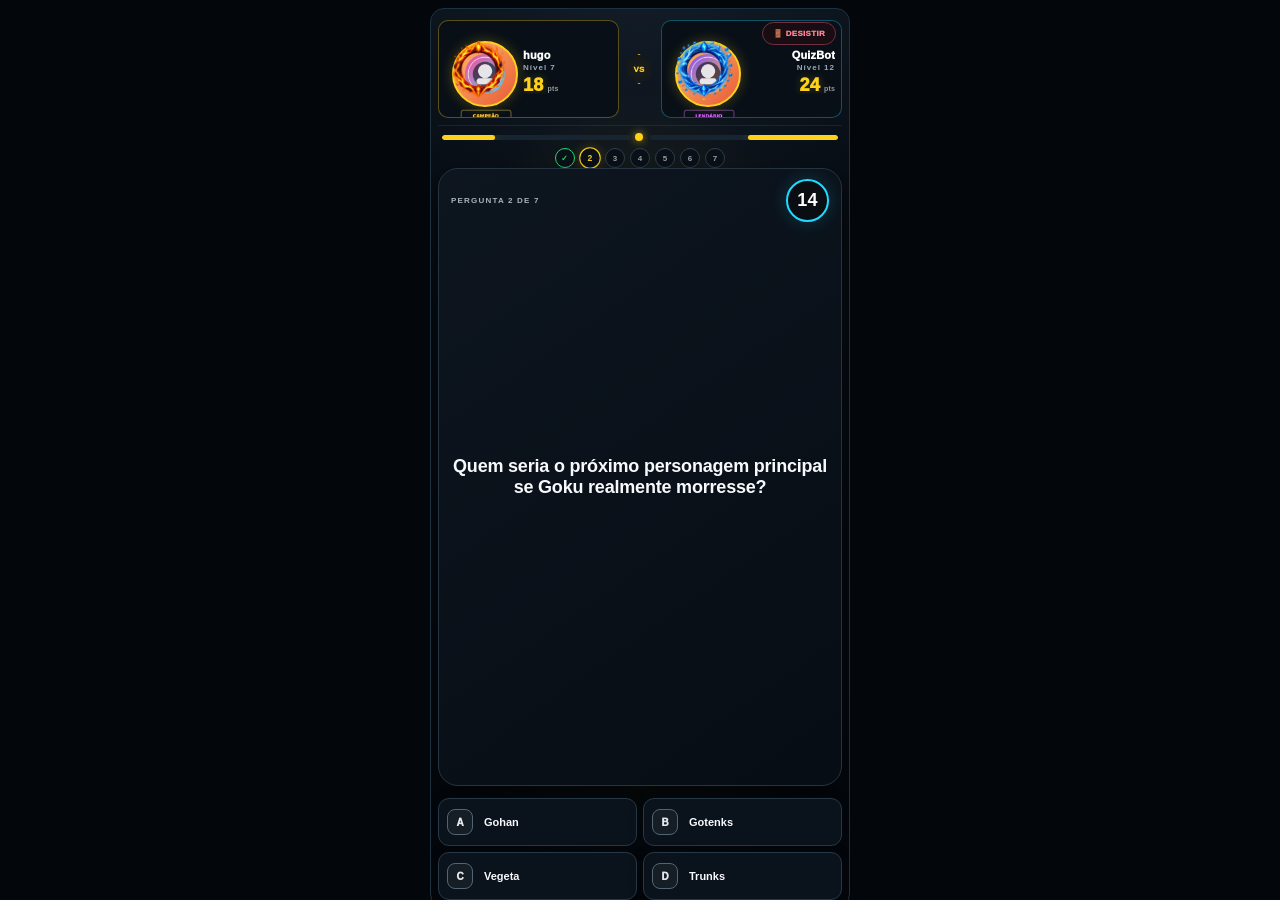
<file: duel-preview.html>
<!doctype html><html lang="pt-BR"><head><meta charset="utf-8"><meta name="viewport" content="width=device-width,initial-scale=1"><link rel="stylesheet" href="style-neo.css"><style>
body{margin:0!important;background:#03070c!important;font-family:Inter,Arial,sans-serif!important;color:#fff!important;overflow:hidden!important}
.demo{width:100%;height:100vh;box-sizing:border-box;padding:8px;display:flex;align-items:flex-start;justify-content:center}.neon-game{width:min(100%,420px);height:100%;box-sizing:border-box;overflow:hidden!important;border:1px solid #1d3140;border-radius:14px;padding:7px!important}
.neon-match-tools{height:18px;text-align:right}.match-forfeit-btn{font-size:8px;padding:5px 8px;border-radius:999px;background:#1b0c16;color:#fff;border:1px solid #c33}
.neon-progress{display:grid!important;grid-template-columns:1fr 10px 1fr;gap:5px;align-items:center;margin:4px 0}.neon-progress>div{height:5px;background:#172532;border-radius:9px;overflow:hidden}.neon-progress i{display:block;height:100%;background:#ffd21a;border-radius:9px}.neon-progress em{width:8px;height:8px;border-radius:50%;background:#ffd21a}
.neon-rounds{display:flex;justify-content:center;gap:5px;margin:5px 0}.neon-rounds span{width:20px;height:20px!important;display:grid;place-items:center;border-radius:50%;font-size:8px}
.neon-question-card{min-height:245px!important;margin-top:7px;padding:12px!important;display:flex;flex-direction:column;justify-content:center}.neon-question-meta{display:flex;justify-content:space-between;align-items:center}.neon-question-card p{font-size:18px!important;text-align:center;line-height:1.25;margin:18px 0!important}.neon-timer{width:43px!important;height:43px!important;display:grid;place-items:center;border:2px solid #20d9ff;border-radius:50%;font-weight:900}.neon-answers{display:grid;gap:6px;margin-top:7px}.neon-answer{min-height:48px!important;border-radius:11px!important;display:grid!important;grid-template-columns:30px 1fr 20px;align-items:center;text-align:left;padding:5px 8px!important}.neon-answer>span{width:26px!important;height:26px!important;display:grid;place-items:center;border:1px solid #536574;border-radius:8px}.neon-answer label{font-weight:800;font-size:11px}
</style></head><body><div class="demo"><div class="neon-game">
<div class="neon-match-tools"><button class="match-forfeit-btn">🚪 DESISTIR</button></div>
<div class="neon-duel-head">
<div class="duel-player-card mine"><div class="duel-player-visual"><div class="neon-avatar-wrap"><span class="avatar-frame-shell has-custom-frame" style="--avatar-size:48px"><span class="avatar neon-avatar"><img class="avatar-base" src="assets/store/avatars/neon.png" style="width:100%;height:100%;object-fit:cover;border-radius:50%"></span><img class="avatar-frame-overlay" src="assets/store/frames/fire.png"><div class="player-title-below game-title-below"><img class="player-title-image" src="assets/store/titles/campeao.png"></div></span></div></div><div class="duel-player-copy"><b>hugo</b><span>Nível 7</span><strong>18<small> pts</small></strong></div></div>
<div class="neon-vs">VS</div>
<div class="duel-player-card rival"><div class="duel-player-visual"><div class="neon-avatar-wrap"><span class="avatar-frame-shell has-custom-frame"><span class="avatar neon-avatar"><img class="avatar-base" src="assets/store/avatars/cosmic.png" style="width:100%;height:100%;object-fit:cover;border-radius:50%"></span><img class="avatar-frame-overlay" src="assets/store/frames/water.png"><div class="player-title-below game-title-below"><img class="player-title-image" src="assets/store/titles/lenda.png"></div></span></div></div><div class="duel-player-copy"><b>QuizBot</b><span>Nível 12</span><strong>24<small> pts</small></strong></div></div>
</div>
<div class="neon-progress"><div><i style="width:28%"></i></div><em></em><div><i style="width:48%"></i></div></div>
<div class="neon-rounds"><span class="done">✓</span><span class="current">2</span><span>3</span><span>4</span><span>5</span><span>6</span><span>7</span></div>
<div class="neon-question-card"><div class="neon-question-meta"><span>PERGUNTA 2 DE 7</span><div class="neon-timer">14</div></div><p>Quem seria o próximo personagem principal se Goku realmente morresse?</p></div>
<div class="neon-answers"><button class="neon-answer"><span>A</span><label>Gohan</label></button><button class="neon-answer"><span>B</span><label>Gotenks</label></button><button class="neon-answer"><span>C</span><label>Vegeta</label></button><button class="neon-answer"><span>D</span><label>Trunks</label></button></div>
</div></div></body></html>
</file>
<file: style-neo.css>
*{box-sizing:border-box}html,body{margin:0;min-height:100%;font-family:Inter,system-ui,-apple-system,Segoe UI,Roboto,Arial,sans-serif;background:#03050a;color:#f7f9ff}button,input,textarea,select{font:inherit}button{cursor:pointer;color:inherit}input,textarea,select{width:100%;background:#101827!important;color:#f7f9ff!important;border:1px solid #334055;border-radius:12px;padding:12px;outline:none}input::placeholder,textarea::placeholder{color:#8994a8!important}.app{min-height:100vh;width:min(100%,560px);margin:auto;padding:14px 16px 94px;background:radial-gradient(circle at 50% -12%,#1a2039 0,#080c15 38%,#03050a 100%);position:relative}.top{height:54px;display:flex;align-items:center;justify-content:space-between}.logo{font-size:22px;font-weight:950;display:flex;align-items:center;gap:8px}.bolt{width:33px;height:33px;border-radius:50%;display:grid;place-items:center;background:linear-gradient(135deg,#ff627a,#ff214d);box-shadow:0 7px 25px #ff244a55}.top-actions{display:flex;gap:7px}.circle{width:40px;height:40px;border-radius:50%;border:1px solid #ffffff18;background:#121a29;display:grid;place-items:center}.avatar{width:44px;height:44px;border-radius:50%;display:grid;place-items:center;background:linear-gradient(135deg,#ffbd69,#e85938);border:2px solid #ffb51b;font-weight:950}.avatar.big{width:78px;height:78px;font-size:25px}.muted{color:#aab3c3;font-size:12px}.title{font-size:27px;font-weight:950;margin:13px 0 4px}.subtitle{color:#aab3c3;font-size:13px;line-height:1.45}.card{background:linear-gradient(145deg,#121a2b,#0b111c);border:1px solid #ffffff12;border-radius:18px;box-shadow:0 15px 45px #0008}.pad{padding:16px}.stats{display:grid;grid-template-columns:repeat(3,1fr);gap:7px;margin-top:11px}.stat{background:#ffffff06;border:1px solid #ffffff0b;border-radius:12px;padding:9px;text-align:center}.stat b{display:block;font-size:16px}.stat small{font-size:8px;color:#9ba4b5}.xp{height:7px;background:#252d40;border-radius:9px;overflow:hidden;margin:9px 0 5px}.xp i{display:block;height:100%;width:82%;background:linear-gradient(90deg,#8d4dff,#ff3d64);border-radius:inherit}.primary,.secondary,.danger{width:100%;border:0;border-radius:13px;padding:14px;font-weight:950;margin-top:12px}.primary{background:linear-gradient(135deg,#ff526b,#ff294f);box-shadow:0 13px 30px #ff294f33}.secondary{background:#111a29;border:1px solid #334055}.danger{background:#451522;border:1px solid #ff3d5f55}.quick{display:grid;grid-template-columns:1fr 1fr;gap:9px;margin-top:10px}.quick button{background:#ffffff05;border:1px solid #ffffff0d;border-radius:13px;padding:13px;font-weight:850}.grid{display:grid;grid-template-columns:1fr 1fr;gap:10px;margin-top:18px}.cat{min-height:112px;border-radius:15px;border:1px solid #ffffff16;text-align:left;padding:14px;display:flex;flex-direction:column;justify-content:space-between;color:#fff;box-shadow:0 12px 25px #0005}.cat b{font-size:13px}.cat small{font-size:9px;color:#e0e6f0}.c1{background:linear-gradient(145deg,#0d67c8,#063d78)}.c2{background:linear-gradient(145deg,#078c56,#045438)}.c3{background:linear-gradient(145deg,#773ac7,#3c176b)}.c4{background:linear-gradient(145deg,#dd7c00,#814100)}.c5{background:linear-gradient(145deg,#c08b00,#715000)}.c6{background:linear-gradient(145deg,#008f8d,#005868)}.search{text-align:center;padding:42px 18px;margin-top:15px}.rings{width:180px;height:180px;border-radius:50%;display:grid;place-items:center;margin:0 auto;border:1px solid #1bdcff66;box-shadow:0 0 0 23px #19d9ff0b,0 0 0 50px #19d9ff05,0 0 70px #19d9ff25;animation:pulse 1.7s infinite}@keyframes pulse{50%{transform:scale(1.04)}}.rings .big{width:84px;height:84px;border-radius:50%;display:grid;place-items:center;background:#0781a4;font-size:48px;box-shadow:0 0 35px #19d9ff77}.op{display:flex;text-align:left;gap:10px;align-items:center;background:#ffffff05;border:1px solid #ffffff0d;border-radius:13px;padding:10px;margin-top:27px}.duel{display:flex;align-items:center;justify-content:space-between;padding:12px;border-radius:15px;background:linear-gradient(90deg,#1d1731,#111a2b,#29151e);border:1px solid #ffffff12}.qmeta{display:flex;align-items:center;gap:10px;margin:18px 2px}.timer{margin-left:auto;width:44px;height:44px;border:3px solid #ff3159;border-radius:50%;display:grid;place-items:center;font-weight:950}.question{text-align:center;font-size:20px;font-weight:950;line-height:1.3;margin:25px 6px 18px}.question img{max-width:100%;max-height:210px;border-radius:13px;margin-bottom:12px;display:block;margin-left:auto;margin-right:auto}.answers{display:grid;gap:8px}.answer{width:100%;min-height:51px;text-align:left;background:#101827!important;color:#f8faff!important;border:1px solid #2f394d!important;border-radius:13px;padding:11px 12px;font-weight:600}.answer b{display:inline-grid;place-items:center;width:27px;height:27px;border:1px solid #ff3159;color:#ff5470;border-radius:50%;margin-right:8px}.answer.correct{background:#087d46!important;border-color:#19ef7d!important}.answer.wrong{background:#8b1828!important;border-color:#ff4056!important}.answer.dim{opacity:.25}.power{display:grid;grid-template-columns:repeat(3,1fr);gap:7px;margin-top:12px}.power button{background:#071c25;border:1px solid #15cfff55;border-radius:11px;padding:10px;font-size:10px;font-weight:900}.result{text-align:center;padding-top:35px}.trophy{font-size:74px}.winner{font-size:29px;font-weight:1000;margin:7px 0 18px}.board{display:grid;grid-template-columns:1fr 50px 1fr;align-items:center;padding:20px 8px}.board b{font-size:25px}.green{color:#20ee82}.red{color:#ff4058}.tabs{display:grid;grid-template-columns:repeat(3,1fr);gap:4px;background:#ffffff05;padding:4px;border-radius:12px;margin:16px 0}.tabs button{border:0;background:transparent;color:#fff;padding:9px;border-radius:8px}.tabs .on{background:#ff3d5f}.list{display:grid;gap:7px}.row{display:grid;grid-template-columns:30px 44px 1fr auto;align-items:center;gap:8px;background:#ffffff05;border:1px solid #ffffff0b;border-radius:13px;padding:9px}.row.me{background:#151e2c;border-color:#3a4355}.form{display:grid;gap:9px}.form label{font-size:11px;color:#aeb7c8;font-weight:800}.notice{padding:11px;border-radius:11px;background:#101827;border:1px solid #2d384c;color:#b9c2d0;font-size:11px}.friends{display:grid;gap:8px}.friend{display:flex;align-items:center;gap:10px;padding:10px;background:#ffffff05;border:1px solid #ffffff0c;border-radius:13px}.friend>div:nth-child(2){flex:1}.mini{width:38px;height:38px;font-size:12px}.admin-nav{display:grid;grid-template-columns:repeat(2,1fr);gap:8px;margin-top:12px}.admin-nav button{padding:11px;border-radius:11px;background:#ffffff05;border:1px solid #ffffff0b}.image-preview{max-width:100%;max-height:180px;border-radius:12px;margin-top:7px;display:none}.bottom{position:fixed;bottom:0;left:50%;transform:translateX(-50%);width:min(100%,560px);height:74px;background:#060910ee;backdrop-filter:blur(16px);border-top:1px solid #ffffff10;display:grid;grid-template-columns:repeat(4,1fr);z-index:9;padding-bottom:env(safe-area-inset-bottom)}.bottom button{background:transparent;border:0;color:#818b9e;font-size:21px}.bottom button.active{color:#ff4c67}.bottom small{display:block;font-size:9px;margin-top:2px}.hidden{display:none!important}.center{text-align:center}@media(max-width:360px){.app{padding-left:12px;padding-right:12px}.question{font-size:18px}}
.avatar-img{object-fit:cover;display:block;overflow:hidden}.avatar.big.avatar-img{width:78px;height:78px}.avatar.huge{width:104px;height:104px;font-size:34px}.avatar.huge.avatar-img{width:104px;height:104px}.auth-card{text-align:center;margin-top:35px}.auth-logo{margin:auto;width:60px;height:60px;font-size:34px}.searchbar{display:grid;grid-template-columns:1fr auto;gap:8px;margin:14px 0}.searchbar button{border:0;border-radius:12px;padding:0 15px;background:#ff3d5f;font-weight:900}.plain-profile{border:0;background:transparent;padding:0}.player-row{width:100%;text-align:left;color:inherit}.player-row strong{white-space:nowrap}.profile-photo-wrap{position:relative;display:inline-block}.photo-btn{display:block;margin:8px auto 0;width:max-content;background:#111a29;border:1px solid #334055;border-radius:10px;padding:8px 11px;font-size:11px;font-weight:800;cursor:pointer}.profile-grid{display:grid;grid-template-columns:1fr 1fr;gap:8px;margin-top:12px}.profile-grid>div{background:#ffffff06;border:1px solid #ffffff0b;border-radius:11px;padding:10px}.profile-grid span{display:block;color:#aab3c3;font-size:10px}.profile-grid b{display:block;font-size:16px;margin-top:3px}.small-rings{width:90px;height:90px;box-shadow:0 0 0 10px #19d9ff0b,0 0 0 20px #19d9ff05}.small-rings .big{width:48px;height:48px;font-size:25px}.admin-head{display:flex;align-items:center;justify-content:space-between;gap:8px}.admin-head .secondary{width:auto;margin:0;padding:9px 12px}.admin-filters{display:grid;grid-template-columns:1fr 150px;gap:8px;margin-top:12px}.admin-list{display:grid;gap:8px;margin-top:12px}.question-admin{background:#ffffff05;border:1px solid #ffffff0b;border-radius:13px;padding:11px}.question-admin.inactive{opacity:.65}.question-admin p{margin:8px 0}.badge{display:inline-block;font-size:9px;font-weight:900;padding:4px 7px;border-radius:999px;background:#27324a;margin-right:5px}.badge.ok{background:#087d46}.badge.off{background:#54222d}.admin-actions{display:grid;grid-template-columns:1fr 1fr 1fr;gap:6px;margin-top:9px}.admin-actions button{margin:0;padding:9px 5px;font-size:10px}.question-admin .muted{line-height:1.5}@media(max-width:430px){.admin-filters{grid-template-columns:1fr}.admin-actions{grid-template-columns:1fr}.searchbar{grid-template-columns:1fr}.searchbar button{padding:11px}.player-row{grid-template-columns:30px 44px 1fr auto}}
.category-tools{margin:10px 0 4px}.category-tools .secondary{margin-top:0}.searchbar input{min-width:0}.searchbar button{white-space:nowrap}.admin-actions{align-items:stretch}.admin-actions .danger{margin:0}.admin-actions .secondary{margin:0}

/* v10 — matchmaking profissional, chat e seletor de categoria */
.match-found{min-height:calc(100vh - 120px);display:flex;flex-direction:column;align-items:center;justify-content:center;text-align:center;padding:24px 8px}.match-badge{display:inline-flex;align-items:center;justify-content:center;border:1px solid #ff3d5f66;background:#ff315912;color:#ff7187;border-radius:999px;padding:7px 13px;font-size:10px;font-weight:950;letter-spacing:.6px}.match-vs{width:100%;display:grid;grid-template-columns:1fr 60px 1fr;align-items:center;gap:8px;margin:28px 0}.match-player{display:flex;flex-direction:column;align-items:center;gap:7px}.match-player b{font-size:15px;max-width:130px;overflow:hidden;text-overflow:ellipsis;white-space:nowrap}.match-player small{font-size:9px;color:#8792a7;font-weight:900}.vs-glow{font-size:24px;font-weight:1000;color:#fff;text-shadow:0 0 20px #ff3d5f,0 0 35px #ff3d5f66}.countdown-label{color:#aab3c3;font-size:12px;margin-top:8px}.countdown-number{font-size:92px;line-height:1;font-weight:1000;margin:8px 0;text-shadow:0 0 35px #ff3d5f99;animation:countPop .85s ease both}@keyframes countPop{0%{transform:scale(.55);opacity:.2}60%{transform:scale(1.08);opacity:1}100%{transform:scale(1)}}.search-seconds{font-size:34px;font-weight:1000;margin:12px 0 2px;color:#fff}.search-seconds span{font-size:13px;color:#7f8ba0;font-weight:800}.chat-title{display:flex;align-items:center;gap:7px}.chat-box{padding:0;overflow:hidden;background:#080d16}.chat-messages{min-height:380px;max-height:calc(100vh - 260px);overflow-y:auto;padding:16px 12px;display:flex;flex-direction:column;gap:8px;background:radial-gradient(circle at 50% 0,#151c2d 0,#080d16 55%,#05080e 100%)}.chat-msg{display:flex;justify-content:flex-start}.chat-msg.mine{justify-content:flex-end}.chat-msg .bubble{max-width:78%;padding:9px 11px;border-radius:14px 14px 14px 4px;background:#151f31;border:1px solid #26344b;box-shadow:0 5px 15px #0003}.chat-msg.mine .bubble{border-radius:14px 14px 4px 14px;background:linear-gradient(135deg,#ff405f,#d92c4d);border-color:#ff6a82}.chat-msg .bubble>div{font-size:14px;line-height:1.4;white-space:pre-wrap;word-break:break-word}.chat-msg small{display:block;text-align:right;margin-top:4px;font-size:8px;opacity:.7}.chat-photo{display:block;max-width:230px;max-height:280px;border-radius:10px;object-fit:cover}.chat-compose{display:grid;grid-template-columns:38px 38px 1fr 44px;gap:6px;align-items:center;padding:9px;background:#0d1421;border-top:1px solid #ffffff10}.chat-compose input{min-width:0}.chat-tool{width:38px;height:38px;border-radius:11px;display:grid;place-items:center;background:#121d2d;border:1px solid #2c3b53;color:#dce3ef;font-size:18px;cursor:pointer}.send-chat{width:44px;height:40px;border:0;border-radius:12px;background:linear-gradient(135deg,#ff526b,#ff294f);font-size:20px;font-weight:950}.emoji-panel{display:grid;grid-template-columns:repeat(10,1fr);gap:4px;padding:8px;background:#0c1320;border-top:1px solid #ffffff0c}.emoji-btn{border:0;background:#151f30;border-radius:8px;padding:7px;font-size:18px}.modal-backdrop{position:fixed;inset:0;background:#02040bcc;backdrop-filter:blur(9px);z-index:30;display:flex;align-items:flex-end;justify-content:center;padding:12px}.modal-card{width:min(100%,540px);max-height:88vh;overflow:auto;background:linear-gradient(145deg,#141d2e,#090e18);border:1px solid #ffffff16;border-radius:22px;padding:20px;box-shadow:0 25px 80px #000b;position:relative}.modal-close{position:absolute;right:14px;top:12px;width:34px;height:34px;border-radius:50%;border:1px solid #334055;background:#111a29;color:#fff;font-size:22px}.challenge-picker h2{margin:12px 0 4px}.challenge-cats{display:grid;grid-template-columns:repeat(2,1fr);gap:8px;margin-top:10px}.challenge-cat{min-height:90px;text-align:left;padding:12px;border-radius:13px;background:#101827;border:1px solid #2b3850;color:#fff;display:grid;grid-template-columns:32px 1fr;grid-template-rows:1fr auto;column-gap:8px}.challenge-cat span{grid-row:1/3;font-size:25px;align-self:center}.challenge-cat b{align-self:end;font-size:12px}.challenge-cat small{color:#8995aa;font-size:9px;margin-top:3px}.more-cats{margin-top:12px;border-top:1px solid #ffffff0b;padding-top:10px}.more-cats summary{cursor:pointer;color:#ff7085;font-weight:900;font-size:11px}.more-cats .challenge-cats{margin-top:10px}@media(max-width:430px){.chat-messages{min-height:330px}.emoji-panel{grid-template-columns:repeat(5,1fr)}.match-vs{grid-template-columns:1fr 45px 1fr}.challenge-cats{grid-template-columns:1fr 1fr}}

/* QuizUp clássico */
.bonus-note{margin-top:10px;text-align:center;font-weight:900;color:#ffd166;font-size:13px;letter-spacing:.2px}
.score-pop{margin-top:8px;text-align:center;font-weight:900;font-size:18px;color:#35e0a1;animation:scorePop .35s ease-out}
@keyframes scorePop{from{transform:translateY(5px);opacity:.2}to{transform:translateY(0);opacity:1}}

/* v17 — feedback visual imediato da resposta */
.answer.answer-correct{background:linear-gradient(135deg,#087d46,#075d37)!important;border-color:#20ef87!important;box-shadow:0 0 0 2px #20ef8730,0 8px 22px #00c96a25!important}
.answer.answer-wrong{background:linear-gradient(135deg,#8d1c2c,#651522)!important;border-color:#ff4058!important;box-shadow:0 0 0 2px #ff405830,0 8px 22px #ff294f25!important}
.answer.answer-correct b{border-color:#20ef87;color:#fff;background:#20ef87}
.answer.answer-wrong b{border-color:#ff4058;color:#fff;background:#ff4058}
.answer-mark{float:right;font-size:20px;font-weight:1000;line-height:27px}

/* v18 — fila discreta, transição entre perguntas e pontuação perfeita */
.queue-avatars{display:flex;justify-content:center;align-items:center;gap:8px;margin:18px auto 8px;min-height:52px}
.queue-avatar{width:46px;height:46px;font-size:16px;border:2px solid #ffbd28;box-shadow:0 0 0 3px #ffbd2820,0 7px 18px #0006}
.queue-more{width:46px;height:46px;border-radius:50%;display:grid;place-items:center;background:#121c2b;border:1px solid #33445e;color:#b7c2d4;font-weight:1000;letter-spacing:2px}
.next-question-screen{min-height:calc(100vh - 145px);display:flex;flex-direction:column;align-items:center;justify-content:center;text-align:center;padding:24px}
.next-kicker{font-size:11px;font-weight:950;letter-spacing:2px;color:#ff5a73;margin-bottom:12px}
.next-title{font-size:28px;font-weight:1000;margin-bottom:14px}
.next-number{font-size:104px;line-height:.9;font-weight:1000;color:#fff;text-shadow:0 0 30px #ff3d5f99;animation:countPop .8s ease both}
.perfect-score{margin:15px 0 8px;padding:12px 18px;border-radius:999px;background:#13d87918;border:1px solid #20ee8270;color:#20ee82;font-size:14px;font-weight:1000;letter-spacing:.5px;box-shadow:0 0 25px #20ee8220}
.rematch-notice{margin:12px 0}
@media(max-width:430px){.queue-avatar{width:42px;height:42px}.queue-more{width:42px;height:42px}.next-title{font-size:24px}.next-number{font-size:88px}}

/* Notificações */
.notify-btn{position:relative}
.notify-badge{position:absolute;top:-5px;right:-4px;min-width:19px;height:19px;padding:0 5px;border-radius:999px;background:#ff3158;color:#fff;font-size:10px;font-weight:900;display:flex;align-items:center;justify-content:center;border:2px solid #0b1020;box-shadow:0 3px 12px rgba(255,49,88,.45)}
.notification-list{padding:8px}
.notification-item{position:relative;display:flex;align-items:center;gap:12px;padding:13px 10px;border-radius:14px;border:1px solid transparent;cursor:pointer;transition:.18s;background:rgba(255,255,255,.015)}
.notification-item + .notification-item{margin-top:6px}
.notification-item:hover{background:rgba(255,255,255,.045);border-color:#273550}
.notification-item.unread{background:linear-gradient(90deg,rgba(255,49,88,.10),rgba(255,255,255,.025));border-color:rgba(255,49,88,.22)}
.notification-avatar{flex:0 0 auto}
.notification-content{min-width:0;flex:1}
.notification-content b{display:block;margin-bottom:4px}
.notification-content small{display:block;margin-top:5px;color:#6f7c95;font-size:10px}
.unread-dot{width:9px;height:9px;border-radius:50%;background:#ff3158;box-shadow:0 0 10px rgba(255,49,88,.65);flex:0 0 auto}
.empty-notifications{text-align:center;padding:35px 12px;font-weight:800;font-size:16px}
.empty-notifications .muted{margin-top:7px;font-weight:400;font-size:12px}
.notification-actions{display:grid;gap:8px;margin-top:10px}
@media(min-width:700px){.notification-actions{grid-template-columns:1fr 1fr}}
.notification-home-card{margin-top:12px;padding:8px}
.notification-home-btn{width:100%;display:flex;align-items:center;gap:12px;text-align:left;border:1px solid #26334b;border-radius:14px;background:#101827;color:#fff;padding:12px;cursor:pointer}
.notification-home-btn:hover{border-color:#ff3158}
.notification-home-icon{width:42px;height:42px;border-radius:12px;display:grid;place-items:center;background:rgba(255,49,88,.12);font-size:21px;flex:0 0 auto}
.notification-home-btn span:nth-child(2){flex:1;min-width:0}
.notification-home-btn b{display:block;font-size:13px}
.notification-home-btn small{display:block;color:#8b98ae;margin-top:3px;font-size:10px}
.notification-home-btn strong{min-width:26px;height:26px;border-radius:999px;background:#ff3158;display:grid;place-items:center;font-size:11px}
.notification-check{color:#36e58a;font-size:18px!important;font-weight:900}

/* =========================================================
   QuizUp clássico — camada visual baseada no vídeo de referência
   ========================================================= */
:root{--q-red:#ee3157;--q-red2:#ff4b6b;--q-pink:#ffdce4;--q-paper:#f7f7f7;--q-ink:#25252b;--q-muted:#8b8d95;--q-dark:#05070b;--q-blue:#49a9ff}
html,body{background:#05070b!important;color:#fff}
body{font-family:Arial,Helvetica,sans-serif}
.app{max-width:520px;margin:0 auto;min-height:100vh;padding-bottom:76px;background:#f6f6f7;color:var(--q-ink)}
.classic-top{height:48px;background:linear-gradient(180deg,#f33c61,#e72b50);color:#fff;display:grid;grid-template-columns:48px 1fr auto;align-items:center;position:sticky;top:0;z-index:20;box-shadow:0 2px 7px #0004}
.classic-top>b{text-align:center;font-size:14px;letter-spacing:.2px;white-space:nowrap;overflow:hidden;text-overflow:ellipsis}
.top-gear,.top-icon{border:0;background:transparent;color:#fff;width:42px;height:42px;font-size:20px;cursor:pointer}.top-right{display:flex;align-items:center;gap:1px}.top-avatar{border:0;background:transparent;padding:3px}.top-avatar .avatar{width:30px;height:30px}
.classic-top .notify-btn{font-size:0;position:relative}.classic-top .notify-btn:before{content:'◉';font-size:15px}.classic-top .notify-badge{top:1px;right:-1px;border-color:var(--q-red);font-size:9px;width:17px;height:17px}
.classic-bottom{position:fixed;left:50%;bottom:0;transform:translateX(-50%);width:min(520px,100%);height:64px;background:#fff;border-top:1px solid #dfe0e5;display:grid;grid-template-columns:1fr 1fr 76px 1fr 1fr;z-index:40;box-shadow:0 -3px 12px #0002}
.classic-nav{border:0;background:#fff;color:#9da0a8;display:flex;flex-direction:column;align-items:center;justify-content:center;gap:2px;font-size:20px;cursor:pointer}.classic-nav small{font-size:9px;font-weight:800}.classic-nav.active{color:var(--q-red)}
.classic-play{width:58px;height:58px;border-radius:50%;border:5px solid #fff;background:var(--q-red);color:#fff;align-self:start;justify-self:center;margin-top:-17px;box-shadow:0 2px 12px #0003;font-size:30px;cursor:pointer}.classic-play span{display:block;transform:translateY(-1px)}
.classic-home,.classic-page,.classic-profile,.topic-detail{padding-bottom:18px}.home-hero{background:linear-gradient(135deg,#172b43,#3b1531 48%,#e42f54);color:#fff;padding:18px 16px 0;position:relative;overflow:hidden}.home-hero:after,.profile-cover:after{content:'';position:absolute;inset:0;background:radial-gradient(circle at 80% 10%,#fff3,transparent 35%),linear-gradient(135deg,#0003,transparent 55%);pointer-events:none}.home-avatar{position:relative;z-index:1;width:82px;height:82px;margin:2px auto 8px;font-size:28px;border:3px solid #fff;box-shadow:0 2px 10px #0006}.home-name{position:relative;z-index:1;text-align:center}.home-name h1{font-size:20px;margin:2px 0 3px}.home-name div{font-size:10px;opacity:.9}.home-stats{position:relative;z-index:1;display:grid;grid-template-columns:repeat(3,1fr);margin-top:16px;background:#0003}.home-stats span{padding:9px;text-align:center;border-right:1px solid #fff2}.home-stats span:last-child{border-right:0}.home-stats b{display:block;font-size:20px}.home-stats small{font-size:8px;font-weight:900;opacity:.8}
.classic-myquiz{margin:10px 10px 16px;width:calc(100% - 20px);display:flex;align-items:center;gap:12px;border:1px solid #ddd;background:#fff;padding:12px;border-radius:4px;text-align:left;box-shadow:0 1px 3px #0001;color:#25252b}.classic-myquiz>span{width:42px;height:42px;border-radius:6px;background:var(--q-red);color:#fff;display:grid;place-items:center;font-size:22px}.classic-myquiz div{flex:1}.classic-myquiz b,.classic-myquiz small{display:block}.classic-myquiz b{font-size:12px}.classic-myquiz small{font-size:10px;color:#92949c;margin-top:4px}.classic-myquiz strong{font-size:24px;color:#bbb}
.classic-section-head{display:flex;justify-content:space-between;align-items:center;padding:11px 12px 7px}.classic-section-head b{font-size:13px}.classic-section-head button{border:0;background:none;color:var(--q-red);font-size:9px;font-weight:900}.followed-grid,.topic-grid{display:grid;grid-template-columns:repeat(4,1fr);gap:8px;padding:0 10px}.followed-topic,.classic-cat{border:0;border-radius:4px;background:#fff;min-height:88px;padding:8px 4px;display:flex;flex-direction:column;align-items:center;justify-content:center;gap:4px;box-shadow:0 1px 3px #0001;cursor:pointer;color:#2a2b31}.followed-topic span,.classic-cat span{width:42px;height:42px;border-radius:5px;display:grid;place-items:center;background:#ddd;font-size:22px}.followed-topic b,.classic-cat b{font-size:9px;text-align:center}.followed-topic small,.classic-cat small{font-size:8px;color:#9b9ca2}.c1 span,.c1 .topic-icon{background:#ffd4dd}.c2 span,.c2 .topic-icon{background:#cfe9ff}.c3 span,.c3 .topic-icon{background:#ddd4ff}.c4 span,.c4 .topic-icon{background:#d4f4d9}.c5 span,.c5 .topic-icon{background:#ffe6ba}.c6 span,.c6 .topic-icon{background:#d8e8ff}
.activity-feed{background:#fff;border-top:1px solid #e4e4e7;border-bottom:1px solid #e4e4e7}.activity-item{display:flex;gap:10px;padding:11px 13px;border-bottom:1px solid #eee}.activity-item:last-child{border-bottom:0}.activity-dot{width:28px;height:28px;border-radius:50%;background:#f2f3f5;color:var(--q-red);display:grid;place-items:center;font-weight:900}.activity-item b,.activity-item small{display:block}.activity-item b{font-size:11px}.activity-item small{font-size:9px;color:#999;margin-top:3px}.classic-shortcuts{display:grid;grid-template-columns:repeat(3,1fr);gap:7px;padding:12px 10px}.classic-shortcuts button{background:#fff;border:1px solid #e0e0e4;padding:11px 5px;color:#555;font-weight:800;border-radius:4px}
.classic-banner{margin:10px;background:linear-gradient(135deg,#ff5576,#df254d);color:#fff;border-radius:4px;padding:16px}.classic-banner b,.classic-banner span{display:block}.classic-banner b{font-size:18px}.classic-banner span{font-size:10px;margin-top:5px;opacity:.9}.classic-search{margin:0 10px 8px;display:grid;grid-template-columns:1fr 42px;gap:0;background:#fff;border:1px solid #ddd}.classic-search input{border:0;background:#fff;color:#333;border-radius:0}.classic-search button{border:0;background:#fff;color:#aaa;font-size:20px}.topic-list{background:#fff;border-top:1px solid #ddd}.topic-list-row{width:100%;display:flex;align-items:center;gap:11px;text-align:left;border:0;border-bottom:1px solid #ececef;background:#fff;padding:10px 12px;color:#333}.topic-list-row>span:nth-child(2){flex:1}.topic-list-row b,.topic-list-row small{display:block}.topic-list-row b{font-size:12px}.topic-list-row small{font-size:9px;color:#999;margin-top:2px}.topic-list-row>strong{font-size:22px;color:#bbb}.topic-icon{width:42px;height:42px;border-radius:5px;display:grid;place-items:center;font-size:22px;flex:0 0 auto}
.topic-detail{background:#f6f6f7;min-height:calc(100vh - 48px)}.topic-cover{background:linear-gradient(135deg,#192c46,#ee3157);color:#fff;text-align:center;padding:24px 15px 18px}.topic-cover-icon{width:64px;height:64px;border-radius:50%;background:#fff2;border:2px solid #fff8;display:grid;place-items:center;margin:0 auto 8px;font-size:30px}.topic-cover h1{font-size:22px;margin:0}.topic-cover p{margin:4px 0 0;font-size:10px}.classic-big-play{margin:10px;width:calc(100% - 20px);height:48px;border:0;background:var(--q-red);color:#fff;border-radius:4px;font-weight:900;box-shadow:0 2px 5px #0002}.topic-progress{background:#fff;margin:0 10px;padding:13px;border:1px solid #e1e1e4}.progress-head{display:flex;justify-content:space-between;font-size:10px}.topic-progress-bar{height:7px;background:#e9e9ed;margin-top:7px;border-radius:10px;overflow:hidden}.topic-progress-bar i{display:block;height:100%;background:var(--q-red)}.classic-stat-grid{display:grid;grid-template-columns:repeat(4,1fr);margin:10px;background:#fff;border:1px solid #e1e1e4}.classic-stat-grid>div{padding:12px 3px;text-align:center;border-right:1px solid #eee}.classic-stat-grid>div:last-child{border-right:0}.classic-stat-grid b,.classic-stat-grid small{display:block}.classic-stat-grid b{font-size:18px}.classic-stat-grid small{font-size:8px;color:#999;margin-top:3px}.topic-ranking{margin:0 10px}.topic-detail>.secondary{margin:12px 10px;width:calc(100% - 20px)}
.classic-loading,.classic-match-found{min-height:calc(100vh - 48px);background:#05070b;color:#fff;display:flex;flex-direction:column;align-items:center;justify-content:center;text-align:center;padding:20px}.loading-bolt{width:74px;height:74px;border:3px solid #fff;border-radius:50%;display:grid;place-items:center;font-size:40px;margin-bottom:18px;box-shadow:0 0 22px #fff5}.loading-bolt.pulse{animation:classicPulse 1.3s infinite}@keyframes classicPulse{50%{transform:scale(1.06);box-shadow:0 0 35px #ff315877}}.classic-loading>b,.classic-match-label{font-size:11px;letter-spacing:1px;color:#ff5575}.classic-loading h2{font-size:18px}.classic-match-found .match-vs{width:min(100%,430px);margin:28px 0}.classic-round-transition{min-height:calc(100vh - 48px);background:#05070b;color:#fff;display:flex;flex-direction:column;align-items:center;justify-content:center;gap:14px}.classic-round-transition strong{font-size:92px}.classic-game{min-height:100vh;background:#05070b;color:#fff;padding-bottom:18px}.classic-scorebar{height:54px;display:grid;grid-template-columns:1fr 42px 1fr;align-items:center;border-bottom:1px solid #ffffff12;padding:4px 8px}.classic-scorebar>div{display:grid;grid-template-columns:28px 1fr;grid-template-rows:1fr 1fr;column-gap:6px;align-items:center;min-width:0}.classic-scorebar>div:last-child{text-align:right;grid-template-columns:1fr 28px}.classic-scorebar .avatar{grid-row:1/3}.classic-scorebar span{font-size:8px;color:#b7bcc7;white-space:nowrap;overflow:hidden;text-overflow:ellipsis}.classic-scorebar b{font-size:17px}.round-count{text-align:center;color:#ffdf5d;font-size:10px;font-weight:900}.classic-question{position:relative;min-height:330px;padding:48px 40px 35px;display:flex;align-items:center;justify-content:center;text-align:center}.classic-question p{font-size:18px;line-height:1.18;font-weight:700;margin:0;position:relative;z-index:2}.classic-question img{position:absolute;max-width:75%;max-height:130px;top:25px;object-fit:contain;border-radius:4px;opacity:.95}.classic-timer{position:absolute;top:8px;left:50%;transform:translateX(-50%);width:34px;height:34px;border-radius:50%;border:2px solid #fff;display:grid;place-items:center;font-weight:900;font-size:13px;z-index:3}.quiz-line{position:absolute;top:20%;bottom:18%;width:2px;background:#eff35a;box-shadow:0 0 5px #eff35a55}.quiz-line.left{left:14px}.quiz-line.right{right:14px}.classic-answers{display:grid;gap:6px;padding:0 12px 12px}.classic-answer{min-height:48px;border:1px solid #60636a;background:linear-gradient(#f7f7f8,#dcdde0);color:#24252a;border-radius:2px;text-align:left;padding:9px 12px;font-size:12px;font-weight:700;display:grid;grid-template-columns:28px 1fr 24px;align-items:center;cursor:pointer;box-shadow:0 1px 1px #0008}.classic-answer span{width:23px;height:23px;border:1px solid #a6a7aa;background:#fff;display:grid;place-items:center;border-radius:2px;font-size:10px}.classic-answer b:last-child{text-align:center;color:var(--q-red);font-size:17px}.classic-answer.answer-correct{background:#58c879!important;border-color:#8df0a7!important;color:#082b13!important}.classic-answer.answer-wrong{background:#ef7184!important;border-color:#ffb0bb!important;color:#3b0a12!important}.classic-answer.selected{transform:scale(.995)}.classic-wait{text-align:center;font-size:9px;color:#ffdb4e;padding:7px}
.classic-result{min-height:100vh;background:#05070b;color:#fff;text-align:center;padding:18px 12px 30px}.result-kicker{font-size:9px;color:#7ea7ff;font-weight:900;letter-spacing:1px}.classic-result h1{font-size:25px;margin:3px 0 12px}.result-players{display:grid;grid-template-columns:1fr 30px 1fr;align-items:center;gap:4px}.result-players>div{display:flex;flex-direction:column;align-items:center;gap:4px}.result-players b{font-size:10px}.result-players strong{font-size:24px}.result-players>span{color:#aaa;font-weight:900}.green{color:#45e88a!important}.red{color:#ff4f70!important}.result-metrics{display:grid;grid-template-columns:repeat(3,1fr);gap:5px;margin:14px 0}.result-metrics>div{border:1px solid #2a3040;background:#0d111b;padding:8px}.result-metrics b,.result-metrics small{display:block}.result-metrics b{font-size:16px}.result-metrics small{font-size:7px;color:#8f98aa;margin-top:2px}.classic-xp{display:flex;align-items:center;gap:12px;text-align:left;margin:12px 0 18px}.xp-circle{width:76px;height:76px;border-radius:50%;border:7px solid #fff;display:flex;flex-direction:column;align-items:center;justify-content:center;flex:0 0 auto}.xp-circle span{font-size:8px}.xp-circle b{font-size:13px;color:#ffdb4e}.classic-xp b,.classic-xp small{display:block}.classic-xp b{font-size:12px}.classic-xp small{font-size:9px;color:#9aa1af;margin-top:3px}.result-detail{text-align:left;margin-top:8px}.result-detail>b{display:block;text-align:center;color:#fff;font-size:10px;letter-spacing:1px;margin-bottom:5px}.score-chart{width:100%;height:190px;background:#080c14;border:1px solid #242a38}.score-chart line{stroke:#687080;stroke-width:.8}.score-chart polyline{fill:none;stroke:#fff;stroke-width:2}.score-chart .rival-line{stroke:#ff5271}.score-chart text{fill:#9da5b5;font-size:8px}.result-actions{display:grid;grid-template-columns:repeat(3,1fr);gap:6px;margin-top:12px}.result-btn{border:0;padding:9px 5px;border-radius:3px;font-size:9px;font-weight:900}.result-btn.play{background:#ff3e61;color:#fff}.result-btn.chat{background:#a8d9ff;color:#14202d}.result-btn.publish{background:#e7eb5e;color:#222}.result-actions .secondary{grid-column:1/-1;margin:0}.perfect-score{display:inline-block}.classic-profile{background:#f6f6f7;min-height:calc(100vh - 48px);padding-bottom:20px}.profile-cover{background:linear-gradient(135deg,#152d46,#e72e55);color:#fff;text-align:center;padding:18px 12px 0;position:relative}.profile-avatar{width:88px;height:88px;border:3px solid #fff;margin:0 auto 7px;position:relative;z-index:2}.profile-cover h1,.profile-cover p{position:relative;z-index:2;margin:3px}.profile-cover h1{font-size:19px}.profile-cover p{font-size:9px;opacity:.9}.profile-numbers{position:relative;z-index:2;display:grid;grid-template-columns:repeat(3,1fr);margin-top:12px;background:#0003}.profile-numbers span{padding:9px;border-right:1px solid #fff2;font-size:8px}.profile-numbers span:last-child{border:0}.profile-numbers b{display:block;font-size:18px}.profile-photo-action{display:block;width:max-content;margin:-12px auto 8px;position:relative;z-index:4;background:#fff;border:1px solid #ddd;padding:7px 10px;border-radius:3px;font-size:9px;color:#555}.profile-topic-list{background:#fff;border-top:1px solid #ddd;border-bottom:1px solid #ddd}.profile-topic-list button{width:100%;display:flex;align-items:center;gap:10px;border:0;border-bottom:1px solid #eee;background:#fff;padding:10px 12px;text-align:left}.profile-topic-list button>span{width:36px;height:36px;background:#ffdce4;color:var(--q-red);display:grid;place-items:center;border-radius:4px}.profile-topic-list button>div{flex:1}.profile-topic-list b,.profile-topic-list small{display:block}.profile-topic-list b{font-size:11px}.profile-topic-list small{font-size:8px;color:#999;margin-top:2px}.profile-topic-list strong{font-size:10px;color:#777}.classic-profile-grid{margin:10px;background:#fff;border:1px solid #ddd}.classic-profile-grid>div{background:#fff}.classic-page .card,.classic-page .list,.topic-detail .list{color:#333}
@media(max-width:430px){.app{padding-bottom:70px}.followed-grid,.topic-grid{grid-template-columns:repeat(4,1fr);gap:6px}.followed-topic,.classic-cat{min-height:80px}.classic-question{min-height:300px;padding-left:34px;padding-right:34px}.classic-question p{font-size:16px}.classic-answer{font-size:11px;min-height:46px}.result-actions{grid-template-columns:1fr 1fr 1fr}}

/* Login/cadastro e áreas sociais no acabamento clássico */
.auth-card,.app>.card{border-radius:0!important;box-shadow:none!important}.auth-card{margin:0!important;background:#fff!important;color:#222!important;min-height:calc(100vh - 48px);padding:35px 18px!important}.auth-card .auth-logo{margin:0 auto 12px;background:var(--q-red);color:#fff;width:62px;height:62px;border-radius:50%;display:grid;place-items:center;font-size:32px}.auth-card h1{color:#222;font-size:23px}.auth-card .subtitle{color:#888}.form label{color:#555}.form input,.form select,.form textarea{background:#fff!important;color:#222!important;border:1px solid #d9d9dd!important;border-radius:2px!important}.primary{background:var(--q-red)!important;border-radius:3px!important;box-shadow:none!important}.secondary{border-radius:3px!important;background:#fff!important;color:#555!important;border:1px solid #d5d5da!important}.friends,.notification-list,.chat-box{border-radius:0!important}.notification-item{border-radius:0!important;background:#fff!important;border-color:#ececef!important;color:#333}.notification-item.unread{background:#fff2f5!important;border-color:#ffd3dc!important}.notification-content .muted{color:#777}.friend{background:#fff!important;color:#333;border-bottom:1px solid #eee;padding:10px}.searchbar input{border-radius:0!important}.badge{border-radius:2px!important}
.classic-page{background:#f6f6f7;min-height:calc(100vh - 48px)}
.classic-page .tabs{background:#fff;border:0}.classic-tabs button{color:#888}.classic-tabs button.on{color:var(--q-red);border-bottom:2px solid var(--q-red)}
.podium{display:grid;grid-template-columns:repeat(3,1fr);gap:6px;padding:0 10px 10px}.podium-card{border:1px solid #ddd;background:#fff;border-radius:3px;padding:10px 4px;display:flex;flex-direction:column;align-items:center;gap:4px;color:#333}.podium-card.p1{transform:translateY(-5px);border-color:#f2c94c}.podium-card span{font-size:20px}.podium-card b{font-size:10px;max-width:100%;overflow:hidden;text-overflow:ellipsis;white-space:nowrap}.podium-card small{font-size:8px;color:#999}.classic-select{margin:0 10px 8px;width:calc(100% - 20px);height:40px;border:1px solid #ddd;background:#fff;color:#333;border-radius:2px;padding:0 10px}

/* v22 - criador de tópicos */
.contribute-page{padding-bottom:28px}
.category-question-card{margin-top:14px;padding:14px;border:1px solid #ddd;border-radius:10px;background:#fafafa}
.category-question-card:first-of-type{margin-top:10px}
.cq-head{display:flex;justify-content:space-between;gap:10px;align-items:center;margin-bottom:10px;font-size:14px}
.cq-head span{font-size:11px;color:#777}
.cq-options{display:grid;grid-template-columns:1fr 1fr;gap:8px;margin:8px 0}
.category-question-card textarea,.category-question-card input,.category-question-card select{width:100%;box-sizing:border-box}
.category-package-admin{border-left:4px solid #f12652}
.category-package-admin h3{margin:8px 0 4px}
.package-review{margin-top:10px;border-top:1px solid #ddd;padding-top:8px}
.package-review-q{padding:9px 0;border-bottom:1px solid #e5e5e5}
.package-review-q:last-child{border-bottom:0}
.package-review-q .badge{display:inline-block;margin:6px 4px 0 0}
@media(max-width:520px){.cq-options{grid-template-columns:1fr}.cq-head{align-items:flex-start;flex-direction:column}.category-question-card{padding:11px}}

/* v27 — placar lateral no estilo QuizUp clássico + feedback de pontuação */
.classic-game{position:relative;overflow:hidden}
.classic-side-score{position:absolute;top:74px;bottom:24px;width:7px;z-index:1;pointer-events:none;display:flex;align-items:flex-end}
.classic-side-score.left{left:4px}
.classic-side-score.right{right:4px}
.side-score-track{position:relative;width:5px;height:100%;border-radius:999px;background:rgba(255,255,255,.12);overflow:hidden;box-shadow:0 0 5px rgba(255,255,255,.08)}
.side-score-track i{display:block;position:absolute;left:0;right:0;bottom:0;height:0;border-radius:999px;background:linear-gradient(180deg,#fff35a,#d7df31);box-shadow:0 0 9px rgba(239,243,90,.65);transition:height .35s ease}
.answer-feedback{margin:7px 12px 3px;text-align:center;border-radius:8px;padding:8px 10px;font-weight:900;display:flex;justify-content:center;align-items:center;gap:8px;animation:scorePop .25s ease-out}
.answer-feedback strong{font-size:11px}
.answer-feedback span{font-size:13px}
.answer-feedback.correct{background:rgba(32,239,135,.13);border:1px solid rgba(32,239,135,.55);color:#55f09b}
.answer-feedback.wrong{background:rgba(255,64,88,.13);border:1px solid rgba(255,64,88,.55);color:#ff7082}
.classic-answer.answer-correct{background:#58c879!important;border-color:#8df0a7!important;color:#082b13!important;box-shadow:0 0 0 2px rgba(32,239,135,.12)}
.classic-answer.answer-wrong{background:#ef7184!important;border-color:#ffb0bb!important;color:#3b0a12!important;box-shadow:0 0 0 2px rgba(255,64,88,.12)}
.classic-answer:disabled{cursor:default}
@media(max-width:430px){
  .classic-side-score{top:70px;bottom:22px;width:6px}
  .classic-side-score.left{left:3px}.classic-side-score.right{right:3px}
  .side-score-track{width:4px}
}

/* v33 — redesign neon competitivo, inspirado no mockup do novo layout */
:root{--n-bg:#05080d;--n-panel:#0b1119;--n-panel2:#101923;--n-line:#24303c;--n-yellow:#ffd21a;--n-yellow2:#ffef70;--n-green:#35ee83;--n-red:#ff4b62;--n-text:#f7f9fc;--n-muted:#8d99a8}
.neon-game{min-height:100vh;margin:-0px;background:radial-gradient(circle at 50% 0%,#151c27 0,#080c12 34%,#04070b 75%);color:var(--n-text);padding:0 12px 26px;position:relative;overflow:hidden}
.neon-game:before{content:"";position:absolute;inset:0;pointer-events:none;background:radial-gradient(circle at 50% 28%,rgba(255,210,26,.09),transparent 25%),radial-gradient(circle at 50% 75%,rgba(255,210,26,.035),transparent 30%)}
.neon-duel-head{position:relative;z-index:2;display:grid;grid-template-columns:1fr 48px 1fr;align-items:center;gap:6px;padding:12px 4px 8px;border-bottom:1px solid rgba(255,255,255,.07)}
.neon-player{display:flex;align-items:center;gap:7px;min-width:0}.neon-player.rival{justify-content:flex-end;text-align:right}.neon-player-copy{min-width:0;display:flex;flex-direction:column;line-height:1.05}.neon-player-copy span{font-size:7px;font-weight:900;letter-spacing:1.1px;color:var(--n-yellow)}.neon-player-copy b{font-size:10px;white-space:nowrap;overflow:hidden;text-overflow:ellipsis;margin-top:3px}.neon-player-copy strong{font-size:21px;margin-top:3px}.neon-player-copy small{font-size:7px;color:#9ca6b4;margin-left:2px}.neon-avatar-wrap{width:36px;height:36px;flex:0 0 36px}.neon-avatar{width:36px!important;height:36px!important;border:2px solid var(--n-yellow)!important;box-shadow:0 0 13px rgba(255,210,26,.28);font-size:11px!important}.neon-vs{width:38px;height:38px;border:1px solid var(--n-yellow);clip-path:polygon(50% 0,93% 25%,93% 75%,50% 100%,7% 75%,7% 25%);background:#15191d;color:var(--n-yellow);display:grid;place-items:center;font-weight:1000;font-size:10px;box-shadow:0 0 16px rgba(255,210,26,.16)}
.neon-progress{position:relative;z-index:2;display:grid;grid-template-columns:1fr 14px 1fr;gap:5px;align-items:center;padding:7px 4px 4px}.neon-progress>div{height:6px;background:#202a34;border-radius:999px;overflow:hidden}.neon-progress>div:first-child{direction:ltr}.neon-progress>div:last-child{direction:rtl}.neon-progress i{display:block;height:100%;background:linear-gradient(90deg,#ffb900,var(--n-yellow2));border-radius:999px;box-shadow:0 0 10px rgba(255,210,26,.35);transition:width .45s ease}.neon-progress em{width:6px;height:6px;border-radius:50%;background:var(--n-yellow);box-shadow:0 0 8px rgba(255,210,26,.7)}
.neon-rounds{position:relative;z-index:2;display:flex;justify-content:center;gap:7px;padding:9px 0 13px}.neon-rounds span{width:25px;height:25px;border-radius:50%;display:grid;place-items:center;background:#202730;border:1px solid #39434d;color:#9da6b0;font-size:9px;font-weight:900}.neon-rounds span.done{background:#26372c;border-color:#3ee980;color:var(--n-green)}.neon-rounds span.current{background:var(--n-yellow);border-color:#fff1a0;color:#111;box-shadow:0 0 0 3px rgba(255,210,26,.12),0 0 16px rgba(255,210,26,.28);transform:scale(1.08)}
.neon-question-card{position:relative;z-index:2;margin:0 4px 14px;border:1px solid rgba(255,255,255,.09);background:linear-gradient(145deg,rgba(18,25,34,.98),rgba(8,12,17,.98));border-radius:20px;padding:12px 16px 20px;min-height:225px;display:flex;flex-direction:column;justify-content:center;align-items:center;text-align:center;box-shadow:inset 0 1px rgba(255,255,255,.04),0 16px 45px rgba(0,0,0,.28)}
.neon-question-meta{width:100%;display:flex;align-items:center;justify-content:space-between;position:absolute;top:10px;left:0;padding:0 12px}.neon-question-meta>span{font-size:8px;letter-spacing:1.2px;color:#a9b1bd;font-weight:900}.neon-timer{width:50px;height:50px;border-radius:50%;display:grid;place-items:center;border:3px solid var(--n-yellow);font-size:18px;font-weight:1000;color:#fff;background:#0a0e13;box-shadow:0 0 18px rgba(255,210,26,.18)}
.neon-question-card p{max-width:440px;margin:38px 0 0;font-size:21px;line-height:1.18;font-weight:900;letter-spacing:-.2px}.neon-question-image{max-width:72%;max-height:105px;object-fit:contain;border-radius:10px;margin-top:28px}
.neon-answers{position:relative;z-index:2;display:grid;gap:9px;padding:0 4px}.neon-answer{width:100%;min-height:55px;border-radius:13px;border:1px solid #293541!important;background:linear-gradient(145deg,#111922,#0b1118)!important;color:#f7f9fc!important;display:grid;grid-template-columns:34px 1fr 28px;align-items:center;gap:9px;padding:7px 10px;text-align:left;font-size:13px;font-weight:800;box-shadow:0 5px 16px rgba(0,0,0,.22);transition:transform .15s,background .2s,border-color .2s,box-shadow .2s}.neon-answer:not(:disabled):active{transform:scale(.985)}.neon-answer>span{width:30px;height:30px;display:grid;place-items:center;border:1px solid #56616c;border-radius:9px;background:#151d25;color:#e5e9ee;font-size:12px;font-weight:1000}.neon-answer label{overflow:hidden;text-overflow:ellipsis}.neon-answer b{justify-self:end;font-size:19px}.neon-answer.answer-correct{background:linear-gradient(145deg,#103d25,#0b2c1b)!important;border-color:var(--n-green)!important;color:#dffff0!important;box-shadow:0 0 0 1px rgba(53,238,131,.2),0 0 20px rgba(53,238,131,.12)}.neon-answer.answer-correct>span{background:#1d9e5b;border-color:#70f6a8;color:#fff}.neon-answer.answer-wrong{background:linear-gradient(145deg,#4a1520,#2d0e16)!important;border-color:var(--n-red)!important;color:#fff!important;box-shadow:0 0 0 1px rgba(255,75,98,.18),0 0 20px rgba(255,75,98,.1)}.neon-answer.answer-wrong>span{background:#d93850;border-color:#ff8a9a;color:#fff}.neon-answer:disabled{opacity:1;cursor:default}.answer-feedback{position:relative;z-index:2;margin:10px 4px 0!important;border-radius:13px!important;padding:10px 12px!important;background:#0c1711!important}.answer-feedback.correct{border-color:var(--n-green)!important;color:var(--n-green)!important}.answer-feedback.wrong{background:#180b0f!important;border-color:var(--n-red)!important;color:#ff7b8d!important}.answer-feedback strong{font-size:10px!important}.answer-feedback span{font-size:15px!important}.neon-wait{position:relative;z-index:2;text-align:center;margin:9px 4px 0;padding:9px;border-radius:10px;background:#121923;border:1px solid #33404e;color:var(--n-yellow);font-size:9px;font-weight:900;letter-spacing:.5px}.async-note{position:relative;z-index:2;text-align:center;color:#677484;font-size:8px;margin-top:11px}
.classic-round-transition{background:radial-gradient(circle at 50% 40%,#171c26,#05070b 65%)!important}.classic-round-transition .loading-bolt{border-color:var(--n-yellow)!important;color:var(--n-yellow)!important;box-shadow:0 0 30px rgba(255,210,26,.25)!important}.classic-round-transition strong{color:var(--n-yellow)}
@media(max-width:430px){.neon-game{padding-left:8px;padding-right:8px}.neon-duel-head{grid-template-columns:1fr 42px 1fr}.neon-vs{width:34px;height:34px;font-size:9px}.neon-avatar-wrap,.neon-avatar{width:34px!important;height:34px!important}.neon-player-copy strong{font-size:19px}.neon-rounds{gap:6px}.neon-rounds span{width:23px;height:23px;font-size:8px}.neon-question-card{min-height:245px;padding-left:13px;padding-right:13px}.neon-question-card p{font-size:18px}.neon-timer{width:46px;height:46px;font-size:17px}.neon-answer{min-height:54px;font-size:12px;grid-template-columns:32px 1fr 24px}.neon-answer>span{width:28px;height:28px}}

/* v34 — experiência visual unificada + correção robusta de toque no iPhone */
html,body{background:#05080d!important;color:#f7f9fc!important}
body{overscroll-behavior-y:none;-webkit-tap-highlight-color:transparent}
.app{background:radial-gradient(circle at 50% -12%,#151c28 0,#080c12 38%,#04070b 100%)!important;color:#f7f9fc!important}
button,.neon-answer,.classic-nav,.classic-play{touch-action:manipulation;-webkit-tap-highlight-color:transparent}
.neon-answer{position:relative;z-index:20;pointer-events:auto;user-select:none;-webkit-user-select:none;-webkit-touch-callout:none}
.neon-answers{position:relative;z-index:20}

/* Navegação / home / telas internas no mesmo padrão neon */
.classic-top{background:rgba(6,9,14,.92)!important;border-bottom:1px solid rgba(255,210,26,.10)!important;color:#f7f9fc!important;backdrop-filter:blur(18px)}
.classic-top b{color:#fff!important}
.top-gear,.top-icon,.top-avatar{background:#0d141d!important;border-color:#293541!important;color:#dfe6ef!important}
.classic-home,.classic-page,.topic-detail,.contribute-page,.friends,.chat-page,.notifications-page,.achievements-page{color:#f7f9fc!important}
.home-hero,.classic-banner,.classic-myquiz,.followed-topic,.activity-item,.classic-shortcuts button,.topic-cover,.topic-progress,.classic-stat-grid>div,.classic-section-head,.topic-list-row,.classic-empty,.classic-profile-grid,.profile-topic-list,.friends .friend,.friend,.chat-tool,.notification-item,.achievement-card{background:linear-gradient(145deg,#0d141d,#090f16)!important;border-color:#25313d!important;color:#f7f9fc!important}
.home-hero{box-shadow:0 16px 45px rgba(0,0,0,.28),0 0 0 1px rgba(255,210,26,.04)}
.home-name h1,.classic-section-head b,.classic-myquiz b,.topic-cover h1,.classic-banner b{color:#fff!important}
.home-name div,.classic-myquiz small,.activity-item small,.topic-list-row small,.classic-banner span,.muted{color:#8f9bab!important}
.classic-myquiz{border:1px solid rgba(255,210,26,.30)!important;box-shadow:0 12px 28px rgba(0,0,0,.25),0 0 20px rgba(255,210,26,.06)}
.classic-myquiz>span,.classic-section-head button,.classic-shortcuts button:first-child{color:var(--n-yellow)!important}
.followed-topic{box-shadow:0 10px 22px rgba(0,0,0,.20)}
.topic-grid .cat,.classic-cat{border-color:#2b3743!important;box-shadow:0 10px 25px rgba(0,0,0,.22)!important}
.topic-list-row{border:1px solid #27333e!important}
.topic-icon{box-shadow:0 0 12px rgba(255,210,26,.08)}
.classic-search input,.searchbar input,.classic-select,input,textarea,select{background:#0b121a!important;border-color:#293744!important;color:#f7f9fc!important}
.classic-search button,.searchbar button{background:var(--n-yellow)!important;color:#111!important}
.classic-bottom{background:rgba(5,8,13,.94)!important;border-top:1px solid rgba(255,255,255,.08)!important;box-shadow:0 -10px 30px rgba(0,0,0,.25)}
.classic-nav{color:#748091!important}.classic-nav.active{color:var(--n-yellow)!important}.classic-play{background:linear-gradient(145deg,#ffd21a,#e8a900)!important;color:#111!important;box-shadow:0 0 24px rgba(255,210,26,.25)}
.primary{background:linear-gradient(135deg,#ffd21a,#f0a900)!important;color:#111!important;box-shadow:0 12px 28px rgba(255,185,0,.18)!important}
.secondary{background:#0d151e!important;border-color:#2c3946!important;color:#f3f6fa!important}
.card{background:linear-gradient(145deg,#0d141d,#090f16)!important;border-color:#25313d!important}
.notice{background:#0d151e!important;border-color:#2c3946!important;color:#c5ced9!important}

/* Login / cadastro: mesma linguagem da partida */
.auth-card{margin:28px 0 0!important;padding:24px 18px!important;background:radial-gradient(circle at 50% 0%,rgba(255,210,26,.10),transparent 30%),linear-gradient(145deg,#0d141d,#080d13)!important;border:1px solid rgba(255,210,26,.18)!important;border-radius:24px!important;box-shadow:0 25px 60px rgba(0,0,0,.35)}
.auth-logo{background:linear-gradient(145deg,#ffd21a,#e99f00)!important;color:#111!important;box-shadow:0 0 28px rgba(255,210,26,.24)!important;border:2px solid #fff09b}
.auth-card h1,.contribute-page .title{color:#fff!important}.auth-card .subtitle{color:#929eac!important}.auth-card .form label,.form label{color:#aeb8c5!important}

/* Telas de procura / desafio */
.classic-loading,.classic-match-found{background:radial-gradient(circle at 50% 20%,rgba(255,210,26,.08),transparent 25%),linear-gradient(145deg,#080d13,#05080d)!important;color:#f7f9fc!important}
.loading-bolt,.vs-glow{border-color:var(--n-yellow)!important;color:var(--n-yellow)!important;box-shadow:0 0 25px rgba(255,210,26,.18)!important}
.match-vs,.match-player{color:#f7f9fc!important}

/* Perfil / ranking / listas */
.classic-profile{background:#070b11!important;color:#f7f9fc!important}.profile-cover{background:radial-gradient(circle at 50% 0%,#273243,#0a1018 70%)!important}.profile-topic-list{background:#0b121a!important;border-color:#26323e!important}.profile-topic-list button{background:#0b121a!important;border-color:#202b36!important;color:#f7f9fc!important}.profile-topic-list small{color:#8793a2!important}
.classic-profile-grid>div{background:#0d141d!important;color:#f7f9fc!important;border-color:#25313d!important}
.classic-page .card,.classic-page .list,.topic-detail .list{color:#f7f9fc!important}
.row,.list .row,.player-row,.podium-card{background:linear-gradient(145deg,#0d141d,#090f16)!important;border-color:#25313d!important;color:#f7f9fc!important}
.tabs{background:#0b121a!important;border:1px solid #25313d!important}.tabs button{color:#8f9baa!important}.tabs .on{background:var(--n-yellow)!important;color:#111!important}

@media(max-width:430px){
  .app{padding-left:10px!important;padding-right:10px!important}
  .classic-top{min-height:52px}
  .auth-card{margin-top:18px!important}
  .home-hero{border-radius:20px!important}
}

/* v35 FINAL NEON OVERLAY - aplica o novo visual a TODAS as telas, sem alterar a lógica */
:root{--q-red:#ffd21a;--n-yellow:#ffd21a;--n-yellow2:#ffad00;--n-bg:#05080d;--n-panel:#0d141d;--n-panel2:#101923;--n-text:#f7f9fc;--n-muted:#8995a5;--n-green:#35ee83;--n-red:#ff4b62}
html,body{background:#05080d!important;color:var(--n-text)!important}
body{font-family:Inter,system-ui,-apple-system,BlinkMacSystemFont,"Segoe UI",sans-serif!important}
#app,.app{background:#05080d!important;color:var(--n-text)!important}
.classic-top{background:rgba(5,8,13,.94)!important;border-bottom:1px solid rgba(255,210,26,.14)!important;color:#fff!important;box-shadow:0 8px 30px rgba(0,0,0,.25)!important}
.classic-top .top-gear,.classic-top .top-icon,.classic-top .top-avatar{background:#101923!important;color:#ffd21a!important;border:1px solid #263544!important}
.classic-top b{color:#fff!important}
.classic-home,.classic-page,.classic-profile,.topic-detail,.friends,.chat-page,.notifications-page,.achievements-page,.contribute-page{background:radial-gradient(circle at 50% 0%,rgba(255,210,26,.07),transparent 28%),#05080d!important;color:#f7f9fc!important;padding-left:10px!important;padding-right:10px!important}
.home-hero{margin:0 -10px!important;padding:24px 18px 0!important;background:radial-gradient(circle at 50% 5%,rgba(255,210,26,.14),transparent 32%),linear-gradient(145deg,#0b1119,#080c12 55%,#12100a)!important;border:0!important;box-shadow:inset 0 -1px rgba(255,255,255,.05),0 18px 40px rgba(0,0,0,.28)!important}
.home-hero:after,.profile-cover:after{background:radial-gradient(circle at 80% 10%,rgba(255,210,26,.12),transparent 30%)!important}
.home-avatar{width:88px!important;height:88px!important;border:3px solid #ffd21a!important;box-shadow:0 0 26px rgba(255,210,26,.22)!important;background:#151c25!important}
.home-name h1{font-size:24px!important;color:#fff!important}.home-name div{color:#aab4c0!important}
.home-stats{margin-top:20px!important;background:rgba(0,0,0,.35)!important;border-top:1px solid rgba(255,255,255,.06)!important}
.home-stats span{padding:14px 8px!important;border-right:1px solid rgba(255,255,255,.08)!important}.home-stats b{color:#ffd21a!important;font-size:22px!important}.home-stats small{color:#aab4c0!important}
.classic-myquiz{margin:14px 0 20px!important;width:100%!important;box-sizing:border-box!important;background:linear-gradient(145deg,#111a25,#0b121a)!important;color:#fff!important;border:1px solid #263544!important;border-radius:16px!important;box-shadow:0 12px 28px rgba(0,0,0,.22)!important}.classic-myquiz>span{background:linear-gradient(135deg,#ffd21a,#f0a900)!important;color:#111!important;border-radius:12px!important}.classic-myquiz small{color:#8995a5!important}.classic-myquiz strong{color:#ffd21a!important}
.classic-section-head{color:#fff!important;margin-top:18px!important}.classic-section-head button{color:#ffd21a!important}
.followed-grid{gap:9px!important}.followed-topic{background:linear-gradient(145deg,#101923,#0a1119)!important;border:1px solid #253442!important;color:#fff!important;border-radius:14px!important;box-shadow:0 8px 22px rgba(0,0,0,.18)!important}.followed-topic span{box-shadow:0 0 0 1px rgba(255,255,255,.06)!important}.followed-topic small{color:#7f8b9a!important}
.activity-item,.classic-shortcuts button{background:linear-gradient(145deg,#101923,#0a1119)!important;border:1px solid #253442!important;color:#fff!important;border-radius:14px!important}.activity-item small{color:#7f8b9a!important}.activity-dot{background:#13231a!important;color:#35ee83!important;border-color:#235b3b!important}
.classic-shortcuts{gap:9px!important}.classic-shortcuts button{padding:13px!important}
.classic-bottom{background:rgba(7,10,15,.96)!important;border-top:1px solid rgba(255,210,26,.14)!important;box-shadow:0 -10px 30px rgba(0,0,0,.28)!important}.classic-nav{color:#7e8998!important}.classic-nav small{color:#7e8998!important}.classic-nav.active,.classic-nav.active small{color:#ffd21a!important}.classic-play{background:linear-gradient(135deg,#ffd21a,#f0a900)!important;color:#111!important;border:4px solid #0b1118!important;box-shadow:0 0 0 1px #ffd21a,0 10px 30px rgba(255,210,26,.22)!important}
.classic-page .classic-banner,.classic-banner{background:linear-gradient(145deg,#111a25,#0b121a)!important;border:1px solid #263544!important;border-radius:18px!important;color:#fff!important}.classic-banner span{color:#8995a5!important}
.classic-search,.searchbar{background:#0b121a!important;border:1px solid #263544!important;border-radius:13px!important}.classic-search input,.searchbar input{background:transparent!important;color:#fff!important}.classic-search input::placeholder,.searchbar input::placeholder{color:#687586!important}
.topic-grid{gap:10px!important}.classic-cat,.cat{background:linear-gradient(145deg,#111a25,#0a1119)!important;border:1px solid #263544!important;color:#fff!important;border-radius:16px!important}.classic-cat small,.cat small{color:#8995a5!important}
.topic-list-row,.row,.friend,.notification-item,.achievement-card,.classic-profile-grid>div,.profile-topic-list,.chat-tool{background:linear-gradient(145deg,#101923,#0a1119)!important;border-color:#263544!important;color:#fff!important;border-radius:14px!important}
.topic-list-row small,.row .muted,.friend .muted,.notification-item small,.achievement-card small{color:#8995a5!important}
.topic-cover{background:radial-gradient(circle at 50% 0%,rgba(255,210,26,.13),transparent 34%),linear-gradient(145deg,#111a25,#090e14)!important;border:1px solid #263544!important;color:#fff!important;border-radius:20px!important}.topic-cover p{color:#8995a5!important}.topic-progress{background:#0d151e!important;border:1px solid #263544!important;border-radius:15px!important}.topic-progress-bar{background:#202a34!important}.topic-progress-bar i{background:linear-gradient(90deg,#ffb900,#ffd21a)!important}
.auth-card,.app>.card{background:radial-gradient(circle at 50% 0%,rgba(255,210,26,.10),transparent 32%),linear-gradient(145deg,#0e161f,#080d13)!important;color:#fff!important;border:1px solid rgba(255,210,26,.18)!important;border-radius:24px!important;box-shadow:0 25px 60px rgba(0,0,0,.38)!important}.auth-card h1,.auth-card .title{color:#fff!important}.auth-card .subtitle{color:#8995a5!important}.auth-card .auth-logo{background:linear-gradient(135deg,#ffd21a,#f0a900)!important;color:#111!important;box-shadow:0 0 25px rgba(255,210,26,.2)!important}.form input,.form textarea,.form select{background:#0a1119!important;border:1px solid #2a3948!important;color:#fff!important;border-radius:12px!important}.form input::placeholder,.form textarea::placeholder{color:#687586!important}.primary{background:linear-gradient(135deg,#ffd21a,#f0a900)!important;color:#111!important;border:0!important;border-radius:12px!important}.secondary{background:#101923!important;color:#fff!important;border:1px solid #2a3948!important;border-radius:12px!important}
.classic-loading,.classic-match-found,.classic-round-transition{background:radial-gradient(circle at 50% 20%,rgba(255,210,26,.10),transparent 28%),#05080d!important;color:#fff!important}.loading-bolt{border-color:#ffd21a!important;color:#ffd21a!important;box-shadow:0 0 25px rgba(255,210,26,.18)!important}.classic-loading>b,.classic-match-label{color:#ffd21a!important}
.contribute-page .card,.contribute-page .category-question-card{background:linear-gradient(145deg,#101923,#0a1119)!important;border:1px solid #263544!important;color:#fff!important;border-radius:16px!important}.contribute-page .title{color:#fff!important}
.notice{background:#15130a!important;border-color:#5d4c14!important;color:#ffe98b!important}
@media(max-width:430px){.home-hero{margin-left:-8px!important;margin-right:-8px!important}.classic-home,.classic-page,.classic-profile,.topic-detail,.friends,.chat-page,.notifications-page,.achievements-page,.contribute-page{padding-left:8px!important;padding-right:8px!important}}

/* v36 creator image mode */
.cq-type{width:100%;margin:8px 0}.cq-image-wrap{display:grid;gap:6px;margin:8px 0}.cq-image-wrap small{color:#8995a5;font-size:12px}.cq-image-wrap[hidden]{display:none}
.neon-question-image{width:100%;max-height:240px;object-fit:cover;border-radius:16px;border:1px solid #263544;margin:10px 0;background:#0b121a}

/* v36.1 — upload de imagens das perguntas */
.upload-image-label{display:flex;align-items:center;justify-content:center;min-height:48px;padding:10px 14px;border:1px dashed #3b4b5e;border-radius:12px;background:#0b121a;color:#ffd21a;font-weight:800;cursor:pointer;text-align:center}
.upload-image-label:active{transform:scale(.99)}
.cq-image-preview{width:100%;max-height:190px;object-fit:cover;border-radius:12px;border:1px solid #263544;margin-top:8px;background:#05080d}
.cq-image-preview[hidden]{display:none}

/* =========================================================
   v36.1.2 — FORÇA NEO ESCURO / AMARELO
   Evita que regras antigas ou cache deixem páginas brancas.
   ========================================================= */
html,body,#app{background:#03050a!important;color:#f7f9fc!important}
#app,.app{background:radial-gradient(circle at 50% -10%,#171d31 0,#080c14 36%,#03050a 100%)!important;color:#f7f9fc!important}

/* páginas principais */
.classic-home,.classic-page,.classic-profile,.topic-detail,.friends,.chat-page,.notifications-page,.achievements-page,.contribute-page{background:radial-gradient(circle at 50% 0%,rgba(255,210,26,.07),transparent 30%),#05080d!important;color:#f7f9fc!important}

/* início */
.activity-feed{background:#0b121a!important;border:1px solid #263544!important;border-radius:16px!important;overflow:hidden!important}
.activity-item{background:linear-gradient(145deg,#101923,#0a1119)!important;color:#f7f9fc!important;border-bottom:1px solid #263544!important}
.activity-item b{color:#f7f9fc!important}.activity-item small{color:#8995a5!important}
.classic-shortcuts button{background:linear-gradient(145deg,#101923,#0a1119)!important;color:#f7f9fc!important;border:1px solid #263544!important}
.classic-myquiz{background:linear-gradient(145deg,#111a25,#0b121a)!important;color:#fff!important;border:1px solid #263544!important}

/* categorias */
.followed-topic,.classic-cat{background:linear-gradient(145deg,#101923,#0a1119)!important;color:#f7f9fc!important;border:1px solid #263544!important;box-shadow:0 8px 22px rgba(0,0,0,.25)!important}
.followed-topic span,.classic-cat span{background:#151d25!important;color:#fff!important}
.topic-list{background:#0b121a!important;border:1px solid #263544!important;border-radius:16px!important;overflow:hidden!important}
.topic-list-row{background:linear-gradient(145deg,#101923,#0a1119)!important;color:#f7f9fc!important;border-bottom:1px solid #263544!important}
.topic-list-row b{color:#f7f9fc!important}.topic-list-row small{color:#8995a5!important}.topic-list-row>strong{color:#8995a5!important}

/* notificações */
.notification-list{background:#0b121a!important;border:1px solid #263544!important;border-radius:16px!important}
.notification-item,.notification-item.unread{background:linear-gradient(145deg,#101923,#0a1119)!important;color:#f7f9fc!important;border:1px solid #263544!important}
.notification-content b{color:#f7f9fc!important}.notification-content .muted,.notification-content small{color:#8995a5!important}
.notification-actions .secondary{background:#101923!important;color:#fff!important;border:1px solid #263544!important}

/* perfil */
.classic-profile{background:radial-gradient(circle at 50% 0%,rgba(255,210,26,.08),transparent 28%),#05080d!important}
.profile-topic-list{background:#0b121a!important;border:1px solid #263544!important}
.profile-topic-list button{background:linear-gradient(145deg,#101923,#0a1119)!important;color:#f7f9fc!important;border-bottom:1px solid #263544!important}
.profile-topic-list b{color:#f7f9fc!important}.profile-topic-list small{color:#8995a5!important}.profile-topic-list strong{color:#ffd21a!important}
.classic-profile-grid{background:#0b121a!important;border:1px solid #263544!important}
.classic-profile-grid>div{background:#101923!important;color:#f7f9fc!important;border:1px solid #263544!important}

/* navegação inferior — nunca branca */
.classic-bottom{background:rgba(5,8,13,.98)!important;border-top:1px solid rgba(255,210,26,.18)!important;box-shadow:0 -10px 30px rgba(0,0,0,.35)!important}
.classic-nav{background:transparent!important;color:#7e8998!important}
.classic-nav small{color:#7e8998!important}.classic-nav.active,.classic-nav.active small{color:#ffd21a!important}
.classic-play{background:linear-gradient(135deg,#ffd21a,#f0a900)!important;color:#111!important;border-color:#0b1118!important}

/* cabeçalho */
.classic-top{background:rgba(5,8,13,.98)!important;color:#fff!important;border-bottom:1px solid rgba(255,210,26,.14)!important}
.classic-top .top-gear,.classic-top .top-icon,.classic-top .top-avatar{background:#101923!important;color:#ffd21a!important;border:1px solid #263544!important}

/* selects / pesquisa / botões */
.classic-search,.searchbar{background:#0b121a!important;border:1px solid #263544!important}
.classic-search input,.searchbar input,.classic-select{background:#0b121a!important;color:#f7f9fc!important;border-color:#293744!important}
.classic-search button,.searchbar button{background:#ffd21a!important;color:#111!important}
.secondary{background:#101923!important;color:#fff!important;border:1px solid #263544!important}

/* qualquer card/lista dentro das páginas clássicas */
.classic-page .card,.classic-page .list,.topic-detail .list,.friends .card,.chat-page .card,.notifications-page .card,.achievements-page .card,.contribute-page .card{background:linear-gradient(145deg,#101923,#0a1119)!important;color:#f7f9fc!important;border-color:#263544!important}

/* v36.1.3 — duelo: reações, empate e home */
.top-gear{font-size:22px!important;color:#ffd21a!important}
.profile-numbers{grid-template-columns:repeat(4,1fr)!important}
.classic-profile-grid{grid-template-columns:repeat(5,1fr)!important}
.match-reaction-bar{position:relative;z-index:30;display:flex;justify-content:center;align-items:center;gap:8px;margin:10px 4px 0}
.match-emoji-open{border:1px solid #394654!important;background:#121923!important;color:#ffd21a!important;border-radius:999px!important;padding:8px 14px!important;font-weight:900!important}
.match-emoji-picker{position:relative;z-index:40;display:flex;flex-wrap:wrap;justify-content:center;gap:6px;margin:8px 12px;padding:9px;background:#0e151e;border:1px solid #293746;border-radius:14px;box-shadow:0 12px 28px rgba(0,0,0,.45)}
.match-emoji{width:34px;height:34px;border-radius:10px;border:1px solid #293746!important;background:#151e28!important;font-size:19px!important}
.neon-vs-wrap{position:relative;display:grid;place-items:center}
.match-reactions{position:absolute;top:-27px;display:flex;gap:2px;pointer-events:none}
.match-reaction{font-size:17px;filter:drop-shadow(0 0 7px rgba(255,210,26,.35));animation:reactionFloat 1.7s ease-out forwards}
.match-reaction.mine{transform:translateY(2px)}
.last-reaction{font-size:22px;animation:reactionPop .35s ease-out}
@keyframes reactionPop{from{transform:scale(.4);opacity:0}to{transform:scale(1);opacity:1}}
@keyframes reactionFloat{0%{transform:translateY(8px) scale(.7);opacity:0}20%{opacity:1}100%{transform:translateY(-10px) scale(1);opacity:0}}
@media(max-width:520px){.profile-numbers{grid-template-columns:repeat(4,1fr)!important}.classic-profile-grid{grid-template-columns:repeat(2,1fr)!important}}
/* =========================================================
   v36.2 — QUIZUP PREMIUM / COSMÉTICOS
   ========================================================= */
.premium-store{min-height:calc(100vh - 70px);padding:14px 2px 30px;background:radial-gradient(circle at 50% 0%,rgba(255,210,26,.08),transparent 28%),#05080d;color:#f7f9fc}
.premium-store-hero{display:flex;justify-content:space-between;gap:14px;align-items:stretch;padding:20px;border:1px solid #293746;border-radius:22px;background:linear-gradient(145deg,#111a25,#090f16);box-shadow:0 18px 45px rgba(0,0,0,.3)}
.premium-store-hero>div:first-child{flex:1}.premium-store-hero span,.premium-section-head b,.premium-tag{color:#ffd21a;font-weight:900;letter-spacing:.12em;font-size:11px}.premium-store-hero h1{font-size:28px;margin:7px 0}.premium-store-hero p,.premium-card p,.vip-card p,.premium-pass p{color:#8995a5;font-size:12px;line-height:1.45;margin:5px 0}
.coin-balance{min-width:130px;display:flex;flex-direction:column;align-items:center;justify-content:center;padding:12px;border:1px solid rgba(255,210,26,.35);border-radius:16px;background:rgba(255,210,26,.05)}.coin-balance b{font-size:20px;color:#ffd21a}.coin-balance small{color:#8995a5;margin-bottom:8px}.premium-buy-coins{background:#121923;border:1px solid #384755;color:#ffd21a;border-radius:9px;padding:8px;font-size:9px;font-weight:900}
.vip-card,.premium-pass{display:flex;justify-content:space-between;align-items:center;gap:14px;margin-top:14px;padding:18px;border-radius:20px;border:1px solid rgba(255,210,26,.35);background:radial-gradient(circle at 90% 20%,rgba(255,210,26,.16),transparent 30%),linear-gradient(145deg,#17140a,#0b1119)}.vip-card b,.premium-pass span{color:#ffd21a;letter-spacing:.1em;font-size:11px}.vip-card h2,.premium-pass h2{margin:5px 0;font-size:20px}.premium-cta{background:linear-gradient(135deg,#ffd21a,#f0a900);color:#111;border:0;border-radius:12px;padding:12px 15px;font-weight:950;white-space:nowrap}
.premium-section-head{display:flex;justify-content:space-between;align-items:center;margin:22px 3px 9px}.premium-section-head span{color:#687586;font-size:10px}.premium-grid{display:grid;grid-template-columns:repeat(3,1fr);gap:9px}.premium-card{display:flex;flex-direction:column;gap:9px;min-width:0;padding:11px;border:1px solid #263544;border-radius:16px;background:linear-gradient(145deg,#101923,#0a1119)}.premium-card.owned{border-color:rgba(255,210,26,.5);box-shadow:0 0 18px rgba(255,210,26,.07)}.premium-art{height:88px;display:grid;place-items:center;border-radius:13px;background:radial-gradient(circle,#263342,#101923);font-size:45px;border:1px solid #2c3b4a}.premium-art.frame{box-shadow:inset 0 0 30px rgba(255,210,26,.12)}.premium-art.effect{background:radial-gradient(circle,rgba(255,210,26,.16),#101923)}.premium-card h3{font-size:13px;margin:3px 0}.premium-item-btn{width:100%;background:#121b25;border:1px solid #344454;color:#ffd21a;border-radius:9px;padding:8px 5px;font-size:10px;font-weight:950}.premium-card.owned .premium-item-btn{background:rgba(53,238,131,.08);border-color:#2d8051;color:#35ee83}
.premium-tabs{display:flex;gap:6px;overflow:auto;padding-bottom:5px}.premium-tabs button{background:#101923;color:#8e9aa8;border:1px solid #263544;border-radius:999px;padding:8px 11px;font-size:10px;font-weight:900;white-space:nowrap}.premium-tabs button:focus,.premium-tabs button:active{background:#ffd21a;color:#111}.premium-pass{margin-bottom:15px}.premium-pass h2{color:#fff}.premium-profile-strip{display:flex;align-items:center;justify-content:space-between;gap:10px;margin:10px 12px;padding:11px 12px;border:1px solid rgba(255,210,26,.28);border-radius:14px;background:linear-gradient(145deg,#15140c,#0d141d)}.premium-profile-strip>div{display:flex;align-items:center;gap:8px}.premium-profile-strip>div span{font-size:22px}.premium-profile-strip b{font-size:12px;color:#fff}.premium-profile-strip small{display:block;color:#8995a5;font-size:9px}.premium-mini-btn{background:#ffd21a;color:#111;border:0;border-radius:9px;padding:8px 10px;font-weight:950;font-size:9px}.premium-badge{display:inline-block;margin-left:4px;padding:2px 5px;border-radius:5px;background:#ffd21a;color:#111;font-style:normal;font-size:8px;font-weight:950}.premium-game-title{display:block!important;color:#ffd21a!important;font-size:8px!important;font-weight:800}.premium-store .secondary{margin-top:12px}
@media(max-width:520px){.premium-store-hero{flex-direction:column}.coin-balance{min-width:0}.premium-grid{grid-template-columns:repeat(2,1fr)}.vip-card,.premium-pass{flex-direction:column;align-items:stretch}.premium-cta{width:100%}}
/* molduras premium aplicadas ao avatar do próprio jogador */
.premium-frame{position:relative!important;isolation:isolate}.premium-frame:after{content:'';position:absolute;inset:-5px;border-radius:50%;pointer-events:none}.premium-frame.frame-vip:after{border:3px solid #ffd21a;box-shadow:0 0 18px rgba(255,210,26,.7),inset 0 0 8px rgba(255,210,26,.35)}.premium-frame.frame-diamond:after{border:3px solid #9de7ff;box-shadow:0 0 18px rgba(120,220,255,.65),inset 0 0 8px rgba(170,240,255,.3)}.premium-frame.frame-galaxy:after{border:3px solid #b67cff;box-shadow:0 0 20px rgba(182,124,255,.7),inset 0 0 10px rgba(100,70,255,.3)}

/* QuizUp v36.2.1 — persistência de cosméticos, reações e loja admin */
.premium-name-glow{color:#ffd21a!important;text-shadow:0 0 7px rgba(255,210,26,.65),0 0 16px rgba(255,210,26,.28)}
.premium-badge{display:inline-block!important;margin-left:4px;padding:2px 5px;border:1px solid #ffd21a;border-radius:5px;color:#ffd21a!important;background:rgba(255,210,26,.08);font-size:7px!important;font-weight:1000!important;letter-spacing:.8px;vertical-align:middle}
.premium-art img{max-width:82%;max-height:82%;width:auto;height:auto;object-fit:contain;border-radius:10px;filter:drop-shadow(0 0 9px rgba(255,210,26,.18))}
.avatar-reaction-bubble{position:absolute;z-index:20;top:-19px;right:-12px;min-width:25px;height:25px;padding:2px 4px;border-radius:999px;background:#101722;border:2px solid #ffd21a;display:grid;place-items:center;font-size:16px;box-shadow:0 0 12px rgba(255,210,26,.45);animation:avatarReactionPop .28s ease-out}
.avatar-reaction-bubble.opponent{right:auto;left:-12px}
@keyframes avatarReactionPop{from{transform:scale(.3) translateY(8px);opacity:0}to{transform:scale(1) translateY(0);opacity:1}}
.match-reaction-bar{margin-top:12px!important}
.match-emoji-open{border:1px solid #ffd21a!important;background:#151b24!important;color:#ffd21a!important;border-radius:999px!important;padding:8px 14px!important;font-weight:900!important}
.match-emoji-picker{position:relative;z-index:50;display:flex;flex-wrap:wrap;justify-content:center;gap:6px;margin:8px auto;padding:8px;border:1px solid #303b4a;border-radius:14px;background:#0b1119;box-shadow:0 10px 28px rgba(0,0,0,.4)}
.match-emoji{width:39px;height:39px;border:1px solid #263544;border-radius:10px;background:#121b25;color:#fff;font-size:20px;cursor:pointer}
.match-emoji:active{transform:scale(.9);border-color:#ffd21a}
.premium-store .form input,.premium-store .form textarea,.premium-store .form select,.form input,.form textarea,.form select{background:#0b121a;color:#f7f9fc;border-color:#293747}
.home-name.premium-name-glow h1{color:#ffd21a!important}
.premium-theme-theme-gold{background:radial-gradient(circle at 50% 0%,rgba(255,210,26,.14),transparent 45%),#070b11!important}
.premium-theme-theme-galaxy{background:radial-gradient(circle at 50% 0%,rgba(150,80,255,.18),transparent 45%),#070b11!important}

.store-disabled{margin-top:10px;padding:10px;border:1px solid rgba(255,80,90,.35);border-radius:10px;background:rgba(255,60,70,.08);color:#ff8f98;font-weight:800;font-size:11px}.promo-price{margin-top:5px;font-size:11px;color:#8995a5}.promo-price s{color:#697585;margin-right:5px}.promo-price b{color:#35ee83;font-size:13px}.admin-store-toggles{display:grid;grid-template-columns:repeat(2,1fr);gap:8px;margin:12px 0}.admin-store-toggles label{display:flex;align-items:center;gap:7px;padding:10px;border:1px solid #293747;border-radius:10px;background:#0b121a;color:#e7ebf2;font-size:11px;font-weight:800}.admin-store-toggles input{accent-color:#ffd21a}.premium-item-btn:disabled,.premium-cta:disabled,.premium-buy-coins:disabled{opacity:.45;cursor:not-allowed}.premium-card .premium-art img{width:100%;height:100%;object-fit:contain}.admin-actions{display:flex;flex-wrap:wrap;gap:6px}@media(max-width:520px){.admin-store-toggles{grid-template-columns:1fr}}
/* v36.2.4 - QuizCoins + inventário + identidade premium global */
.top-coin-pill{display:inline-flex;align-items:center;justify-content:center;min-height:28px;padding:0 8px;border:1px solid rgba(255,210,26,.35);border-radius:999px;background:rgba(255,210,26,.08);color:#ffd21a;font-size:9px;font-weight:1000;white-space:nowrap}
.home-coin-strip{margin:8px 10px 0;padding:9px 12px;border:1px solid rgba(255,210,26,.28);border-radius:12px;background:linear-gradient(145deg,#15140b,#0d141d);display:flex;align-items:center;justify-content:space-between;color:#ffd21a;font-size:11px;font-weight:900}
.home-coin-strip small{color:#8793a2;font-weight:700}
.profile-avatar-stage{position:relative;width:max-content;margin:0 auto 8px}.profile-effect-badge{position:absolute;right:-15px;bottom:3px;width:28px;height:28px;border-radius:50%;display:grid;place-items:center;background:#101923;border:2px solid #ffd21a;box-shadow:0 0 16px rgba(255,210,26,.5);font-size:16px;z-index:4}
.profile-coins{display:inline-flex;margin:7px auto 0;padding:6px 10px;border:1px solid rgba(255,210,26,.35);border-radius:999px;background:rgba(255,210,26,.07);color:#ffd21a;font-size:10px;font-weight:950}
.inventory-section{margin:12px 0}.inventory-grid{display:grid;grid-template-columns:repeat(2,1fr);gap:8px}.inventory-card{min-width:0;padding:9px;border:1px solid #263544;border-radius:14px;background:linear-gradient(145deg,#101923,#0a1119);display:flex;flex-direction:column;gap:7px}.inventory-card.active{border-color:rgba(255,210,26,.6);box-shadow:0 0 16px rgba(255,210,26,.08)}.inventory-art{height:64px;border-radius:10px;display:grid;place-items:center;background:#0d151e;border:1px solid #273644;font-size:30px}.inventory-art img{max-width:90%;max-height:90%;object-fit:contain}.inventory-card b{display:block;font-size:11px;color:#fff}.inventory-card small{display:block;color:#8793a2;font-size:8px;margin-top:2px}.use-inventory{width:100%;padding:7px;border-radius:8px;border:1px solid #344454;background:#121b25;color:#ffd21a;font-size:9px;font-weight:950}.use-inventory.active{border-color:#35ee83;color:#35ee83;background:rgba(53,238,131,.07)}
.coins-earned-result{margin:8px auto 12px;padding:9px 12px;width:max-content;max-width:100%;border:1px solid rgba(255,210,26,.45);border-radius:999px;background:rgba(255,210,26,.08);color:#ffd21a;font-size:10px;font-weight:950}.match-emoji-picker{position:relative;z-index:80;display:flex;flex-wrap:wrap;justify-content:center;gap:6px;margin:8px auto 0;padding:8px;border:1px solid #2c3b4a;border-radius:14px;background:#0c131c;box-shadow:0 12px 30px #0008}.match-emoji{width:38px;height:38px;border-radius:10px;border:1px solid #2b3b4a;background:#111b25;color:#fff;font-size:20px;cursor:pointer}.match-emoji:active{transform:scale(.92);border-color:#ffd21a}.avatar-reaction-bubble{top:-25px!important;animation:avatarReactionPop .35s ease-out,avatarReactionFloat 1.8s ease-out forwards!important}.avatar-reaction-bubble.mine{right:-10px!important}.avatar-reaction-bubble.opponent{left:-10px!important}
@keyframes avatarReactionFloat{0%{transform:translateY(7px) scale(.7);opacity:0}15%{opacity:1}100%{transform:translateY(-16px) scale(1.08);opacity:1}}
.premium-game-identity{display:flex;gap:4px;align-items:center;flex-wrap:wrap;margin-top:2px}.premium-mini-effect{font-size:8px;color:#ffd21a}.premium-mini-badge{font-size:9px}.premium-mini-title{font-size:8px;color:#ffd21a;font-weight:900}.premium-card .promo-price b{color:#ffd21a!important}
@media(max-width:520px){.top-coin-pill{font-size:8px;padding:0 6px}.inventory-grid{grid-template-columns:repeat(2,1fr)}}

/* v36.2.7 Mercado Pago */
.payment-return{margin:12px 0;border-color:#6b5712!important;color:#ffe68a!important;background:#15130a!important}.payment-return.payment-ok{border-color:#1f7a4f!important;color:#8affc5!important;background:#071b12!important}.coin-order-row{display:flex;justify-content:space-between;gap:10px;padding:10px 0;border-bottom:1px solid #ffffff10}.coin-order-row:last-child{border-bottom:0}.coin-order-row span{font-weight:900;color:#ffd21a}.coin-order-row small{color:#aab3c3}

/* v36.2.7 — melhorias Coins, suporte, sessão e +18 */
.mp-disabled{opacity:.65;display:flex;align-items:center;gap:8px}
.mp-disabled b{font-size:10px;padding:3px 7px;border-radius:999px;background:#3a1520;border:1px solid #ff526b55;color:#ff91a3}
.coin-shop-card .coin-package{transition:transform .15s ease}
.coin-shop-card .coin-package:active{transform:scale(.98)}
.support-page{padding-bottom:20px}
.support-messages{min-height:280px;max-height:55vh;overflow:auto;display:flex;flex-direction:column;gap:9px;padding:4px}
.support-msg{max-width:84%;align-self:flex-start;background:#111a29;border:1px solid #ffffff10;border-radius:14px 14px 14px 4px;padding:10px 12px}
.support-msg.mine{align-self:flex-end;background:#4b1730;border-radius:14px 14px 4px 14px}
.support-msg small{display:block;color:#8f9aad;font-size:9px;margin-top:4px}
.age18-badge{display:block;margin:5px auto 0;width:max-content;min-width:34px;text-align:center;padding:2px 7px;border-radius:999px;font-size:10px;font-weight:950;letter-spacing:.4px;color:#fff;border:1px solid #ff4d6d88;background:#35101d;animation:age18Fade 4.5s ease forwards}
@keyframes age18Fade{0%,65%{opacity:1;transform:translateY(0)}100%{opacity:0;transform:translateY(-3px);visibility:hidden}}

/* v36.2.8 — painel administrativo inspirado no layout do painel MacroFood */
.quizup-admin-layout{min-height:100vh;width:100%;background:#f6f7fb;color:#20242d;display:flex}
.quizup-admin-sidebar{width:276px;background:#111923;color:#fff;display:flex;flex-direction:column;position:fixed;inset:0 auto 0 0;z-index:60;padding:18px 15px;overflow-y:auto}
.quizup-admin-brand{display:flex;align-items:center;gap:11px;padding:4px 8px 26px}
.quizup-admin-logo{width:42px;height:42px;border-radius:10px;background:linear-gradient(135deg,#ff627a,#ff214d);display:grid;place-items:center;font-size:21px;box-shadow:0 8px 24px #ff244a44}
.quizup-admin-brand b{font-size:21px}.quizup-admin-brand span{display:block;color:#d0d5dd;font-size:12px;margin-top:3px}
.quizup-admin-nav{display:grid;gap:6px}.quizup-admin-nav button{width:100%;display:flex;align-items:center;gap:14px;background:transparent;border:0;color:#e8ebef;text-align:left;padding:12px 13px;border-radius:9px;font-size:14px;font-weight:800}
.quizup-admin-nav button:hover,.quizup-admin-nav button.active{background:linear-gradient(90deg,#3a2030,#32222b);color:#ff5873}.quizup-admin-nav button.active{box-shadow:inset 3px 0 #ff3159}
.quizup-admin-nav button span{flex:1}
.quizup-admin-sidebar-bottom{margin-top:auto;padding-top:18px}.admin-security-note{border:1px solid #34404d;border-radius:11px;padding:13px;color:#f1f3f5;font-size:13px;line-height:1.35}.admin-security-note b{display:block;margin-top:4px}.admin-security-note small{display:block;color:#b6bec8;margin-top:6px}.admin-logout-btn{width:100%;margin-top:10px;background:transparent;color:#fff;border:0;text-align:left;padding:11px 13px;font-weight:900;font-size:14px}
.quizup-admin-main{margin-left:276px;min-height:100vh;width:calc(100% - 276px);padding:28px 32px 60px;max-width:1700px}
.admin-anchor{scroll-margin-top:20px}.admin-page-head{display:flex;justify-content:space-between;align-items:flex-start;gap:15px;margin-bottom:20px}.admin-page-head h1{font-size:31px;margin:0 0 5px;color:#171a20}.admin-page-head p{margin:0;color:#68707c}.admin-live{background:#e5f8e8;color:#23733a;border-radius:999px;padding:7px 10px;font-size:10px;font-weight:900;white-space:nowrap}
.admin-metrics{display:grid;grid-template-columns:repeat(4,1fr);gap:18px;margin-bottom:20px}.admin-metric{border:1px solid #e4e8ed;border-radius:14px;background:#fff;padding:20px;display:flex;gap:15px;align-items:center;box-shadow:0 2px 7px #00000006}.admin-metric>span{width:52px;height:52px;border-radius:50%;display:flex;align-items:center;justify-content:center;font-size:23px;background:#fff0e4}.admin-metric small,.admin-metric em{display:block}.admin-metric small{font-weight:700;color:#555d68}.admin-metric strong{font-size:30px;display:block;margin:2px 0;color:#171a20}.admin-metric em{font-style:normal;color:#747b86;font-size:11px}
.admin-overview{display:grid;grid-template-columns:repeat(3,1fr);gap:14px;margin-bottom:26px}.admin-overview>div{background:#fff;border:1px solid #e3e7eb;border-radius:14px;padding:17px;box-shadow:0 2px 7px #00000006}.admin-overview b{display:block;font-size:15px}.admin-overview small{display:block;color:#747b86;margin-top:6px;line-height:1.4}.mp-off-label{color:#a00000!important;font-weight:900}
.admin-section{margin-bottom:28px}.admin-section-title{display:flex;justify-content:space-between;align-items:center;gap:12px;margin-bottom:10px}.admin-section-title h2{font-size:22px;margin:0;color:#171a20}.admin-backtop{border:1px solid #d7dce3;background:#fff;color:#242933;border-radius:8px;padding:8px 11px;font-weight:800}
.quizup-admin-main .card{background:#fff;color:#20242d;border:1px solid #e3e7eb;box-shadow:0 2px 7px #00000006}.quizup-admin-main .muted{color:#68707c}.quizup-admin-main input,.quizup-admin-main textarea,.quizup-admin-main select{background:#fff!important;color:#20242d!important;border-color:#d8dde5}.quizup-admin-main input::placeholder,.quizup-admin-main textarea::placeholder{color:#8a919c!important}.quizup-admin-main .question-admin{background:#fff;border-color:#e7eaee}.quizup-admin-main .secondary{background:#fff;color:#242933;border:1px solid #d7dce3}.quizup-admin-main .danger{background:#fff0f0;color:#b10e0e;border-color:#ffcaca}
.admin-footer-space{height:20px}
.admin-public-title{display:inline-flex;align-items:center;gap:5px;margin:7px auto 2px;padding:6px 10px;border-radius:999px;background:linear-gradient(135deg,#3a2030,#211722);border:1px solid #ff315966;color:#ff7187;font-size:11px;font-weight:900;box-shadow:0 5px 18px #ff31591c}
.admin-role-badge{display:inline-block;margin-left:6px;padding:3px 7px;border-radius:999px;background:#ff3159;color:#fff;font-size:9px;font-weight:950;vertical-align:middle}
@media(max-width:900px){.quizup-admin-sidebar{transform:translateX(-100%);transition:transform .2s}.quizup-admin-main{margin-left:0;width:100%;padding:20px 16px 50px}.admin-metrics{grid-template-columns:repeat(2,1fr)}.admin-overview{grid-template-columns:1fr}}
@media(max-width:520px){.quizup-admin-main{padding:15px 12px 40px}.admin-metrics{grid-template-columns:1fr 1fr;gap:9px}.admin-metric{padding:13px;gap:9px}.admin-metric>span{width:42px;height:42px}.admin-metric strong{font-size:23px}.admin-metric em{font-size:9px}.admin-page-head h1{font-size:25px}.admin-overview{grid-template-columns:1fr}.admin-section-title h2{font-size:19px}}

/* v36.2.9 — navegação inferior, feed social, jogo e suporte */
.quizup-main-bottom{grid-template-columns:repeat(6,1fr)!important;height:72px!important;padding:4px 2px calc(4px + env(safe-area-inset-bottom))!important}
.quizup-main-bottom .classic-nav{min-width:0!important;display:flex!important;flex-direction:column!important;align-items:center!important;justify-content:center!important;gap:2px!important;font-size:18px!important}
.quizup-main-bottom .classic-nav small{font-size:8px!important;white-space:nowrap}
.classic-top .top-right{display:flex;align-items:center;gap:7px;min-width:0}.classic-top .top-avatar{flex:0 0 auto}.top-coin-pill{white-space:nowrap;font-size:10px;font-weight:950;color:#ffd21a;background:#15160e;border:1px solid #ffd21a44;border-radius:999px;padding:7px 9px}
.home-news-entry{width:100%;margin:10px 0 4px;padding:14px;text-align:left;background:linear-gradient(145deg,#101923,#0a1119)!important;border:1px solid #253442;border-radius:14px;color:#fff;display:flex;justify-content:space-between;gap:10px}.home-news-entry b{display:block;color:#ffd21a}.home-news-entry span{font-size:10px;color:#9ca8b8}
.admin-public-mini-title,.admin-public-title-mini{display:inline-block;color:#ffd21a;font-size:9px;font-weight:950;margin-left:4px}.admin-public-title-mini{display:block;margin:3px 0 0}.admin-public-mini-title{vertical-align:middle}
.score-under-avatar{display:block!important;position:relative!important;margin:5px auto 0!important;color:#ffd21a!important;font-size:20px!important;font-weight:1000!important;line-height:1!important;text-align:center!important;text-shadow:0 0 12px #ffd21a33}.score-under-avatar small{font-size:8px;color:#8f9aaa;margin-left:2px}.neon-avatar-wrap{display:flex!important;flex-direction:column!important;align-items:center!important;justify-content:flex-start!important;position:relative!important}.age18-badge{order:2!important;margin-top:5px!important}.score-under-avatar{order:3!important}.avatar-reaction-bubble{z-index:50!important}.avatar-reaction-bubble.mine,.avatar-reaction-bubble.opponent{animation:avatarReactionPop .3s ease-out,avatarReactionFloat 1.9s ease-out forwards!important}
.support-compose{align-items:flex-end!important}.support-compose textarea{flex:1;min-height:74px;max-height:180px;resize:vertical;line-height:1.35;padding:12px!important}.support-compose .send-chat{flex:0 0 44px}
.news-page{padding-bottom:12px}.news-head{display:flex;align-items:center;justify-content:space-between;gap:10px;margin:12px 0}.news-head h1{margin:0;font-size:24px}.news-head p{margin:4px 0 0;color:#8995a8;font-size:11px}.news-publish-btn{width:auto!important;margin:0!important;padding:10px 12px!important;font-size:10px!important}.news-tabs{display:grid;grid-template-columns:repeat(3,1fr);gap:5px;background:#080d14;border:1px solid #1f2a38;border-radius:13px;padding:4px;margin:10px 0}.news-tabs button{border:0;border-radius:9px;background:transparent;color:#8f9bad;padding:10px 5px;font-size:10px;font-weight:900}.news-tabs button.active{background:#172131;color:#ffd21a}.news-feed{display:grid;gap:12px}.news-post{background:linear-gradient(145deg,#0e151f,#090f16);border:1px solid #25313d;border-radius:16px;overflow:hidden;box-shadow:0 12px 35px #0005}.news-post-head{display:flex;align-items:center;justify-content:space-between;padding:11px}.news-author{display:flex;align-items:center;gap:9px;text-align:left}.news-author>span{display:flex;flex-direction:column;min-width:0}.news-author b{font-size:11px}.news-author small{font-size:8px;color:#7f8b9b;margin-top:2px}.news-post-type{color:#ffd21a}.news-media{display:block;width:100%;max-height:460px;object-fit:cover;background:#05080c}.news-caption{padding:10px 12px 4px;font-size:12px;line-height:1.45;white-space:pre-wrap;overflow-wrap:anywhere}.news-actions{display:flex;gap:8px;padding:7px 10px}.news-actions button{border:0;background:transparent;color:#b8c1ce;font-size:11px;font-weight:900;padding:7px}.news-actions .liked{color:#ff5575}.news-comments{padding:0 12px 6px;display:grid;gap:5px}.news-comments div{font-size:10px;color:#dce2ea;line-height:1.35}.news-comments b{color:#ffd21a}.news-comment-form{display:flex;gap:6px;padding:8px 10px;border-top:1px solid #ffffff09}.news-comment-form input{padding:9px 10px!important;border-radius:10px!important}.news-comment-form button{width:40px;border:1px solid #334055;border-radius:10px;background:#111b28;color:#ffd21a;font-weight:900}.news-composer h2{margin:4px 0}.news-composer .upload-image-label{margin-top:4px}.news-composer textarea{resize:vertical}
@media(max-width:430px){.quizup-main-bottom .classic-nav small{font-size:7px}.quizup-main-bottom .classic-nav{font-size:17px}.top-coin-pill{font-size:9px;padding:6px 7px}.news-head h1{font-size:22px}.news-publish-btn{font-size:9px!important}.score-under-avatar{font-size:18px!important}}
.score-under-avatar em{display:block;color:#35ee83;font-style:normal;font-size:10px;font-weight:1000;margin-top:3px;animation:scoreGainPop .55s ease-out}
@keyframes scoreGainPop{0%{opacity:0;transform:translateY(5px) scale(.7)}50%{opacity:1;transform:translateY(-1px) scale(1.15)}100%{opacity:1;transform:translateY(0) scale(1)}}

/* ==========================================================
   QuizUp v37 - comunidade, notificações e microinterações
   ========================================================== */
.classic-top .top-right{gap:6px!important}
.classic-top .top-notify{position:relative;display:grid;place-items:center;width:38px;height:38px;border-radius:11px;background:#101923!important;color:#ffd21a!important;border:1px solid #263544!important;cursor:pointer;font-size:17px}
.classic-top .top-notify i{position:absolute;right:-4px;top:-5px;min-width:17px;height:17px;padding:0 4px;border-radius:999px;background:#ff3158;color:#fff;font-size:9px;font-style:normal;font-weight:1000;display:grid;place-items:center;border:2px solid #05080d}
.notifications-head{display:flex;align-items:center;justify-content:space-between;gap:10px;margin:12px 0}
.notifications-head h1{margin:0;font-size:22px}
.notification-icon{width:42px;height:42px;border-radius:12px;display:grid;place-items:center;background:#172131;font-size:20px}
.notification-dot{color:#ffd21a;font-size:11px}
.news-more{border:0;background:transparent;color:#8995a8;font-size:22px;line-height:1;cursor:pointer;padding:4px 8px}
.comment-report{border:0;background:transparent;color:#687589;font-size:13px;cursor:pointer;margin-left:4px}
.news-load-more,.news-end{padding:14px;text-align:center;color:#8995a8;font-size:11px;font-weight:800}
.news-load-more{border:1px dashed #263544;border-radius:12px;background:#0c131c;cursor:pointer}
.achievement-row{align-items:flex-start!important}
.achievement-row.achievement-locked{opacity:.68}
.achievement-row.achievement-unlocked{border-color:#ffd21a66!important;box-shadow:0 0 18px #ffd21a0e}
.achievement-icon{font-size:25px!important;min-width:34px}
.achievement-row small{display:block;margin-top:5px;color:#8f9bad}
.profile-safety-actions{display:flex;justify-content:center;gap:7px;margin:10px 0 2px;flex-wrap:wrap}
.profile-safety-actions button{padding:8px 12px!important;font-size:10px!important}
.online-dot{font-size:10px}
.chat-typing{padding:5px 12px;color:#7fdba6;font-size:10px;font-style:italic}
.coin-ledger{margin-top:12px}
.coin-ledger-row{display:grid;grid-template-columns:88px 1fr auto;gap:8px;align-items:center;padding:9px 0;border-bottom:1px solid #ffffff09;font-size:10px}
.coin-ledger-row:last-child{border-bottom:0}
.coin-ledger-row .positive{color:#35ee83;font-weight:1000}.coin-ledger-row .negative{color:#ff7085;font-weight:1000}.coin-ledger-row small{color:#718095}
.avatar-reaction-bubble{position:absolute;left:50%;top:-7px;transform:translate(-50%,-50%);font-size:27px;pointer-events:none;filter:drop-shadow(0 5px 10px rgba(0,0,0,.45))}
@keyframes v37Reaction{0%{opacity:0;transform:translate(-50%,10px) scale(.45)}20%{opacity:1;transform:translate(-50%,0) scale(1.18)}75%{opacity:1;transform:translate(-50%,-22px) scale(1)}100%{opacity:0;transform:translate(-50%,-42px) scale(.86)}}
.avatar-reaction-bubble.mine,.avatar-reaction-bubble.opponent{animation:v37Reaction 1.9s ease-out forwards!important}
@media(max-width:430px){.classic-top .top-notify{width:34px;height:34px;font-size:15px}.coin-ledger-row{grid-template-columns:75px 1fr}.coin-ledger-row small{grid-column:2}.notifications-head .secondary{font-size:8px!important;padding:8px!important}}

/* ==========================================================
   QuizUp v38 — loja/avatar/títulos e painel administrativo
   ========================================================== */
:root{--quizup-avatar-profile:88px;--quizup-avatar-match:74px;--quizup-avatar-mini:46px;}
.avatar,.avatar-img{overflow:hidden;border-radius:50%!important;object-fit:cover;object-position:center;display:grid;place-items:center;flex:0 0 auto}
.profile-avatar,.profile-avatar.avatar-img{width:var(--quizup-avatar-profile)!important;height:var(--quizup-avatar-profile)!important;min-width:var(--quizup-avatar-profile)!important;min-height:var(--quizup-avatar-profile)!important;border-radius:50%!important}
.neon-avatar,.neon-avatar.avatar-img{width:var(--quizup-avatar-match)!important;height:var(--quizup-avatar-match)!important;min-width:var(--quizup-avatar-match)!important;min-height:var(--quizup-avatar-match)!important;border-radius:50%!important}
.avatar.mini,.avatar.mini.avatar-img{width:var(--quizup-avatar-mini)!important;height:var(--quizup-avatar-mini)!important;min-width:var(--quizup-avatar-mini)!important;min-height:var(--quizup-avatar-mini)!important;border-radius:50%!important}
.premium-art.avatar,.premium-art.avatar img,.premium-art.avatar img.avatar-img{width:120px!important;height:120px!important;border-radius:50%!important;object-fit:cover;object-position:center;margin:auto}
.premium-art.avatar{display:grid;place-items:center;overflow:hidden;background:#111b27;border:1px solid #2b3a4b}
.premium-art.avatar img{display:block}
.profile-main-title-card{display:flex;align-items:center;justify-content:space-between;gap:12px;margin:12px auto;padding:13px 14px;max-width:520px;background:#0e1722;border:1px solid #29384a;border-radius:14px;text-align:left}
.profile-main-title-card div{display:flex;flex-direction:column;gap:3px}.profile-main-title-card b{font-size:12px;color:#ffd21a}.profile-main-title-card small{font-size:9px;color:#8e9aac}.profile-main-title-card select{width:auto;min-width:155px;background:#111c29!important;color:#fff!important;border:1px solid #3a4655!important;border-radius:10px;padding:9px 10px;font-weight:800}
.profile-owned-titles{max-width:520px;margin:9px auto 3px;text-align:center}.profile-owned-titles>b{font-size:10px;color:#ffd21a;display:block;margin-bottom:6px}.profile-owned-titles>div{display:flex;flex-wrap:wrap;justify-content:center;gap:5px}.profile-title-chip{display:inline-flex;align-items:center;gap:4px;padding:5px 8px;border-radius:999px;background:#121d2a;border:1px solid #2b3b4d;color:#dce4ee;font-size:9px;font-weight:900}.profile-title-chip.main{border-color:#ffd21a77;color:#ffd21a;box-shadow:0 0 12px #ffd21a14}
.premium-game-title{display:block!important;min-height:12px;color:#ffd21a!important;font-size:9px!important;font-weight:900;margin-top:3px}.premium-mini-title{display:inline-flex!important;padding:2px 5px;border-radius:999px;background:#151b25;border:1px solid #ffd21a44;color:#ffd21a!important;font-size:8px!important}
.admin-module-note{font-size:10px;color:#697587;margin:5px 0 12px}
.store-category-admin{margin:0 0 14px!important;background:#f9fafb!important}
.quizup-admin-main .store-category-admin{background:#f9fafb!important}
@media(max-width:600px){.profile-main-title-card{align-items:stretch;flex-direction:column}.profile-main-title-card select{width:100%}.profile-avatar,.profile-avatar.avatar-img{width:78px!important;height:78px!important;min-width:78px!important;min-height:78px!important}.neon-avatar,.neon-avatar.avatar-img{width:66px!important;height:66px!important;min-width:66px!important;min-height:66px!important}}

/* ==========================================================
   v38.0.1 — cabeçalho da partida reorganizado
   Nunca sobrepor pontos, avatar, título ou +18.
   ========================================================== */
.neon-duel-head{
  display:grid!important;
  grid-template-columns:minmax(0,1fr) 44px minmax(0,1fr)!important;
  align-items:start!important;
  gap:8px!important;
  min-height:136px!important;
  padding:10px 3px 8px!important;
  overflow:visible!important;
}
.duel-player-card{
  min-width:0!important;
  display:grid!important;
  grid-template-columns:76px minmax(0,1fr)!important;
  align-items:center!important;
  gap:8px!important;
  padding:4px 3px!important;
  overflow:visible!important;
}
.duel-player-card.rival{
  grid-template-columns:minmax(0,1fr) 76px!important;
  text-align:right!important;
}
.duel-player-card.rival .neon-avatar-wrap{grid-column:2;grid-row:1}
.duel-player-card.rival .duel-player-copy{grid-column:1;grid-row:1;align-items:flex-end}
.duel-player-copy{
  min-width:0!important;
  display:flex!important;
  flex-direction:column!important;
  justify-content:center!important;
  line-height:1.08!important;
  overflow:hidden!important;
}
.duel-player-copy span{
  font-size:7px!important;font-weight:950!important;letter-spacing:1px!important;
  color:var(--n-yellow)!important;white-space:nowrap;overflow:hidden;text-overflow:ellipsis;
}
.duel-player-copy b{
  font-size:10px!important;margin-top:4px!important;white-space:nowrap!important;
  overflow:hidden!important;text-overflow:ellipsis!important;max-width:100%!important;
}
.duel-player-copy small{
  margin-top:5px!important;color:#ffd21a!important;font-size:8px!important;font-weight:900!important;
  white-space:nowrap!important;overflow:hidden;text-overflow:ellipsis;max-width:100%;
}
.neon-avatar-wrap{
  width:76px!important;height:auto!important;min-height:112px!important;flex:0 0 76px!important;
  display:flex!important;flex-direction:column!important;align-items:center!important;justify-content:flex-start!important;
  position:relative!important;overflow:visible!important;
}
.neon-avatar,.neon-avatar.avatar-img{
  width:66px!important;height:66px!important;min-width:66px!important;min-height:66px!important;
  flex:0 0 66px!important;border:2px solid var(--n-yellow)!important;position:relative!important;z-index:2!important;
}
.age18-badge{
  order:2!important;margin:4px 0 0!important;position:relative!important;z-index:3!important;
  height:20px!important;min-height:20px!important;line-height:15px!important;box-sizing:border-box!important;
}
.score-under-avatar{
  order:3!important;position:relative!important;inset:auto!important;transform:none!important;
  width:100%!important;min-height:22px!important;margin:4px 0 0!important;
  display:flex!important;align-items:baseline!important;justify-content:center!important;gap:2px!important;
  color:#ffd21a!important;font-size:17px!important;line-height:20px!important;text-align:center!important;
  z-index:3!important;white-space:nowrap!important;
}
.score-under-avatar small{font-size:7px!important;color:#8f9aaa!important;margin:0!important}
.score-under-avatar em{
  position:absolute!important;top:-1px!important;right:-9px!important;margin:0!important;
  font-size:9px!important;line-height:13px!important;color:#35ee83!important;
}
.premium-game-title{display:none!important}
.avatar-reaction-bubble{
  top:-6px!important;left:50%!important;right:auto!important;z-index:20!important;
  pointer-events:none!important;
}
.avatar-reaction-bubble.mine,.avatar-reaction-bubble.opponent{right:auto!important;left:50%!important}
.neon-vs{
  align-self:start!important;margin-top:18px!important;width:40px!important;height:40px!important;
}
.neon-progress{margin-top:2px!important;padding-top:6px!important}
.neon-rounds{padding-top:8px!important}

@media(max-width:430px){
  .neon-duel-head{grid-template-columns:minmax(0,1fr) 38px minmax(0,1fr)!important;gap:3px!important;min-height:126px!important;padding-left:0!important;padding-right:0!important}
  .duel-player-card{grid-template-columns:62px minmax(0,1fr)!important;gap:5px!important;padding:2px 0!important}
  .duel-player-card.rival{grid-template-columns:minmax(0,1fr) 62px!important}
  .duel-player-card.rival .neon-avatar-wrap{grid-column:2}
  .duel-player-card.rival .duel-player-copy{grid-column:1}
  .neon-avatar-wrap{width:62px!important;min-height:102px!important;flex-basis:62px!important}
  .neon-avatar,.neon-avatar.avatar-img{width:58px!important;height:58px!important;min-width:58px!important;min-height:58px!important;flex-basis:58px!important}
  .neon-vs{width:34px!important;height:34px!important;font-size:9px!important;margin-top:14px!important}
  .duel-player-copy b{font-size:9px!important}
  .duel-player-copy small{font-size:7px!important}
  .score-under-avatar{font-size:16px!important}
  .age18-badge{font-size:8px!important;min-width:30px!important;height:18px!important;min-height:18px!important;padding:1px 6px!important}
  .neon-progress{padding-left:0!important;padding-right:0!important}
}

/* ===== QuizUp Admin v38.2 — painel modular inspirado no MacroFood ===== */
.quizup-admin-layout{background:#f7f4ef!important;color:#171717!important;min-height:100vh}
.quizup-admin-sidebar{width:250px!important;background:#171717!important;color:#fff!important;padding:18px 15px!important;border-right:1px solid #ff6500;box-shadow:none!important}
.quizup-admin-brand{padding:4px 8px 24px!important}
.quizup-admin-logo{width:42px!important;height:42px!important;border-radius:10px!important;background:#ff6500!important;color:#fff!important;box-shadow:none!important;font-weight:950}
.quizup-admin-brand b{font-size:20px!important}.quizup-admin-brand span{color:#c9c9c9!important;font-size:11px!important}
.quizup-admin-nav{gap:4px!important}
.quizup-admin-nav button{color:#f1f1f1!important;border-radius:8px!important;padding:11px 12px!important;font-size:13px!important;transition:.15s!important}
.quizup-admin-nav button:hover{background:#262626!important;color:#fff!important}
.quizup-admin-nav button.active{background:#ff6500!important;color:#fff!important;box-shadow:none!important}
.quizup-admin-nav button.active:hover{background:#ff6500!important}
.quizup-admin-sidebar-bottom{padding-top:14px!important}
.admin-security-note{border-color:#3c3c3c!important;background:#1c1c1c!important;color:#fff!important}
.admin-security-note small{color:#bcbcbc!important}
.admin-logout-btn{color:#fff!important;border-radius:8px!important}.admin-logout-btn:hover{background:#292929!important}
.quizup-admin-main{margin-left:250px!important;width:calc(100% - 250px)!important;max-width:none!important;padding:0 34px 60px!important;background:#f7f4ef!important}
.quizup-admin-topbar{height:70px;margin:0 -34px 28px;padding:0 34px;background:#fff;border-bottom:1px solid #e5e0d8;display:flex;align-items:center;justify-content:space-between;gap:18px;position:sticky;top:0;z-index:40;box-shadow:0 2px 8px #00000008}
.admin-top-title{display:flex;flex-direction:column;gap:2px}.admin-top-title b{font-size:18px;color:#181818}.admin-top-title span{font-size:11px;color:#777}
.admin-top-user{display:flex;align-items:center;gap:10px}.admin-top-user b{display:block;font-size:13px;color:#222}.admin-top-user small{display:block;font-size:10px;color:#777}.admin-top-avatar{width:38px;height:38px;border:1px solid #ff6500;border-radius:50%;display:grid;place-items:center;color:#ff6500;font-weight:950;background:#fff7ef}.admin-top-logout{border:1px solid #ded8cf;background:#fff;border-radius:50%;width:34px;height:34px;font-weight:900;cursor:pointer}.admin-top-logout:hover{background:#fff3e8;border-color:#ff6500;color:#ff6500}
.admin-mobile-menu{display:none}
.quizup-admin-main .admin-section{display:none}.quizup-admin-main .admin-section.admin-visible{display:block}.quizup-admin-main #admin-dashboard.admin-visible{display:block}
.admin-page-head{background:transparent!important;margin-bottom:20px!important}.admin-page-head h1{font-size:30px!important;color:#171717!important}.admin-page-head p{color:#777!important}.admin-live{background:#eaf7ec!important;color:#28763a!important}
.admin-metrics{gap:16px!important}.admin-metric{border-color:#e4ded5!important;box-shadow:0 2px 9px #00000008!important}.admin-metric strong{color:#171717!important}
.admin-overview>div,.quizup-admin-main .card{border-color:#e4ded5!important;box-shadow:0 2px 9px #00000008!important}
.admin-section-title{border-bottom:1px solid #e5e0d8;padding-bottom:13px;margin-bottom:18px}.admin-section-title h2{color:#171717!important;font-size:24px!important}.admin-backtop{border-color:#ddd5cc!important;background:#fff!important;color:#222!important}.admin-backtop:hover{border-color:#ff6500!important;color:#ff6500!important}
.quizup-admin-main .primary{background:#ff6500!important;border-color:#ff6500!important;color:#fff!important}.quizup-admin-main .primary:hover{filter:brightness(.96)}
.quizup-admin-main .secondary{background:#fff!important;color:#222!important;border-color:#d9d2c9!important}.quizup-admin-main .secondary:hover{border-color:#ff6500!important;color:#ff6500!important}
.quizup-admin-main input,.quizup-admin-main textarea,.quizup-admin-main select{border-color:#d9d2c9!important;background:#fff!important;color:#222!important}
.quizup-admin-main .admin-module-note{color:#777!important}

@media(max-width:900px){
  .quizup-admin-sidebar{transform:translateX(-105%)!important;transition:transform .2s ease!important;box-shadow:10px 0 30px #0005!important}
  .quizup-admin-sidebar.mobile-open{transform:translateX(0)!important}
  .quizup-admin-main{margin-left:0!important;width:100%!important;padding:0 16px 50px!important}
  .quizup-admin-topbar{margin:0 -16px 20px;padding:0 16px;height:62px}
  .admin-mobile-menu{display:grid;place-items:center;width:36px;height:36px;border:1px solid #ddd5cc;border-radius:8px;background:#fff;cursor:pointer}
  .admin-top-title{margin-right:auto}
}
@media(max-width:520px){
  .quizup-admin-main{padding:0 12px 40px!important}.quizup-admin-topbar{margin:0 -12px 18px;padding:0 12px}
  .admin-top-title span{display:none}.admin-top-user small{display:none}.admin-top-user b{font-size:11px}.admin-top-avatar{width:34px;height:34px}
  .admin-metrics{grid-template-columns:1fr 1fr!important;gap:9px!important}.admin-metric{padding:12px!important}.admin-metric strong{font-size:22px!important}
}

/* v38.3 — painel administrativo realmente modular, seguindo o padrão visual do MacroFood */
.quizup-admin-layout{position:relative!important;display:flex!important;min-height:100vh!important;background:#f7f4ef!important}
.quizup-admin-sidebar{position:fixed!important;inset:0 auto 0 0!important;width:250px!important;height:100vh!important;display:flex!important;flex-direction:column!important;z-index:100!important;overflow-y:auto!important}
.quizup-admin-brand{position:relative!important;display:flex!important;align-items:center!important;gap:10px!important}
.quizup-admin-brand>div:nth-child(2){display:flex!important;flex-direction:column!important;gap:2px!important;min-width:0!important}
.admin-sidebar-close{display:none!important;margin-left:auto!important;width:38px!important;height:38px!important;border-radius:10px!important;border:1px solid #34404d!important;background:#18222d!important;color:#fff!important;font-size:28px!important;line-height:1!important;cursor:pointer!important}
.quizup-admin-nav{display:flex!important;flex-direction:column!important;flex:1!important}
.quizup-admin-nav button{display:flex!important;align-items:center!important;gap:12px!important;width:100%!important;text-align:left!important;cursor:pointer!important}
.quizup-admin-nav button span{flex:1!important}
.quizup-admin-nav button.active{position:relative!important}
.quizup-admin-nav button.active:before{content:""!important;position:absolute!important;left:0!important;top:0!important;bottom:0!important;width:4px!important;border-radius:0 5px 5px 0!important;background:#ff6500!important}
.quizup-admin-main{overflow-x:hidden!important;overflow-y:auto!important}
.quizup-admin-main .admin-section{display:none!important}
.quizup-admin-main .admin-section.admin-visible{display:block!important;animation:none!important}
.quizup-admin-main #admin-dashboard.admin-visible{display:block!important}
.admin-mobile-overlay{display:none!important}
@keyframes adminModuleIn{from{opacity:.2;transform:translateY(5px)}to{opacity:1;transform:none}}
@media(max-width:900px){
  .quizup-admin-sidebar{width:min(320px,86vw)!important;transform:translateX(-105%)!important;transition:transform .22s ease!important;box-shadow:12px 0 35px rgba(0,0,0,.35)!important}
  .quizup-admin-sidebar.mobile-open{transform:translateX(0)!important}
  .admin-sidebar-close{display:block!important}
  .admin-mobile-overlay{position:fixed!important;inset:0!important;background:rgba(0,0,0,.48)!important;z-index:90!important;backdrop-filter:blur(1px)!important}
  .admin-mobile-overlay.show{display:block!important}
  .quizup-admin-main{position:relative!important;z-index:1!important}
  .quizup-admin-topbar{position:sticky!important;top:0!important;z-index:50!important}
}
@media(max-width:520px){
  .quizup-admin-sidebar{width:84vw!important;max-width:330px!important}
  .quizup-admin-brand{padding:10px 10px 20px!important}
  .quizup-admin-brand b{font-size:20px!important}
  .quizup-admin-nav button{padding:13px 14px!important;font-size:14px!important}
  .quizup-admin-nav button span{font-size:14px!important}
  .quizup-admin-main{min-height:100vh!important}
  .quizup-admin-topbar{height:68px!important}
  .admin-top-title b{font-size:15px!important}
}

/* v38.4 - artes personalizadas e avatar somente do inventário */
.avatar-inventory-note{max-width:520px;margin:10px auto;padding:10px 12px;border:1px solid #d9d2c9;border-radius:12px;background:#fff;color:#666;font-size:12px;text-align:center}
.title-art,.title-art-inline,.title-art-chip,.badge-art,.badge-art-inline,.effect-art-inline{object-fit:contain;display:inline-block;vertical-align:middle;max-width:100%;}
.title-art-inline{width:24px;height:24px}.title-art-chip{width:24px;height:24px}.badge-art-inline{width:22px;height:22px}.effect-art-inline{width:22px;height:22px}
.profile-title-chip{display:inline-flex!important;align-items:center;gap:6px!important}.profile-title-chip img{border-radius:6px}
.achievement-icon img{width:48px;height:48px;object-fit:contain;border-radius:10px;display:block}
.admin-media-row{display:flex;align-items:center;gap:10px;min-width:0}.admin-asset-thumb{width:52px;height:52px;object-fit:contain;border-radius:10px;background:#f3f3f3;border:1px solid #e0ddd8;flex:0 0 52px}
.admin-media-row>div{min-width:0}.admin-media-row .muted{overflow-wrap:anywhere}


/* v38.5 — avatar + moldura em camadas, canvas oficial 256x256 */
.avatar-frame-shell{position:relative!important;display:inline-grid!important;place-items:center!important;width:44px!important;height:44px!important;flex:0 0 auto!important;line-height:0!important;vertical-align:middle!important}
.avatar-frame-shell.avatar.mini{width:44px!important;height:44px!important}
.avatar-frame-shell.avatar.big{width:78px!important;height:78px!important}
.avatar-frame-shell.avatar.huge{width:92px!important;height:92px!important}
.avatar-frame-shell.avatar.neon-avatar{width:68px!important;height:68px!important}
.avatar-frame-shell.avatar.home-avatar{width:82px!important;height:82px!important}
.avatar-frame-shell .avatar-base{position:absolute!important;inset:0!important;width:100%!important;height:100%!important;z-index:1!important;border-radius:50%!important;overflow:hidden!important}
.avatar-frame-shell .avatar-base.avatar-img{object-fit:cover!important}
.avatar-frame-overlay{position:absolute!important;inset:-3px!important;width:calc(100% + 6px)!important;height:calc(100% + 6px)!important;object-fit:contain!important;z-index:3!important;pointer-events:none!important;border-radius:50%!important}
.avatar-frame-shell.has-custom-frame{isolation:isolate!important}
.premium-art.frame img{width:100%!important;height:100%!important;object-fit:contain!important;border-radius:0!important}
.frame-spec-box{margin-top:8px;padding:10px 12px;border:1px dashed #d9d2c9;border-radius:10px;background:#fff9f2;color:#6d6258;font-size:11px;line-height:1.45}
@media(max-width:520px){.avatar-frame-shell.avatar.neon-avatar{width:64px!important;height:64px!important}.avatar-frame-shell.avatar.huge{width:84px!important;height:84px!important}}

/* v38.6 — títulos, capas de categorias e presença */
.title-effect-lightning{display:inline-block;color:#eaf5ff;text-shadow:0 0 5px #7ac7ff,0 0 12px #2d8cff;animation:titleLightning 1.15s infinite}
.title-effect-fire{display:inline-block;color:#ffb52b;text-shadow:0 0 5px #ff7a00,0 0 14px #ff2a00;animation:titleFire .75s infinite alternate}
.title-effect-gold,.title-effect-goldmetal{display:inline-block;color:#ffd21a;text-shadow:0 0 5px #fff1a0,0 0 14px #d99800;animation:titleGold 1.5s infinite}
.title-effect-silver{display:inline-block;color:#eef4ff;text-shadow:0 0 5px #fff,0 0 12px #8ea0b5;animation:titleSilver 1.8s infinite}
@keyframes titleLightning{0%,100%{filter:brightness(1)}50%{filter:brightness(1.8);transform:translateY(-1px)}}
@keyframes titleFire{0%{transform:translateY(0) scale(1)}100%{transform:translateY(-1px) scale(1.03)}}
@keyframes titleGold{50%{filter:brightness(1.5)}}
@keyframes titleSilver{50%{filter:brightness(1.35)}}
.cat.has-cat-cover,.followed-topic.has-cat-cover{position:relative;overflow:hidden;background:#111827!important}
.cat.has-cat-cover:before,.followed-topic.has-cat-cover:before{content:"";position:absolute;inset:0;background-image:var(--cat-cover);background-size:cover;background-position:center;opacity:.72;z-index:0}
.cat.has-cat-cover:after,.followed-topic.has-cat-cover:after{content:"";position:absolute;inset:0;background:linear-gradient(180deg,rgba(0,0,0,.08),rgba(0,0,0,.8));z-index:0}
.cat.has-cat-cover>* ,.followed-topic.has-cat-cover>*{position:relative;z-index:1}
.cat.has-cat-cover>span img,.followed-topic.has-cat-cover>span img{width:100%;height:54px;object-fit:cover;border-radius:9px;display:block}
.topic-cover.has-topic-cover{position:relative;overflow:hidden;background:#111827!important}
.topic-cover.has-topic-cover:before{content:"";position:absolute;inset:0;background-image:var(--topic-cover);background-size:cover;background-position:center;opacity:.72}
.topic-cover.has-topic-cover>*{position:relative;z-index:1}
.topic-cover.has-topic-cover .topic-cover-icon img{width:100%;height:100%;object-fit:cover;border-radius:12px}
.presence-dot{display:inline-block;width:9px;height:9px;border-radius:50%;margin-left:5px;vertical-align:middle;border:1px solid #071018}
.presence-dot.online{background:#20e982;box-shadow:0 0 7px #20e98288}.presence-dot.offline{background:#ff4058;box-shadow:0 0 6px #ff405866}
.friends-tabs{display:grid;grid-template-columns:1fr 1fr;gap:8px;margin:14px 0}.friends-tabs button{padding:11px;border:1px solid #2f3b4e;background:#0e1723;border-radius:12px;font-weight:900}.friends-tabs button.on{border-color:#ffd21a;background:#241f0c;color:#ffd21a}
.inventory-art.avatar img,.premium-art.avatar img{width:100%!important;height:100%!important;max-width:100%!important;max-height:100%!important;object-fit:cover!important;border-radius:50%!important}

/* v38.7 — efeitos animados para títulos e molduras */
.title-effect-fire{animation:titleFire .7s infinite alternate}.title-effect-water{display:inline-block;color:#7ddcff;text-shadow:0 0 6px #00bfff,0 0 14px #0077ff;animation:effectWater 1.2s infinite}.title-effect-earth{display:inline-block;color:#d8a36b;text-shadow:0 0 7px #7b4a21;animation:effectEarth 1.4s infinite}.title-effect-air{display:inline-block;color:#eaf6ff;text-shadow:0 0 8px #b8d9ef;animation:effectAir 1.1s infinite}.title-effect-darkness{display:inline-block;color:#c6a8ff;text-shadow:0 0 7px #7b36ff,0 0 18px #26005f;animation:effectDark 1.4s infinite}.title-effect-light{display:inline-block;color:#fff7b0;text-shadow:0 0 6px #fff,0 0 16px #ffe66d;animation:effectLight 1.2s infinite}.title-effect-bronze{display:inline-block;color:#e0a66d;text-shadow:0 0 7px #a85d28;animation:effectMetal 1.7s infinite}.title-effect-vip{display:inline-block;color:#ffd86b;text-shadow:0 0 7px #ffb000,0 0 18px #ff6b00;animation:effectVip 1s infinite}.title-effect-diamond{display:inline-block;color:#dffaff;text-shadow:0 0 6px #b9f6ff,0 0 16px #52dfff;animation:effectDiamond 1.3s infinite}.title-effect-ruby{display:inline-block;color:#ff9aa8;text-shadow:0 0 7px #ff1744,0 0 16px #b00020;animation:effectRuby 1s infinite}.title-effect-emerald{display:inline-block;color:#a9ffd3;text-shadow:0 0 7px #00d96b,0 0 16px #007a42;animation:effectEmerald 1.2s infinite}
@keyframes effectWater{50%{filter:brightness(1.35);transform:translateY(-1px)}}@keyframes effectEarth{50%{transform:translateX(1px)}}@keyframes effectAir{50%{transform:translateY(-2px);opacity:.85}}@keyframes effectDark{50%{filter:brightness(1.45);transform:scale(1.02)}}@keyframes effectLight{50%{filter:brightness(1.8)}}@keyframes effectMetal{50%{filter:brightness(1.35)}}@keyframes effectVip{50%{transform:scale(1.04);filter:brightness(1.45)}}@keyframes effectDiamond{50%{filter:brightness(1.8)}}@keyframes effectRuby{50%{filter:saturate(1.7);transform:scale(1.02)}}@keyframes effectEmerald{50%{filter:saturate(1.5);transform:scale(1.02)}}

/* v38.8 — Fundos de Perfil estáticos e animados */
.profile-cover{overflow:hidden;isolation:isolate;min-height:320px}
.profile-cover .profile-background-media{position:absolute;inset:0;width:100%;height:100%;object-fit:cover;object-position:center;z-index:0;pointer-events:none}
.profile-cover.has-profile-background:after{background:linear-gradient(180deg,rgba(0,0,0,.12),rgba(0,0,0,.66))!important;z-index:1}
.profile-cover.has-profile-background:before{content:'';position:absolute;inset:0;background:linear-gradient(180deg,rgba(0,0,0,.06),rgba(0,0,0,.48));z-index:1;pointer-events:none}
.profile-cover>*:not(.profile-background-media):not(:after):not(:before){z-index:2}
.profile-background-media + .profile-avatar-stage{position:relative}
.premium-art.background{overflow:hidden;padding:0;background:#0b121a}
.premium-art.background img{width:100%!important;height:100%!important;object-fit:cover!important;display:block}
.premium-background-card .premium-art{height:105px}
.premium-background-card .premium-item-btn{border-color:rgba(255,210,26,.35)}
.admin-premium-line{display:flex;align-items:center;gap:10px;min-width:0}
.admin-premium-line>div{min-width:0}
.admin-premium-thumb{width:72px;height:48px;object-fit:cover;border-radius:8px;border:1px solid #2c3b4a;background:#0b121a;flex:0 0 auto}
.background-type-wrap{padding:10px;border:1px solid #293747;border-radius:10px;background:#0b121a}
.background-type-wrap[hidden]{display:none!important}
.background-type-wrap label{display:block;margin-bottom:6px;font-size:10px;font-weight:900;color:#ffd21a}
.frame-spec-box{line-height:1.5}
.inventory-card .inventory-art:has(img[src*=".gif"]){overflow:hidden}
@media(max-width:520px){.profile-cover{min-height:300px}.premium-background-card .premium-art{height:92px}.admin-premium-thumb{width:64px;height:44px}}
.check-row{display:flex;align-items:center;gap:8px;padding:8px 10px;border:1px solid #263544;border-radius:10px;background:#0d141d;font-size:11px;font-weight:800;color:#dbe4ef}.check-row input{accent-color:#ff7a00;width:16px;height:16px}.admin-premium-thumb{width:92px;height:58px;object-fit:cover;border-radius:8px;border:1px solid #263544;background:#0a1017}.admin-media-row{display:flex;gap:12px;align-items:center}.background-type-wrap{padding:10px;border:1px solid #263544;border-radius:10px;background:#0d141d}

/* v38.9.1 — correção de moldura duplicada e título de administrador */
.avatar-frame-shell.premium-frame:after{display:none!important;content:none!important}
.avatar-frame-overlay{z-index:3!important;pointer-events:none!important}
.admin-title-locked{align-items:center}
.admin-title-fixed{font-weight:1000;font-size:15px;padding:8px 12px;border:1px solid rgba(255,210,26,.55);border-radius:10px;background:rgba(255,210,26,.08)}

/* v39.0 — personalização dos títulos: cor e fonte escolhidas pelo administrador */
.title-color-row{display:grid;grid-template-columns:64px 1fr;gap:8px;align-items:center}.title-color-row input[type=color]{height:46px;padding:4px}.title-live-preview{padding:14px;border-radius:12px;background:#ffffff08;border:1px solid #ffffff12;font-weight:800}.title-live-preview span{color:var(--title-color,#ffd21a);font-family:var(--title-font,Inter),sans-serif;font-weight:950}.premium-mini-title,.profile-main-title-display,.profile-title-chip .title-effect-fire,.profile-title-chip .title-effect-water,.profile-title-chip .title-effect-earth,.profile-title-chip .title-effect-air,.profile-title-chip .title-effect-lightning,.profile-title-chip .title-effect-darkness,.profile-title-chip .title-effect-light,.profile-title-chip .title-effect-gold,.profile-title-chip .title-effect-silver,.profile-title-chip .title-effect-bronze,.profile-title-chip .title-effect-vip,.profile-title-chip .title-effect-diamond,.profile-title-chip .title-effect-ruby,.profile-title-chip .title-effect-emerald{color:var(--title-color,#ffd21a)!important;font-family:var(--title-font,Inter),sans-serif!important}.profile-main-title-display{font-weight:950}

/* v39.0.3 - emblemas animados e correções visuais */
.avatar-frame-shell{isolation:isolate!important;overflow:visible!important}
.avatar-badge-overlay{position:absolute!important;inset:-12%!important;width:124%!important;height:124%!important;object-fit:contain!important;z-index:4!important;pointer-events:none!important;border:0!important;background:transparent!important;max-width:none!important;max-height:none!important}
.avatar-badge-generated{position:absolute!important;inset:-10%!important;border:3px solid currentColor;border-radius:50%;z-index:4!important;pointer-events:none!important;animation:quizupBadgeSpin 2.8s linear infinite;filter:drop-shadow(0 0 6px currentColor);opacity:.95}
.avatar-frame-shell.badge-effect-fire .avatar-badge-generated{color:#ff6d00}
.avatar-frame-shell.badge-effect-water .avatar-badge-generated{color:#20cfff}
.avatar-frame-shell.badge-effect-earth .avatar-badge-generated{color:#8bd450}
.avatar-frame-shell.badge-effect-air .avatar-badge-generated{color:#dffaff}
.avatar-frame-shell.badge-effect-darkness .avatar-badge-generated{color:#a56cff}
.avatar-frame-shell.badge-effect-light .avatar-badge-generated{color:#ffe66d}
@keyframes quizupBadgeSpin{to{transform:rotate(360deg)}}
.profile-cover .profile-main-title-display,.profile-cover .profile-owned-titles,.profile-cover h1,.profile-cover p,.profile-cover .profile-avatar-stage{position:relative!important;z-index:20!important;isolation:isolate}
.profile-cover .profile-main-title-display{opacity:1!important;filter:none!important;text-shadow:inherit!important;background:rgba(5,10,18,.24);padding:5px 10px;border-radius:999px;width:max-content;max-width:95%;margin:5px auto 4px!important}
.profile-cover .profile-owned-titles{z-index:21!important}
.profile-cover .profile-avatar-stage{z-index:22!important}
.profile-cover .profile-background-media{z-index:0!important}
.profile-cover:before,.profile-cover:after{z-index:1!important}
.store-title-art{display:inline-block;min-height:28px;font-size:19px;font-weight:950;line-height:1.15;color:var(--title-color,#ffd21a);font-family:var(--title-font,Inter),sans-serif!important;text-align:center}
.premium-card .premium-art.title{display:grid;place-items:center;padding:12px}
.quick-play-fab{position:fixed;right:18px;bottom:76px;width:62px;height:62px;border-radius:50%;border:3px solid #35ee83;background:radial-gradient(circle,#ff3159 0 48%,#a91539 49% 100%);color:#fff;font-size:28px;font-weight:950;z-index:1000;box-shadow:0 0 0 8px rgba(53,238,131,.12),0 8px 28px rgba(0,0,0,.45);animation:quickPlayPulse 1.8s infinite}
@keyframes quickPlayPulse{0%,100%{transform:scale(1)}50%{transform:scale(1.07)}}
.inventory-category{margin-top:12px}.inventory-category-head{display:flex;align-items:center;justify-content:space-between;margin:8px 2px;color:#ffd21a;text-transform:uppercase;font-size:10px;letter-spacing:.7px}.inventory-category-head span{color:#8793a2}
.support-admin-messages{height:min(52vh,430px);overflow:auto;padding:12px;background:#070c14;border:1px solid #263544;border-radius:12px;display:flex;flex-direction:column;gap:8px;margin:10px 0}.admin-support-chat{width:min(680px,94vw)!important}.support-admin-messages .support-msg{align-self:flex-start;max-width:82%;background:#101923;border:1px solid #263544;border-radius:14px 14px 14px 4px;padding:9px 11px;color:#fff}.support-admin-messages .support-msg.mine{align-self:flex-end;background:#7e1642;border-color:#b42b62;border-radius:14px 14px 4px 14px}.support-admin-messages .support-msg small{display:block;opacity:.6;margin-top:4px;font-size:8px}
.news-delete-own{color:#ff6a7f!important}
.title-font-help{font-size:9px;color:#8793a2}
@media(max-width:520px){.quick-play-fab{right:14px;bottom:72px;width:56px;height:56px}.avatar-badge-overlay{inset:-14%!important;width:128%!important;height:128%!important}.support-admin-messages{height:48vh}}
.admin-download-link{display:inline-flex!important;align-items:center;justify-content:center;text-decoration:none!important}

/* v39.1 — títulos em PNG 600x160 e emblemas animados */
.title-visual-shell{display:inline-flex;align-items:center;justify-content:center;position:relative;isolation:isolate;overflow:visible}
.title-visual-shell:before{content:'';position:absolute;inset:-6px;border-radius:12px;z-index:-1;pointer-events:none;opacity:.9}
.title-visual-shell.title-effect-fire:before{box-shadow:0 0 8px #ff5a00,0 0 18px #ff9d00;animation:titleFrameFire .65s infinite alternate}
.title-visual-shell.title-effect-water:before{box-shadow:0 0 8px #00bfff,0 0 18px #0878ff;animation:titleFrameWater 1.1s infinite}
.title-visual-shell.title-effect-earth:before{box-shadow:0 0 8px #9b6a36,0 0 16px #5b3518;animation:titleFrameEarth 1.5s infinite}
.title-visual-shell.title-effect-air:before{box-shadow:0 0 8px #dffaff,0 0 18px #9ccbe8;animation:titleFrameAir 1s infinite}
.title-visual-shell.title-effect-lightning:before{box-shadow:0 0 10px #fff,0 0 20px #55cfff;animation:titleFrameLightning .7s infinite}
.title-visual-shell.title-effect-darkness:before{box-shadow:0 0 9px #8d4cff,0 0 20px #3b007a;animation:titleFrameDark 1.2s infinite}
.title-visual-shell.title-effect-light:before{box-shadow:0 0 10px #fff,0 0 22px #ffe66d;animation:titleFrameLight 1s infinite}
.title-visual-shell.title-effect-gold:before{box-shadow:0 0 8px #ffd700,0 0 18px #ff9f00;animation:titleFrameGold 1.2s infinite}
.title-visual-shell.title-effect-silver:before{box-shadow:0 0 8px #dcecff,0 0 18px #9fb8d5;animation:titleFrameSilver 1.4s infinite}
.title-visual-shell.title-effect-bronze:before{box-shadow:0 0 8px #cd7f32,0 0 16px #8c461f;animation:titleFrameBronze 1.4s infinite}
.title-visual-shell.title-effect-vip:before{box-shadow:0 0 10px #ffb000,0 0 22px #ff5c00;animation:titleFrameVip .9s infinite}
.title-visual-shell.title-effect-diamond:before{box-shadow:0 0 10px #9ff8ff,0 0 22px #46dfff;animation:titleFrameDiamond 1.1s infinite}
.title-visual-shell.title-effect-ruby:before{box-shadow:0 0 10px #ff1744,0 0 20px #9b001b;animation:titleFrameRuby .9s infinite}
.title-visual-shell.title-effect-emerald:before{box-shadow:0 0 10px #00e676,0 0 20px #007a42;animation:titleFrameEmerald 1.1s infinite}
.premium-title-visual{object-fit:contain;display:block;max-width:100%;border:0;background:transparent}
.premium-mini-title-image{width:92px;height:auto;max-height:25px}
.premium-game-title-image{width:145px;height:auto;max-height:39px;margin-top:3px}
.profile-main-title-image{width:min(300px,90vw);height:auto;max-height:80px}
.profile-title-image{width:110px;height:auto;max-height:30px}
.title-live-preview{min-height:86px;display:flex;align-items:center;justify-content:center;padding:12px;border-radius:12px;background:#ffffff08;border:1px solid #ffffff12}
.title-live-preview span{display:flex;align-items:center;justify-content:center;min-height:50px}
.title-live-preview-img{width:300px;max-width:90%;height:80px;object-fit:contain;background:transparent}
.title-admin-thumb{width:150px!important;height:40px!important;object-fit:contain!important;background:transparent!important}
@keyframes titleFrameFire{to{transform:scale(1.04);filter:brightness(1.35)}}
@keyframes titleFrameWater{50%{transform:scale(1.03);opacity:.7}}
@keyframes titleFrameEarth{50%{transform:translateX(1px)}}
@keyframes titleFrameAir{50%{transform:translateY(-2px);opacity:.65}}
@keyframes titleFrameLightning{20%,24%{opacity:.35;filter:brightness(2)}50%{opacity:1}}
@keyframes titleFrameDark{50%{transform:scale(1.04);filter:brightness(1.3)}}
@keyframes titleFrameLight{50%{transform:scale(1.05);filter:brightness(1.8)}}
@keyframes titleFrameGold{50%{transform:scale(1.03);filter:brightness(1.5)}}
@keyframes titleFrameSilver{50%{transform:scale(1.03);filter:brightness(1.35)}}
@keyframes titleFrameBronze{50%{transform:scale(1.03);filter:brightness(1.3)}}
@keyframes titleFrameVip{50%{transform:scale(1.06);filter:brightness(1.5)}}
@keyframes titleFrameDiamond{50%{transform:scale(1.05);filter:brightness(1.7)}}
@keyframes titleFrameRuby{50%{transform:scale(1.04);filter:saturate(1.6)}}
@keyframes titleFrameEmerald{50%{transform:scale(1.04);filter:saturate(1.5)}}
@media(max-width:520px){.premium-game-title-image{width:120px;max-height:33px}.profile-main-title-image{max-width:250px;max-height:65px}.profile-title-image{width:90px;max-height:25px}.premium-mini-title-image{width:76px;max-height:22px}.title-admin-thumb{width:120px!important;height:32px!important}}

/* QuizUp v39.2 — identidade dupla do administrador e perfil sem avatar duplicado */
.title-pair-display{display:flex!important;flex-direction:column!important;align-items:center!important;justify-content:center!important;gap:5px!important}
.title-pair-display .title-slot{display:flex;align-items:center;justify-content:center;min-height:24px}
.title-pair-display .title-slot-secondary{opacity:.96}
.title-pair-display .title-slot-secondary .profile-main-title-image{max-width:min(250px,82vw);max-height:62px}
.title-slot .premium-game-title-image{display:block;width:120px;max-height:34px;object-fit:contain}
.duel-player-copy .title-slot{justify-content:flex-start;margin-top:2px}
.duel-player-copy .title-slot-admin .premium-game-title-image{width:120px;max-height:32px}
.duel-player-copy .title-slot-secondary .premium-game-title-image{width:105px;max-height:28px}
.profile-title-management{display:grid;gap:8px}
.admin-secondary-title{border-color:#6d5715!important}
.admin-secondary-title select{border-color:#ffd21a66!important}
/* O +18 antigo não faz mais parte da interface. */
.age18-badge{display:none!important}
/* O avatar da barra superior é navegação; no perfil ele é ocultado pelo app para não duplicar a foto principal. */
@media(max-width:520px){.title-pair-display .title-slot-secondary .profile-main-title-image{max-width:220px;max-height:54px}.duel-player-copy .title-slot-admin .premium-game-title-image{width:108px}.duel-player-copy .title-slot-secondary .premium-game-title-image{width:96px}}

/* V39.3 - recompensa exibida na tela de conquistas */
.achievement-reward{margin-top:4px;font-weight:700}

/* =====================================================================
   QuizUp Reference UI — visual system aligned to the supplied reference
   Dark graphite panels + electric gold/cyan accents, shared by the app
   and the administration area.
   ===================================================================== */
:root{--q-bg:#03070d;--q-panel:#0a1119;--q-panel2:#0d151f;--q-line:#263341;--q-line2:#17232f;--q-gold:#ffd21a;--q-gold2:#ff9f00;--q-cyan:#20d9ff;--q-green:#22df77;--q-red:#ff3f5b;--q-text:#f7f9ff;--q-muted:#8996a8}
html,body{background:radial-gradient(circle at 50% -10%,#14202d 0,#060a10 42%,#02050a 100%)!important;color:var(--q-text)!important}
body{font-family:Inter,Arial,sans-serif;letter-spacing:.01em}
.app{width:min(100%,620px)!important;min-height:100vh!important;padding:10px 12px 92px!important;background:linear-gradient(180deg,#05090f 0,#03070d 100%)!important}
.card,.classic-profile,.premium-card,.news-post,.friend,.row,.question-admin,.inventory-card,.neon-question-card{background:linear-gradient(145deg,#0d151f,#070d14)!important;border:1px solid var(--q-line)!important;box-shadow:0 12px 34px #0008!important}
.classic-top{height:58px!important;background:#05090f!important;border-bottom:1px solid #182431!important;margin:0 -12px 10px!important;padding:0 12px!important;position:sticky!important;top:0!important;z-index:30!important}
.classic-top>b{font-size:14px!important;letter-spacing:.03em}.top-coin-pill{color:var(--q-gold)!important;border-color:#ffd21a55!important;background:#12150d!important}.classic-top .top-notify,.classic-top .top-icon{background:#0b121a!important;border-color:#253442!important;color:#eaf0f7!important}
.classic-bottom{width:min(100%,620px)!important;background:#05090fee!important;border-top:1px solid #253341!important;box-shadow:0 -10px 30px #0008!important}
.classic-bottom .classic-nav{color:#7e8b9d!important}.classic-bottom .classic-nav.active{color:var(--q-gold)!important}.classic-bottom .classic-nav span{filter:drop-shadow(0 0 6px #ffd21a33)}
.title{font-size:21px!important;color:#fff!important}.subtitle,.muted{color:var(--q-muted)!important}
.primary{background:linear-gradient(180deg,#ffd21a,#ffad00)!important;color:#080b10!important;border:1px solid #ffe35a!important;box-shadow:0 8px 22px #ffb30022!important}.secondary{background:#0c141e!important;color:#f3f6fa!important;border:1px solid #2b3a49!important}.danger{background:#35131a!important;color:#fff!important;border:1px solid #7c2637!important}
input,textarea,select{background:#09121b!important;border-color:#2a3a49!important;color:#f7f9ff!important;border-radius:9px!important}
.searchbar button{background:linear-gradient(180deg,#ffd21a,#ffad00)!important;color:#080b10!important}
.classic-section-head{border-bottom:1px solid #1c2a37!important;padding-bottom:9px!important}.classic-section-head b{font-size:13px!important}.classic-section-head span{color:#758397!important}

/* Profile */
.classic-profile{overflow:hidden!important;padding:0 0 18px!important;border-radius:15px!important}.profile-cover{min-height:480px!important;padding:22px 14px 14px!important;background:radial-gradient(circle at 50% 20%,#182430 0,#0b121a 45%,#070c12 100%)!important;border-bottom:1px solid #263442!important}.profile-cover.has-profile-background{background:#060b12!important}.profile-background-media{opacity:.52!important;filter:saturate(1.15) brightness(.72)!important}.profile-avatar-stage{margin:10px auto 10px!important}.profile-cover h1{font-size:22px!important;margin:7px 0 4px!important}.profile-cover>p{color:#8e9aab!important}.profile-coins{display:inline-flex!important;align-items:center!important;justify-content:center!important;color:var(--q-gold)!important;border:1px solid #ffd21a44!important;background:#11150d!important;border-radius:999px!important;padding:7px 14px!important;font-weight:900!important}.profile-numbers{background:#0a1118!important;border:1px solid #263442!important;border-radius:12px!important;margin-top:13px!important}.profile-numbers span{border-right:1px solid #22303c!important}.profile-numbers span:last-child{border-right:0!important}.profile-numbers b{font-size:18px!important}.profile-owned-titles{margin:12px auto 4px!important;padding:10px!important;background:#080e15aa!important;border:1px solid #1e2d3a!important;border-radius:10px!important}.profile-owned-titles>b{color:#b9c4d1!important;font-size:10px!important}.profile-title-chip{background:#0e1720!important;border-color:#273746!important}.profile-main-title-display{min-height:30px!important}.profile-main-title-image,.premium-game-title-image,.premium-mini-title-image{max-width:210px!important;max-height:56px!important;object-fit:contain!important}.profile-grid>div{background:#0b131c!important;border-color:#243342!important}.profile-topic-list button{background:#0b131c!important;border-color:#243342!important}.inventory-section{padding:14px!important;background:#070c12!important;border-top:1px solid #1e2b38!important}.inventory-card{border-radius:11px!important}.inventory-card.active{border-color:#ffd21a99!important;box-shadow:0 0 0 1px #ffd21a33,0 10px 25px #0008!important}.inventory-art{background:#060b10!important;border-radius:9px!important}.inventory-art img{max-width:100%!important;max-height:110px!important;object-fit:contain!important}
.avatar-frame-shell{position:relative!important;display:inline-grid!important;place-items:center!important;border-radius:50%!important}.avatar-frame-shell .avatar-base{position:relative!important;z-index:1!important}.avatar-frame-overlay{position:absolute!important;inset:-5%!important;width:110%!important;height:110%!important;z-index:2!important;object-fit:contain!important;pointer-events:none!important}.avatar-frame-shell.has-custom-frame{filter:drop-shadow(0 0 10px #20d9ff22)}.profile-avatar{width:118px!important;height:118px!important}.profile-avatar-stage .avatar-frame-overlay{inset:-6%!important;width:112%!important;height:112%!important}

/* Friends */
.friends-tabs{background:#080e15!important;border:1px solid #23323f!important;border-radius:10px!important;padding:4px!important}.friends-tabs button{background:transparent!important;color:#8d99a9!important;border:0!important}.friends-tabs button.on{background:#121b25!important;color:var(--q-gold)!important;border-bottom:2px solid var(--q-gold)!important}.friend{padding:9px!important}.presence-dot.online{background:#22df77!important;box-shadow:0 0 8px #22df77!important}.presence-dot.offline{background:#687483!important}

/* Ranking */
.podium{gap:8px!important}.podium-card{background:linear-gradient(180deg,#0d161f,#080e15)!important;border:1px solid #263746!important;box-shadow:0 12px 25px #0009!important}.podium-card.p1{border-color:#ffd21a88!important;box-shadow:0 0 25px #ffd21a16!important}.player-row{background:#0a1119!important;border-color:#243341!important}.player-row.me{border-color:#ffd21a66!important;background:#11170f!important}.player-row strong{color:var(--q-gold)!important}

/* News */
.news-tabs{background:#080e15!important;border-color:#23323f!important}.news-tabs button.active{background:#151e28!important;color:var(--q-gold)!important}.news-post{border-radius:12px!important}.news-post-head{padding:10px!important}.news-actions{border-top:1px solid #182632!important}.news-actions .liked{color:#ff4b66!important}.news-media{background:#05090d!important}

/* Store */
.premium-store{padding-bottom:16px!important}.premium-store-hero{background:radial-gradient(circle at 15% 20%,#202b17 0,#0d141b 38%,#070d13 100%)!important;border:1px solid #2a3740!important;border-radius:15px!important;box-shadow:0 16px 35px #0009!important}.premium-store-hero h1{font-size:24px!important}.premium-store-hero span,.premium-section-head b{color:var(--q-gold)!important}.coin-balance{background:#10150d!important;border-color:#ffd21a55!important;color:var(--q-gold)!important}.premium-tabs{background:#080e15!important;border:1px solid #23323f!important;border-radius:11px!important}.premium-tabs button{color:#7f8c9d!important}.premium-tabs button.active{color:#080b10!important;background:linear-gradient(180deg,#ffd21a,#ffad00)!important}.premium-card{border-radius:12px!important}.premium-card.using{border-color:#ffd21a88!important}.premium-art{background:#060b10!important;border-bottom:1px solid #1d2b38!important}.premium-art img{max-height:150px!important;object-fit:contain!important}.premium-card h3{font-size:13px!important}.premium-tag{color:#8b99aa!important}.premium-item-btn{background:linear-gradient(180deg,#ffd21a,#ffad00)!important;color:#080b10!important;border:1px solid #ffe35a!important}.premium-card.owned .premium-item-btn{background:#111923!important;color:#dfe6ef!important;border-color:#2b3a49!important}.promo-price b{color:var(--q-gold)!important}.coin-ledger{background:#080e15!important;border-color:#23323f!important}

/* Match */
.neon-game{background:radial-gradient(circle at 50% -10%,#15202c 0,#070d14 35%,#03070c 100%)!important}.neon-duel-head{gap:10px!important}.duel-player-card{background:#080f17!important;border:1px solid #23323f!important;border-radius:12px!important}.duel-player-card.mine{border-color:#ffd21a55!important}.duel-player-card.rival{border-color:#20d9ff55!important}.neon-vs{color:var(--q-gold)!important;text-shadow:0 0 14px #ffd21a55!important}.score-under-avatar{color:#fff!important}.score-under-avatar em{color:var(--q-gold)!important}.neon-timer{border-color:var(--q-cyan)!important;box-shadow:0 0 18px #20d9ff33!important}.neon-answer{background:#0a121b!important;border-color:#273847!important}.neon-answer:hover{border-color:#5b6e80!important}.neon-answer.answer-correct{background:#0a3a28!important;border-color:#22df77!important;box-shadow:0 0 18px #22df7720!important}.neon-answer.answer-wrong{background:#43131d!important;border-color:#ff3f5b!important}.neon-rounds span{border-color:#30404f!important;background:#0a1118!important}.neon-rounds span.current{border-color:#ffd21a!important;color:#ffd21a!important;box-shadow:0 0 10px #ffd21a33!important}.neon-rounds span.done{border-color:#22df77!important;color:#22df77!important}.match-reaction-bar{border-top:1px solid #1b2a36!important}.match-emoji-open{background:#0b141d!important;border-color:#2b3b49!important;color:#ffd21a!important}.match-emoji-picker{background:#080f16!important;border-color:#2c3d4b!important}

/* Admin — same visual language as the reference, no white/orange theme */
.quizup-admin-layout{background:#03070d!important;color:#f4f7fb!important}.quizup-admin-sidebar{background:#070d14!important;color:#fff!important;border-right:1px solid #263746!important;box-shadow:14px 0 35px #0009!important}.quizup-admin-brand{border-bottom:1px solid #1b2a36!important}.quizup-admin-logo{background:radial-gradient(circle,#ffd21a,#ff9800)!important;color:#080b10!important;box-shadow:0 0 22px #ffd21a33!important}.quizup-admin-brand span{color:#7f8d9e!important}.quizup-admin-nav button{color:#9aa7b7!important;background:transparent!important;border:1px solid transparent!important}.quizup-admin-nav button:hover{background:#0d161f!important;color:#fff!important}.quizup-admin-nav button.active{background:linear-gradient(90deg,#1b2012,#101713)!important;color:#ffd21a!important;border-color:#ffd21a55!important;box-shadow:inset 3px 0 #ffd21a!important}.quizup-admin-main{background:#03070d!important;color:#f4f7fb!important}.quizup-admin-topbar{background:#070d14!important;border-bottom:1px solid #263746!important;box-shadow:0 8px 25px #0008!important}.admin-top-title b{color:#fff!important}.admin-top-title span,.admin-top-user small{color:#7f8d9e!important}.admin-top-avatar{background:#101820!important;border-color:#ffd21a66!important;color:#ffd21a!important}.quizup-admin-main .card,.quizup-admin-main .question-admin,.quizup-admin-main .admin-overview>div{background:linear-gradient(145deg,#0d151f,#070d14)!important;color:#f4f7fb!important;border-color:#263746!important;box-shadow:0 12px 30px #0008!important}.quizup-admin-main .muted{color:#8492a4!important}.quizup-admin-main input,.quizup-admin-main textarea,.quizup-admin-main select{background:#09121b!important;color:#f7f9ff!important;border-color:#2a3a49!important}.quizup-admin-main .secondary{background:#0c141e!important;color:#f3f6fa!important;border-color:#2b3a49!important}.quizup-admin-main .secondary:hover{border-color:#ffd21a88!important;color:#ffd21a!important}.quizup-admin-main .primary{background:linear-gradient(180deg,#ffd21a,#ffad00)!important;color:#080b10!important;border-color:#ffe35a!important}.quizup-admin-main .danger{background:#35131a!important;color:#fff!important;border-color:#7c2637!important}.admin-section-title h2,.admin-page-head h1{color:#fff!important}.admin-metric{background:#0b131c!important;border-color:#263746!important}.admin-metric strong{color:#fff!important}.admin-metric em{color:#ffd21a!important}.admin-security-note{background:#0a1119!important;border-color:#263746!important;color:#f4f7fb!important}.admin-security-note small{color:#7f8d9e!important}.quizup-admin-sidebar-bottom{border-top:1px solid #1b2a36!important}.admin-asset-thumb,.admin-premium-thumb,.admin-premium-thumb img{background:#050a0f!important;border-color:#2b3b49!important}.frame-spec-box{background:#0a141b!important;border-color:#2b3b49!important;color:#c7d1dc!important}.quizup-admin-main .badge{background:#172331!important;color:#cfd8e2!important;border:1px solid #2a3a49!important}.quizup-admin-main .badge.ok{background:#0b3927!important;color:#65efaa!important;border-color:#1a7c51!important}.quizup-admin-main .badge.off{background:#3c171f!important;color:#ff8799!important;border-color:#6f2637!important}

/* Admin module cards / item previews */
.admin-premium-line{background:#070e15!important;border:1px solid #1f2d39!important;border-radius:10px!important;padding:8px!important}.title-live-preview{background:#070e15!important;border-color:#263746!important}.store-category-admin{background:#080f16!important}.admin-store-toggles{background:#080f16!important;border-color:#263746!important}.mp-disabled{color:#6f7b89!important}

/* Reference proportions on desktop; retain compact mobile behavior */
@media(min-width:900px){.app{width:620px!important}.classic-profile{margin-top:8px}.premium-grid{grid-template-columns:repeat(2,minmax(0,1fr))!important}.inventory-grid{grid-template-columns:repeat(2,minmax(0,1fr))!important}.friends{gap:8px!important}.news-feed{gap:14px!important}}
@media(max-width:520px){.app{padding-left:9px!important;padding-right:9px!important}.classic-top{margin-left:-9px!important;margin-right:-9px!important;padding:0 9px!important}.profile-cover{min-height:440px!important}.profile-avatar{width:104px!important;height:104px!important}.profile-numbers span{font-size:8px!important}.profile-numbers b{font-size:16px!important}.premium-store-hero{padding:16px!important}.premium-grid{grid-template-columns:1fr 1fr!important}.premium-card{min-width:0!important}.premium-card h3{font-size:11px!important}.premium-item-btn{font-size:9px!important;padding:10px 5px!important}.quizup-admin-main{background:#03070d!important}}
@media(max-width:360px){.premium-grid{grid-template-columns:1fr!important}.profile-cover{padding-left:10px!important;padding-right:10px!important}}
.custom-reaction-img{width:28px;height:28px;object-fit:contain;vertical-align:middle}.match-emoji.custom img{width:28px;height:28px;object-fit:contain}.match-emoji.custom{display:grid;place-items:center}.avatar-reaction-bubble .custom-reaction-img{width:24px;height:24px}

/* Secondary screens in the reference: same panel language */
.classic-home,.categories-page,.notifications-page,.chat-box,.support-page{color:#f4f7fb}.home-hero{background:radial-gradient(circle at 50% 0,#172431 0,#0b121a 52%,#070c12 100%)!important;border:1px solid #263746!important;border-radius:14px!important;box-shadow:0 15px 35px #0009!important}.home-name h1{font-size:21px!important}.home-coin-strip{background:#0b1218!important;border-color:#293744!important;color:#ffd21a!important}.classic-myquiz{background:linear-gradient(145deg,#0e171f,#090f16)!important;border-color:#2b3a49!important}.classic-section-head button{color:#ffd21a!important}.followed-topic{border-color:#263746!important;box-shadow:0 10px 24px #0007!important}.activity-item,.home-news-entry{background:#0a1119!important;border-color:#243341!important}.categories-page .cat{background:linear-gradient(145deg,#0d161f,#080e15)!important;border-color:#263746!important}.notifications-page .notification-row{background:#0a1119!important;border-color:#263746!important}.chat-box{background:#070e15!important;border-color:#263746!important}.chat-msg .bubble{background:#0e1822!important;border-color:#263746!important}.chat-msg.mine .bubble{background:#1b1c11!important;border-color:#7b6818!important}.support-card,.support-thread{background:#0a1119!important;border-color:#263746!important}

/* v40.1 — cosméticos estáticos, encaixe preciso e editor completo */
.avatar-frame-shell .avatar-base{inset:9%!important;width:82%!important;height:82%!important;border-radius:50%!important;object-fit:cover!important;z-index:1!important}
.avatar-frame-overlay{inset:-5%!important;width:110%!important;height:110%!important;object-fit:contain!important;animation:none!important;transform:none!important}
.avatar-frame-shell.has-custom-frame{filter:drop-shadow(0 0 8px rgba(255,210,26,.12))!important}
.avatar-badge-generated{animation:none!important;transform:none!important}

.cosmetic-editor-backdrop{position:fixed;inset:0;z-index:10000;display:flex;align-items:center;justify-content:center;padding:18px;background:rgba(0,0,0,.78);backdrop-filter:blur(10px)}
.cosmetic-editor-card{width:min(680px,100%);max-height:min(92vh,900px);overflow:auto;background:linear-gradient(145deg,#0e1721,#050a10);border:1px solid #2c4052;border-radius:20px;box-shadow:0 25px 80px #000b;color:#f7f9ff;padding:18px}
.cosmetic-editor-head{display:flex;align-items:center;justify-content:space-between;gap:12px;margin-bottom:14px}.cosmetic-editor-head span{font-size:10px;color:#ffd21a;font-weight:950;letter-spacing:1px}.cosmetic-editor-head h2{margin:4px 0 0;font-size:21px}.cosmetic-editor-close{width:38px;height:38px;border-radius:12px;border:1px solid #33485a;background:#0b131c;font-size:25px;line-height:1;color:#fff}.cosmetic-editor-preview{min-height:110px;display:grid;place-items:center;border:1px dashed #34495a;border-radius:14px;background:radial-gradient(circle,#101b27,#070c12);overflow:hidden;margin-bottom:10px}.cosmetic-editor-preview img{display:block;max-width:92%;max-height:190px;object-fit:contain}.cosmetic-editor-grid{display:grid;grid-template-columns:1fr 1fr;gap:9px}.cosmetic-editor-grid>label{display:grid;gap:7px}.cosmetic-upload-box{display:grid;gap:6px;padding:12px;border:1px dashed #465b6c;border-radius:13px;background:#09121b}.cosmetic-upload-box b{color:#fff}.cosmetic-upload-box span,.cosmetic-upload-box small{font-size:11px;color:#8d9daf}.cosmetic-upload-box input[type=file]{padding:8px;background:#0b141e!important}.cosmetic-editor-spec{padding:11px;border-radius:12px;background:#0a141d;border:1px solid #263747;color:#aebdca;font-size:11px;line-height:1.5}.cosmetic-editor-actions{display:grid;grid-template-columns:1fr 1.5fr;gap:8px}.cosmetic-editor-actions .primary,.cosmetic-editor-actions .secondary{margin-top:0}.quizup-admin-main .cosmetic-editor-card input,.quizup-admin-main .cosmetic-editor-card textarea,.quizup-admin-main .cosmetic-editor-card select{background:#09121b!important;color:#f7f9ff!important;border-color:#2a3a49!important}
@media(max-width:520px){.cosmetic-editor-backdrop{padding:8px}.cosmetic-editor-card{border-radius:16px;padding:14px;max-height:96vh}.cosmetic-editor-grid{grid-template-columns:1fr}.cosmetic-editor-actions{grid-template-columns:1fr}.cosmetic-editor-preview{min-height:90px}.cosmetic-editor-preview img{max-height:150px}}


/* v40.2 — molduras estáticas: encaixe real do avatar dentro do aro */
.avatar-frame-shell{position:relative!important;display:inline-grid!important;place-items:center!important;isolation:isolate!important;overflow:visible!important;line-height:0!important}
.avatar-frame-shell .avatar-base{position:absolute!important;left:17%!important;top:17%!important;width:66%!important;height:66%!important;inset:auto!important;border-radius:50%!important;overflow:hidden!important;object-fit:cover!important;z-index:1!important}
.avatar-frame-shell .avatar-base.avatar-img{object-fit:cover!important;object-position:center!important}
.avatar-frame-overlay{position:absolute!important;left:-2%!important;top:-2%!important;width:104%!important;height:104%!important;inset:auto!important;object-fit:contain!important;border-radius:0!important;z-index:2!important;pointer-events:none!important;animation:none!important;transform:none!important}
.avatar-frame-shell.has-custom-frame{filter:none!important}
.premium-art.frame img{width:100%!important;height:100%!important;max-width:100%!important;max-height:100%!important;object-fit:contain!important;border-radius:0!important;animation:none!important;transform:none!important}

/* Fila de matchmaking: mostra avatar + moldura + título do jogador */
.queue-players{display:flex;justify-content:center;align-items:flex-start;gap:12px;flex-wrap:wrap;margin:18px auto 6px;min-height:98px}
.queue-player-card{width:72px;display:flex;flex-direction:column;align-items:center;gap:4px;color:#f5f7fb;text-align:center}
.queue-player-card b{font-size:9px;max-width:72px;white-space:nowrap;overflow:hidden;text-overflow:ellipsis}
.queue-avatar{width:56px!important;height:56px!important;min-width:56px!important;min-height:56px!important;border:0!important;box-shadow:none!important;font-size:16px!important}
.queue-player-card .avatar-frame-shell{width:56px!important;height:56px!important}
.queue-title-art{display:block!important;max-width:70px!important;max-height:20px!important;object-fit:contain!important}
.queue-title-art img{max-width:70px!important;max-height:20px!important;object-fit:contain!important}
.queue-caption{font-size:9px;color:#778697;margin:3px auto 12px;text-align:center;max-width:280px}
.queue-more{width:40px;height:40px;display:grid;place-items:center;border:1px solid #2c3d4c;border-radius:50%;color:#ffd21a;font-weight:900;background:#0a1118}
@media(max-width:430px){.queue-players{gap:8px}.queue-player-card{width:62px}.queue-player-card b{max-width:62px}.queue-avatar,.queue-player-card .avatar-frame-shell{width:50px!important;height:50px!important;min-width:50px!important;min-height:50px!important}.queue-title-art,.queue-title-art img{max-width:60px!important;max-height:18px!important}}

/* =========================================================
   QuizUp v40.4 — RESPONSIVE DESKTOP + MOBILE PRESERVADO
   Desktop: >= 900px | Mobile/tablet: regras existentes mantidas
   ========================================================= */
@media (min-width:900px){
  html,body{min-width:0;overflow-x:hidden}
  body{background:#02060b}
  #app{min-height:100vh}
  .app{width:calc(100% - 88px)!important;max-width:none!important;margin:0 0 0 88px!important;padding:0 32px 32px!important;min-height:100vh;background:radial-gradient(circle at 50% -15%,#182332 0,#080e15 35%,#02060b 100%)!important}
  .app>.classic-top{margin:0 -32px 20px!important;padding:0 32px!important;height:68px!important;border-radius:0!important;position:sticky!important;top:0!important}
  .classic-top>b{font-size:17px!important}
  .classic-top .top-right{gap:10px!important}
  .classic-top .top-avatar{width:42px!important;height:42px!important}
  .top-coin-pill{font-size:12px!important;padding:9px 13px!important}

  /* Navegação lateral no computador */
  .classic-bottom{left:0!important;top:0!important;bottom:auto!important;transform:none!important;width:88px!important;height:100vh!important;grid-template-columns:1fr!important;grid-template-rows:repeat(6,1fr)!important;padding:18px 10px!important;background:rgba(4,9,14,.98)!important;border-top:0!important;border-right:1px solid #263746!important;box-shadow:10px 0 30px #0008!important;gap:8px!important;backdrop-filter:blur(18px)!important}
  .classic-bottom .classic-nav{display:flex!important;flex-direction:column!important;align-items:center!important;justify-content:center!important;gap:5px!important;border-radius:13px!important;color:#738194!important;font-size:22px!important;min-width:0!important}
  .classic-bottom .classic-nav:hover{background:#101922!important;color:#fff!important}
  .classic-bottom .classic-nav.active{background:linear-gradient(145deg,#191b10,#0e1514)!important;color:#ffd21a!important;box-shadow:inset 0 0 0 1px #ffd21a44,0 8px 20px #0005!important}
  .classic-bottom .classic-nav small{font-size:9px!important;font-weight:850!important}

  /* Área de conteúdo */
  .classic-home,.classic-page,.classic-profile,.topic-detail,.friends,.chat-page,.notifications-page,.achievements-page,.contribute-page{width:min(100%,1400px)!important;margin:0 auto!important;padding:0 0 28px!important}
  .classic-home{display:grid;grid-template-columns:minmax(0,1.7fr) minmax(320px,.8fr);gap:20px;align-items:start}
  .classic-home>.home-hero{grid-column:1/-1}
  .classic-home>.home-coin-strip{grid-column:1/-1}
  .classic-home>.classic-myquiz{grid-column:1/-1}
  .classic-home>.classic-section-head:nth-of-type(1){grid-column:1/-1}
  .classic-home>.followed-grid{grid-column:1/-1;grid-template-columns:repeat(4,minmax(0,1fr))!important}
  .classic-home>.classic-section-head:nth-of-type(2),.classic-home>.activity-feed{grid-column:1}
  .classic-home>.home-news-entry{grid-column:2;grid-row:6;align-self:stretch}

  .home-hero{padding:34px 34px 0!important;border-radius:22px!important;min-height:310px!important;display:flex;flex-direction:column;align-items:center;justify-content:flex-start}
  .home-avatar{width:128px!important;height:128px!important;margin:5px auto 12px!important}
  .home-name h1{font-size:30px!important}
  .home-name div{font-size:13px!important}
  .home-stats{width:min(760px,90%);margin-top:24px!important;border-radius:16px 16px 0 0;overflow:hidden}
  .home-stats b{font-size:24px!important}
  .home-stats small{font-size:9px!important}
  .home-coin-strip{padding:15px 20px!important;border-radius:14px!important}
  .classic-myquiz{min-height:78px!important;padding:18px 22px!important;border-radius:16px!important}

  .classic-page .topic-grid,.topic-grid{grid-template-columns:repeat(4,minmax(0,1fr))!important;gap:14px!important}
  .topic-grid .cat{min-height:170px!important;padding:18px!important}
  .classic-page .topic-list{display:grid;grid-template-columns:repeat(2,minmax(0,1fr));gap:9px}
  .classic-page .classic-banner{padding:24px!important}
  .classic-page .classic-search{max-width:900px}

  .profile-cover{min-height:430px!important;padding:34px!important;border-radius:22px!important}
  .profile-avatar{width:150px!important;height:150px!important}
  .profile-cover h1{font-size:30px!important}
  .profile-cover p{font-size:12px!important}
  .profile-numbers{max-width:850px;margin:24px auto 0!important;border-radius:15px 15px 0 0}
  .profile-numbers b{font-size:24px!important}
  .profile-numbers span{font-size:10px!important}
  .classic-profile-grid{max-width:1200px;margin:20px auto!important;display:grid;grid-template-columns:repeat(2,minmax(0,1fr));gap:14px;border:0!important;background:transparent!important}

  .premium-grid{grid-template-columns:repeat(4,minmax(0,1fr))!important;gap:16px!important}
  .premium-card{min-width:0!important;border-radius:18px!important}
  .premium-card .premium-art{min-height:190px!important}
  .premium-store-hero{padding:26px!important;border-radius:20px!important}
  .store-category-tabs{overflow:visible!important;flex-wrap:wrap!important}

  .friends,.chat-page,.notifications-page,.achievements-page,.contribute-page{max-width:1200px!important}
  .friends .friends-grid{display:grid;grid-template-columns:repeat(2,minmax(0,1fr));gap:12px}
  .chat-box{min-height:620px!important}
  .chat-messages{min-height:480px!important}
  .notifications-page .notification-list,.achievements-page .achievement-list{display:grid;grid-template-columns:repeat(2,minmax(0,1fr));gap:10px}

  .ranking-grid,.rank-grid{display:grid;grid-template-columns:minmax(0,1fr) minmax(0,1fr)!important;gap:16px}
  .rank-list,.ranking-list{max-height:none!important}
  .result-actions{max-width:760px;margin-left:auto;margin-right:auto}
  .result-detail{max-width:1100px;margin-left:auto;margin-right:auto}

  /* Partida e fila usam a largura do monitor, sem perder a aparência mobile */
  .classic-match-found,.classic-loading,.game-shell,.match-shell,.classic-result{width:min(100%,1200px)!important;margin-left:auto!important;margin-right:auto!important}
  .classic-loading{padding:70px 40px!important;min-height:calc(100vh - 100px)!important;display:flex;flex-direction:column;align-items:center;justify-content:center}
  .queue-players{gap:28px!important;max-width:800px!important;margin:28px auto 10px!important}
  .queue-player-card{width:110px!important}
  .queue-avatar,.queue-player-card .avatar-frame-shell{width:86px!important;height:86px!important;min-width:86px!important;min-height:86px!important}
  .queue-player-card b{font-size:11px!important;max-width:110px!important}
  .queue-title-art,.queue-title-art img{max-width:100px!important;max-height:28px!important}
  .match-vs{gap:80px!important}
  .match-player .avatar.huge,.match-player .avatar-frame-shell{width:150px!important;height:150px!important}
  .question{font-size:27px!important;max-width:950px;margin-left:auto;margin-right:auto}
  .answers{grid-template-columns:1fr 1fr;max-width:950px;margin:0 auto;gap:12px}
  .answer{min-height:68px!important;font-size:16px!important}
  .qmeta{max-width:1000px;margin-left:auto;margin-right:auto}

  /* Painel administrativo: ocupar todo o monitor */
  .quizup-admin-layout{width:100vw!important;min-height:100vh!important}
  .quizup-admin-sidebar{width:250px!important;flex:0 0 250px!important}
  .quizup-admin-main{min-width:0!important;flex:1!important}
  .quizup-admin-main .admin-content,.quizup-admin-main .admin-page,.quizup-admin-main .admin-dashboard,.quizup-admin-main>section{max-width:1500px;margin-left:auto;margin-right:auto}
  .quizup-admin-main .premium-admin-grid,.quizup-admin-main .admin-premium-grid{grid-template-columns:repeat(3,minmax(0,1fr))!important}
  .quizup-admin-main .admin-list{grid-template-columns:repeat(2,minmax(0,1fr));display:grid;gap:12px}
  .quizup-admin-main .admin-actions{grid-template-columns:repeat(3,1fr)!important}
  .quizup-admin-main .cosmetic-editor-card{max-width:980px!important}
  .quizup-admin-main .cosmetic-editor-grid{grid-template-columns:1fr 1fr!important}
  .quizup-admin-main .title-admin-thumb{width:180px!important;height:48px!important}

  /* Molduras com tamanho consistente no desktop */
  .avatar-frame-shell{flex:0 0 auto!important}
  .avatar-frame-shell .avatar-base{left:17%!important;top:17%!important;width:66%!important;height:66%!important}
  .avatar-frame-overlay{left:-2%!important;top:-2%!important;width:104%!important;height:104%!important}
}

/* Monitores muito largos */
@media (min-width:1400px){
  .app{padding-left:46px!important;padding-right:46px!important}
  .app>.classic-top{margin-left:-46px!important;margin-right:-46px!important;padding-left:46px!important;padding-right:46px!important}
  .classic-home,.classic-page,.classic-profile,.topic-detail,.friends,.chat-page,.notifications-page,.achievements-page,.contribute-page{width:min(100%,1500px)!important}
  .premium-grid{grid-template-columns:repeat(5,minmax(0,1fr))!important}
  .classic-page .topic-grid,.topic-grid{grid-template-columns:repeat(5,minmax(0,1fr))!important}
}

/* Tablet horizontal: mantém experiência de celular, mas aproveita espaço */
@media (min-width:600px) and (max-width:899px){
  .app{width:min(100%,820px)!important;padding-left:22px!important;padding-right:22px!important}
  .premium-grid{grid-template-columns:repeat(3,minmax(0,1fr))!important}
  .topic-grid{grid-template-columns:repeat(3,minmax(0,1fr))!important}
  .classic-top{height:58px!important}
  .classic-bottom{width:min(760px,100%)!important}
}

/* =========================================================
   QuizUp v40.5 — VISUAL BUG FIXES
   Corrige overflow desktop, fila, avatar/moldura e títulos.
   ========================================================= */

html,body{width:100%;max-width:100%;overflow-x:hidden!important}
*,*::before,*::after{min-width:0}
img{max-width:100%;}

/* ---------- Avatar + Moldura: composição estável ---------- */
.avatar-frame-shell{position:relative!important;display:inline-block!important;width:var(--avatar-size,56px)!important;height:var(--avatar-size,56px)!important;min-width:var(--avatar-size,56px)!important;min-height:var(--avatar-size,56px)!important;flex:0 0 var(--avatar-size,56px)!important;overflow:visible!important;vertical-align:middle!important;line-height:0!important}
.avatar-frame-shell .avatar-base{position:absolute!important;left:17%!important;top:17%!important;width:66%!important;height:66%!important;margin:0!important;padding:0!important;border-radius:50%!important;object-fit:cover!important;object-position:center!important;z-index:1!important;display:block!important;line-height:normal!important}
.avatar-frame-shell .avatar-base.avatar-img{background:#111a24!important}
.avatar-frame-overlay{position:absolute!important;left:-1%!important;top:-1%!important;width:102%!important;height:102%!important;margin:0!important;padding:0!important;object-fit:contain!important;border-radius:0!important;z-index:2!important;display:block!important;pointer-events:none!important;animation:none!important;transform:none!important}
.avatar-frame-shell.has-custom-frame{filter:none!important}
.profile-avatar-stage .avatar-frame-shell{--avatar-size:150px}
.profile-avatar-stage .avatar-base{left:17%!important;top:17%!important;width:66%!important;height:66%!important}
.home-avatar.avatar-frame-shell{--avatar-size:128px}
.match-player .avatar-frame-shell{--avatar-size:150px}

/* ---------- Fila: cada item ocupa seu próprio bloco ---------- */
.queue-players{display:flex!important;justify-content:center!important;align-items:flex-start!important;gap:18px!important;flex-wrap:wrap!important;width:100%!important;max-width:760px!important;margin:22px auto 10px!important;padding:0 8px!important;min-height:118px!important}
.queue-player-card{width:92px!important;min-width:92px!important;max-width:92px!important;display:flex!important;flex-direction:column!important;align-items:center!important;justify-content:flex-start!important;gap:7px!important;text-align:center!important;overflow:visible!important;line-height:1.15!important}
.queue-player-card .avatar-frame-shell,.queue-avatar{--avatar-size:70px;width:70px!important;height:70px!important;min-width:70px!important;min-height:70px!important;flex:0 0 70px!important}
.queue-player-card b{display:block!important;width:100%!important;max-width:92px!important;margin:0!important;font-size:10px!important;line-height:14px!important;white-space:nowrap!important;overflow:hidden!important;text-overflow:ellipsis!important}
.queue-title-art{display:flex!important;align-items:center!important;justify-content:center!important;width:100%!important;max-width:92px!important;height:24px!important;min-height:24px!important;margin:0!important;overflow:visible!important;line-height:1!important}
.queue-title-art img,.queue-title-art .premium-game-title-image,.queue-title-art .premium-mini-title-image{display:block!important;width:auto!important;max-width:92px!important;height:auto!important;max-height:24px!important;object-fit:contain!important;margin:0 auto!important}
.queue-title-art:not(:has(img)){font-size:10px!important;line-height:14px!important;white-space:nowrap!important;overflow:hidden!important;text-overflow:ellipsis!important;color:#ffd21a!important;font-weight:900!important}
.queue-caption{margin-top:6px!important;line-height:14px!important}

/* ---------- Títulos: nunca invadem o nome ---------- */
.title-visual-shell{display:inline-flex!important;align-items:center!important;justify-content:center!important;vertical-align:middle!important;line-height:1!important;max-width:100%!important;overflow:visible!important}
.title-visual-shell:before{animation:none!important}
.premium-mini-title-image,.premium-game-title-image,.profile-main-title-image{display:block!important;object-fit:contain!important;max-width:100%!important}
.premium-game-title-image{width:auto!important;max-height:34px!important}
.premium-mini-title-image{width:auto!important;max-height:25px!important}

/* ---------- Painel admin: remove a largura duplicada e o corte lateral ---------- */
.quizup-admin-layout{width:100%!important;max-width:100%!important;min-width:0!important;overflow-x:hidden!important}
.quizup-admin-main{box-sizing:border-box!important;min-width:0!important;max-width:none!important;overflow-x:hidden!important}
.quizup-admin-main>*{min-width:0!important;max-width:100%!important}
.quizup-admin-main .admin-section,.quizup-admin-main #admin-dashboard{box-sizing:border-box!important;width:100%!important;max-width:none!important;min-width:0!important;margin-left:0!important;margin-right:0!important}
.quizup-admin-main .admin-section-title,.quizup-admin-main .admin-page-head{width:100%!important;max-width:1400px!important;margin-left:auto!important;margin-right:auto!important;box-sizing:border-box!important}
.quizup-admin-main .card,.quizup-admin-main .admin-overview,.quizup-admin-main .admin-metrics,.quizup-admin-main .admin-list{max-width:1400px!important;width:100%!important;margin-left:auto!important;margin-right:auto!important;box-sizing:border-box!important}
.quizup-admin-main .admin-list{grid-template-columns:repeat(2,minmax(0,1fr))!important}
.quizup-admin-main .form,.quizup-admin-main .form>*{min-width:0!important;max-width:100%!important}
.quizup-admin-main input,.quizup-admin-main textarea,.quizup-admin-main select{box-sizing:border-box!important;max-width:100%!important}
.quizup-admin-main .store-category-admin{overflow:hidden!important}
.quizup-admin-main .store-category-admin .admin-list{grid-template-columns:repeat(2,minmax(0,1fr))!important}
.quizup-admin-main .premium-admin-grid,.quizup-admin-main .admin-premium-grid{width:100%!important;max-width:1400px!important;grid-template-columns:repeat(3,minmax(0,1fr))!important}
.quizup-admin-main .premium-admin-grid>*,.quizup-admin-main .admin-premium-grid>*{min-width:0!important}
.quizup-admin-main .question-admin{min-width:0!important;overflow:hidden!important}
.quizup-admin-main .admin-actions{grid-template-columns:repeat(3,minmax(0,1fr))!important}
.quizup-admin-main .admin-actions button{min-width:0!important;white-space:normal!important;overflow-wrap:anywhere!important}
.quizup-admin-topbar{box-sizing:border-box!important;width:100%!important;max-width:none!important}

/* Desktop: sidebar fixa ocupa espaço uma única vez. */
@media (min-width:901px){
  .quizup-admin-main{margin-left:250px!important;width:calc(100% - 250px)!important;padding:0 28px 60px!important}
  .quizup-admin-main .admin-section,.quizup-admin-main #admin-dashboard{padding-left:0!important;padding-right:0!important}
  .quizup-admin-main .card,.quizup-admin-main .admin-overview,.quizup-admin-main .admin-metrics,.quizup-admin-main .admin-list{max-width:1400px!important}
  .quizup-admin-main .store-category-admin .form{grid-template-columns:repeat(2,minmax(0,1fr))!important;display:grid!important;gap:10px!important}
  .quizup-admin-main .store-category-admin .form .primary{grid-column:1/-1!important}
  .quizup-admin-main .premium-admin-grid,.quizup-admin-main .admin-premium-grid{grid-template-columns:repeat(3,minmax(0,1fr))!important}
}

/* Tablet/mobile: painel não herda largura desktop. */
@media (max-width:900px){
  .quizup-admin-main{margin-left:0!important;width:100%!important;padding:0 16px 50px!important}
  .quizup-admin-main .admin-section,.quizup-admin-main #admin-dashboard{width:100%!important}
  .quizup-admin-main .admin-list,.quizup-admin-main .premium-admin-grid,.quizup-admin-main .admin-premium-grid{grid-template-columns:1fr!important}
  .quizup-admin-main .store-category-admin .form{display:grid!important;grid-template-columns:1fr!important}
  .quizup-admin-main .admin-actions{grid-template-columns:1fr!important}
}

@media (max-width:520px){
  .queue-players{gap:10px!important;margin-top:20px!important;padding:0 4px!important}
  .queue-player-card{width:72px!important;min-width:72px!important;max-width:72px!important}
  .queue-player-card .avatar-frame-shell,.queue-avatar{--avatar-size:58px;width:58px!important;height:58px!important;min-width:58px!important;min-height:58px!important;flex-basis:58px!important}
  .queue-player-card b{max-width:72px!important;font-size:9px!important}
  .queue-title-art{max-width:72px!important;height:20px!important;min-height:20px!important}
  .queue-title-art img{max-width:72px!important;max-height:20px!important}
  .quizup-admin-main{padding-left:10px!important;padding-right:10px!important}
  .quizup-admin-main .card{border-radius:14px!important}
}

/* =========================================================
   v41 — COMPOSIÇÃO OFICIAL DE COSMÉTICOS / REFERÊNCIA
   Ordem visual: FUNDO → MOLDURA → AVATAR → TÍTULOS → NOME
   Molduras são sempre estáticas.
   ========================================================= */
.classic-profile{position:relative!important;isolation:isolate!important;background:#05080d!important;overflow:hidden!important}
.classic-profile.profile-has-bg:before{content:"";position:absolute;inset:0;background-image:var(--profile-bg);background-size:cover;background-position:center;opacity:.34;filter:saturate(1.12) brightness(.68);z-index:-2;pointer-events:none}
.classic-profile.profile-has-bg:after{content:"";position:absolute;inset:0;background:linear-gradient(180deg,rgba(3,6,10,.48),rgba(3,6,10,.72) 55%,rgba(3,6,10,.94));z-index:-1;pointer-events:none}
.profile-cover{position:relative!important;z-index:1!important;background:transparent!important}
.profile-background-media{display:none!important}
.profile-avatar-stage{position:relative!important;display:flex!important;justify-content:center!important;align-items:center!important;min-height:170px!important;margin:4px auto 4px!important}
.profile-avatar-stage .avatar-frame-shell{--avatar-size:154px!important}
.avatar-frame-shell{position:relative!important;display:inline-block!important;width:var(--avatar-size,56px)!important;height:var(--avatar-size,56px)!important;min-width:var(--avatar-size,56px)!important;min-height:var(--avatar-size,56px)!important;flex:0 0 var(--avatar-size,56px)!important;overflow:visible!important;line-height:0!important}
.avatar-frame-shell .avatar-base{position:absolute!important;left:17%!important;top:17%!important;width:66%!important;height:66%!important;border:0!important;border-radius:50%!important;object-fit:cover!important;object-position:center!important;z-index:1!important;box-shadow:0 0 0 2px rgba(0,0,0,.45),0 0 22px rgba(0,0,0,.25)!important}
.avatar-frame-overlay{position:absolute!important;left:0!important;top:0!important;width:100%!important;height:100%!important;object-fit:contain!important;z-index:3!important;pointer-events:none!important;animation:none!important;transform:none!important}
.profile-avatar-stage .profile-effect-badge{z-index:5!important;position:absolute!important;bottom:5px!important;right:calc(50% - 82px)!important}
.profile-title-stack{width:min(560px,92%)!important;margin:8px auto 10px!important;display:flex!important;flex-direction:column!important;align-items:center!important;gap:6px!important}
.profile-title-row{width:auto!important;max-width:100%!important;min-height:26px!important;display:flex!important;align-items:center!important;justify-content:center!important;padding:4px 12px!important;border:1px solid rgba(255,255,255,.08)!important;border-radius:999px!important;background:rgba(8,13,20,.78)!important;box-shadow:0 6px 20px rgba(0,0,0,.22)!important}
.profile-title-row.main{border-color:rgba(255,210,26,.72)!important;background:linear-gradient(180deg,rgba(48,38,9,.92),rgba(16,14,8,.86))!important;box-shadow:0 0 0 1px rgba(255,210,26,.12),0 0 26px rgba(255,210,26,.12)!important}
.profile-title-row .profile-title-image{display:block!important;max-width:min(360px,76vw)!important;max-height:42px!important;width:auto!important;height:auto!important;object-fit:contain!important}
.profile-title-row.main .profile-title-image{max-height:48px!important}
.profile-owned-titles{display:none!important}
.profile-main-title-display{display:none!important}
.profile-cover>h1{margin:2px 0 3px!important}

/* Compact contexts: avatar + moldura + título abaixo, sem sobreposição. */
.player-title-below{display:flex!important;align-items:center!important;justify-content:center!important;min-height:18px!important;max-width:100%!important;margin:3px auto 2px!important;line-height:1!important}
.player-title-image{display:block!important;width:auto!important;max-width:100%!important;max-height:25px!important;object-fit:contain!important}
.rank-title-below .player-title-image{max-width:78px!important;max-height:21px!important}
.friend-title-below .player-title-image{max-width:92px!important;max-height:22px!important}
.game-title-below .player-title-image{max-width:145px!important;max-height:31px!important}

/* Ranking */
.podium{align-items:end!important;gap:12px!important}
.podium-card{display:flex!important;flex-direction:column!important;align-items:center!important;justify-content:flex-end!important;gap:3px!important;text-align:center!important}
.podium-card .avatar-frame-shell{--avatar-size:94px!important}
.podium-card>b{margin-top:0!important}
.player-row{display:grid!important;grid-template-columns:38px 68px minmax(0,1fr) auto!important;align-items:center!important;column-gap:9px!important}
.player-row .avatar-frame-shell{--avatar-size:58px!important}
.player-row .rank-title-below{grid-column:2!important;grid-row:2!important}
.player-row>div{grid-column:3!important;grid-row:1 / span 2!important}
.player-row>strong{grid-column:4!important;grid-row:1 / span 2!important}

/* Amigos */
.friend{display:grid!important;grid-template-columns:92px minmax(0,1fr) auto!important;align-items:center!important;gap:10px!important}
.friend-avatar-stack{display:flex!important;flex-direction:column!important;align-items:center!important;justify-content:center!important;gap:2px!important}
.friend-avatar-stack .avatar-frame-shell{--avatar-size:64px!important}
.friend-avatar-stack .player-title-below{width:92px!important}

/* Fila e início da partida */
.queue-player-card .avatar-frame-shell{--avatar-size:82px!important}
.queue-title-art{display:flex!important;align-items:center!important;justify-content:center!important;max-width:110px!important;min-height:24px!important}
.queue-title-image{display:block!important;max-width:105px!important;max-height:25px!important;object-fit:contain!important}
.match-player{display:flex!important;flex-direction:column!important;align-items:center!important;justify-content:center!important;gap:5px!important;text-align:center!important}
.match-player .avatar-frame-shell{--avatar-size:150px!important}
.match-player .player-title-image{max-width:150px!important;max-height:30px!important}
.match-player>b{margin-top:0!important}

/* Jogo ao vivo */
.neon-avatar-wrap{display:flex!important;flex-direction:column!important;align-items:center!important;justify-content:flex-start!important;position:relative!important}
.neon-avatar-wrap .avatar-frame-shell{--avatar-size:132px!important}
.neon-avatar-wrap .score-under-avatar{margin-top:3px!important}
.duel-player-card{min-width:0!important}
.duel-player-copy{display:flex!important;flex-direction:column!important;align-items:center!important;justify-content:center!important;text-align:center!important}
.duel-player-copy .premium-game-title,.duel-player-copy .premium-game-title-image{display:none!important}

/* Loja: imagens respeitam as proporções oficiais e nunca são deformadas. */
.premium-art.frame{min-height:220px!important;display:flex!important;align-items:center!important;justify-content:center!important}
.premium-art.frame img{width:256px!important;height:256px!important;max-width:100%!important;max-height:256px!important;object-fit:contain!important}
.premium-art.avatar{min-height:220px!important;display:flex!important;align-items:center!important;justify-content:center!important}
.premium-art.avatar img{width:256px!important;height:256px!important;max-width:100%!important;max-height:256px!important;object-fit:contain!important;border-radius:50%!important}
.premium-art.background img{width:100%!important;aspect-ratio:8/5!important;height:auto!important;object-fit:cover!important}

/* Nenhuma arte de moldura ganha animação, mesmo que uma regra antiga tente aplicar. */
img[src*="/frames/"],img[src*="/frames_png/"]{animation:none!important;transform:none!important}

@media (min-width:901px){
  .classic-profile{width:min(1180px,calc(100vw - 48px))!important;margin:18px auto 40px!important;border:1px solid #243342!important;border-radius:22px!important;box-shadow:0 24px 70px rgba(0,0,0,.42)!important}
  .profile-cover{min-height:690px!important;padding:34px 28px 30px!important}
  .profile-avatar-stage{min-height:190px!important}
  .profile-avatar-stage .avatar-frame-shell{--avatar-size:172px!important}
  .profile-title-stack{margin-top:10px!important;gap:8px!important}
  .profile-title-row .profile-title-image{max-width:460px!important;max-height:48px!important}
  .profile-title-row.main .profile-title-image{max-height:54px!important}
  .profile-cover>h1{font-size:30px!important}
  .podium-card .avatar-frame-shell{--avatar-size:116px!important}
  .player-row .avatar-frame-shell{--avatar-size:66px!important}
  .friend-avatar-stack .avatar-frame-shell{--avatar-size:74px!important}
  .match-player .avatar-frame-shell{--avatar-size:174px!important}
  .neon-avatar-wrap .avatar-frame-shell{--avatar-size:150px!important}
}

@media (max-width:900px){
  .classic-profile{width:100%!important;margin:0 auto!important;border-radius:0 0 18px 18px!important}
  .profile-cover{padding-left:12px!important;padding-right:12px!important}
}

@media (max-width:520px){
  .profile-avatar-stage{min-height:132px!important}
  .profile-avatar-stage .avatar-frame-shell{--avatar-size:122px!important}
  .profile-title-stack{width:96%!important;gap:5px!important}
  .profile-title-row{max-width:96%!important;padding:3px 9px!important}
  .profile-title-row .profile-title-image{max-width:82vw!important;max-height:34px!important}
  .profile-title-row.main .profile-title-image{max-height:40px!important}
  .podium{gap:5px!important}
  .podium-card .avatar-frame-shell{--avatar-size:72px!important}
  .player-row{grid-template-columns:30px 58px minmax(0,1fr) auto!important;column-gap:6px!important}
  .player-row .avatar-frame-shell{--avatar-size:52px!important}
  .rank-title-below .player-title-image{max-width:62px!important;max-height:18px!important}
  .friend{grid-template-columns:78px minmax(0,1fr) auto!important;gap:6px!important}
  .friend-avatar-stack .avatar-frame-shell{--avatar-size:58px!important}
  .friend-title-below .player-title-image{max-width:76px!important;max-height:18px!important}
  .match-player .avatar-frame-shell{--avatar-size:104px!important}
  .game-title-below .player-title-image{max-width:112px!important;max-height:23px!important}
  .neon-avatar-wrap .avatar-frame-shell{--avatar-size:92px!important}
  .queue-player-card .avatar-frame-shell{--avatar-size:62px!important}
}

/* =========================================================
   QUIZUP V41.5 — COMPOSIÇÃO OFICIAL DAS MOLDURAS
   Uma única regra visual em todo o jogo:
   FUNDO → MOLDURA → AVATAR → TÍTULO → NOME/INFO
   Molduras: PNG estático, sem animação e sem filtros.
   ========================================================= */

html,body{width:100%;max-width:100%;overflow-x:hidden!important}
*,*::before,*::after{box-sizing:border-box;min-width:0}
img{max-width:100%}

/* ---------- CAMADA OFICIAL AVATAR + MOLDURA ---------- */
.avatar-frame-shell{
  --frame-size:var(--avatar-size,64px);
  position:relative!important;
  display:inline-block!important;
  width:var(--frame-size)!important;
  height:var(--frame-size)!important;
  min-width:var(--frame-size)!important;
  min-height:var(--frame-size)!important;
  flex:0 0 var(--frame-size)!important;
  overflow:visible!important;
  isolation:isolate!important;
  line-height:0!important;
  vertical-align:middle!important;
  z-index:2!important;
  filter:none!important;
  transform:none!important;
  animation:none!important;
  transition:none!important;
}
.avatar-frame-shell .avatar-base{
  position:absolute!important;
  left:19%!important;
  top:19%!important;
  width:62%!important;
  height:62%!important;
  inset:auto!important;
  margin:0!important;
  padding:0!important;
  border:0!important;
  border-radius:50%!important;
  object-fit:cover!important;
  object-position:center!important;
  overflow:hidden!important;
  display:block!important;
  z-index:1!important;
  box-shadow:none!important;
  filter:none!important;
  transform:none!important;
  animation:none!important;
}
.avatar-frame-shell .avatar-frame-overlay{
  position:absolute!important;
  left:0!important;
  top:0!important;
  width:100%!important;
  height:100%!important;
  inset:auto!important;
  max-width:none!important;
  max-height:none!important;
  margin:0!important;
  padding:0!important;
  border:0!important;
  border-radius:0!important;
  object-fit:contain!important;
  object-position:center!important;
  display:block!important;
  z-index:3!important;
  pointer-events:none!important;
  filter:none!important;
  transform:none!important;
  animation:none!important;
  transition:none!important;
}
/* Qualquer resíduo de moldura/efeito antigo não pode aparecer. */
.avatar-frame-shell .avatar-badge-overlay,
.avatar-frame-shell .avatar-badge-generated,
.avatar-frame-shell [class*="frame-effect"]{
  display:none!important;
  animation:none!important;
  filter:none!important;
  transform:none!important;
}
img[src*="/frames/"],img[src*="/frames_png/"]{
  animation:none!important;
  filter:none!important;
  transform:none!important;
}

/* ---------- FUNDO DO PERFIL ---------- */
.profile-cover{
  position:relative!important;
  overflow:hidden!important;
  isolation:isolate!important;
}
.profile-cover .profile-background-media{
  position:absolute!important;
  inset:0!important;
  width:100%!important;
  height:100%!important;
  object-fit:cover!important;
  object-position:center!important;
  z-index:0!important;
  pointer-events:none!important;
}
.profile-cover.has-profile-background:before{
  content:""!important;
  position:absolute!important;
  inset:0!important;
  background:linear-gradient(180deg,rgba(0,0,0,.10),rgba(0,0,0,.58))!important;
  z-index:1!important;
  pointer-events:none!important;
}
.profile-cover>*:not(.profile-background-media){position:relative!important;z-index:2!important}

/* ---------- BLOCO DE TÍTULO ABAIXO DO AVATAR ---------- */
.player-title-below,
.queue-title-art,
.rank-title-below,
.friend-title-below,
.game-title-below{
  position:relative!important;
  display:flex!important;
  align-items:center!important;
  justify-content:center!important;
  width:auto!important;
  max-width:100%!important;
  min-height:18px!important;
  margin:6px auto 2px!important;
  padding:0!important;
  overflow:visible!important;
  line-height:1!important;
  z-index:5!important;
  flex:0 0 auto!important;
}
.player-title-below img,
.queue-title-art img,
.rank-title-below img,
.friend-title-below img,
.game-title-below img,
.player-title-image{
  position:static!important;
  display:block!important;
  width:auto!important;
  height:auto!important;
  max-width:100%!important;
  max-height:30px!important;
  object-fit:contain!important;
  margin:0!important;
  animation:none!important;
  transform:none!important;
}

/* ---------- PERFIL ---------- */
.profile-avatar-stage{
  position:relative!important;
  display:flex!important;
  align-items:center!important;
  justify-content:center!important;
  min-height:190px!important;
  margin:10px auto 0!important;
  overflow:visible!important;
}
.profile-avatar-stage .avatar-frame-shell{--avatar-size:176px!important}
.profile-title-stack{
  position:relative!important;
  z-index:6!important;
  display:flex!important;
  flex-direction:column!important;
  align-items:center!important;
  justify-content:flex-start!important;
  width:min(620px,94%)!important;
  margin:10px auto 12px!important;
  gap:7px!important;
}
.profile-title-row{
  display:flex!important;
  align-items:center!important;
  justify-content:center!important;
  width:auto!important;
  max-width:100%!important;
}
.profile-title-row .profile-title-image{max-width:460px!important;max-height:48px!important}
.profile-title-row.main .profile-title-image{max-height:54px!important}

/* ---------- RANKING ---------- */
.podium-card{
  display:flex!important;
  flex-direction:column!important;
  align-items:center!important;
  justify-content:flex-start!important;
  text-align:center!important;
  overflow:visible!important;
}
.podium-card .avatar-frame-shell{--avatar-size:116px!important}
.podium-card .player-title-below{width:130px!important;max-width:130px!important}
.podium-card .player-title-below img{max-width:130px!important;max-height:28px!important}
.player-row{
  display:grid!important;
  grid-template-columns:38px 78px minmax(0,1fr) auto!important;
  grid-template-rows:auto auto!important;
  align-items:center!important;
  column-gap:10px!important;
  row-gap:0!important;
  overflow:visible!important;
}
.player-row>.avatar-frame-shell{grid-column:2!important;grid-row:1!important}
.player-row>.rank-title-below{grid-column:2!important;grid-row:2!important;width:78px!important;max-width:78px!important;margin:2px auto 0!important}
.player-row>.rank-title-below img{max-width:78px!important;max-height:20px!important}
.player-row>div{grid-column:3!important;grid-row:1 / span 2!important;min-width:0!important}
.player-row>strong{grid-column:4!important;grid-row:1 / span 2!important}
.player-row>button{grid-column:auto}

/* ---------- AMIGOS ---------- */
.friend{
  display:grid!important;
  grid-template-columns:104px minmax(0,1fr) auto!important;
  align-items:center!important;
  column-gap:10px!important;
  overflow:visible!important;
}
.friend>.friend-avatar-stack{
  grid-column:1!important;
  grid-row:1!important;
  width:104px!important;
  display:flex!important;
  flex-direction:column!important;
  align-items:center!important;
  justify-content:flex-start!important;
  gap:4px!important;
  overflow:visible!important;
}
.friend-avatar-stack .avatar-frame-shell{--avatar-size:82px!important}
.friend-avatar-stack .friend-title-below{width:104px!important;max-width:104px!important;margin-top:4px!important}
.friend-avatar-stack .friend-title-below img{max-width:104px!important;max-height:22px!important}
.friend>div:nth-child(2){grid-column:2!important;grid-row:1!important;min-width:0!important}
.friend>div:last-child{grid-column:3!important;grid-row:1!important}

/* ---------- FILA ---------- */
.queue-players{
  display:flex!important;
  flex-wrap:wrap!important;
  align-items:flex-start!important;
  justify-content:center!important;
  gap:20px!important;
  width:100%!important;
  max-width:820px!important;
  margin:24px auto 12px!important;
  padding:0 8px!important;
}
.queue-player-card{
  width:110px!important;
  min-width:110px!important;
  max-width:110px!important;
  display:flex!important;
  flex-direction:column!important;
  align-items:center!important;
  justify-content:flex-start!important;
  text-align:center!important;
  gap:4px!important;
  overflow:visible!important;
}
.queue-player-card .avatar-frame-shell{--avatar-size:92px!important}
.queue-player-card .queue-title-art{width:110px!important;max-width:110px!important;min-height:25px!important;margin-top:4px!important}
.queue-player-card .queue-title-art img{max-width:110px!important;max-height:25px!important}
.queue-player-card>b{
  display:block!important;
  width:110px!important;
  max-width:110px!important;
  margin:1px 0 0!important;
  font-size:11px!important;
  line-height:15px!important;
  white-space:nowrap!important;
  overflow:hidden!important;
  text-overflow:ellipsis!important;
}

/* ---------- INÍCIO DA PARTIDA ---------- */
.match-vs{
  display:grid!important;
  grid-template-columns:minmax(0,1fr) 70px minmax(0,1fr)!important;
  align-items:start!important;
  justify-items:center!important;
  gap:45px!important;
  width:min(900px,100%)!important;
  margin:28px auto!important;
}
.match-player{
  width:100%!important;
  display:flex!important;
  flex-direction:column!important;
  align-items:center!important;
  justify-content:flex-start!important;
  text-align:center!important;
  gap:5px!important;
  overflow:visible!important;
}
.match-player .avatar-frame-shell{--avatar-size:178px!important}
.match-player .player-title-below{width:178px!important;max-width:178px!important;margin-top:6px!important}
.match-player .player-title-below img{max-width:178px!important;max-height:34px!important}
.match-player>b{display:block!important;margin:0!important;line-height:18px!important}

/* ---------- DURANTE O JOGO ---------- */
.neon-avatar-wrap{
  width:100%!important;
  display:flex!important;
  flex-direction:column!important;
  align-items:center!important;
  justify-content:flex-start!important;
  gap:4px!important;
  text-align:center!important;
  overflow:visible!important;
}
.neon-avatar-wrap .avatar-frame-shell{--avatar-size:154px!important}
.neon-avatar-wrap .game-title-below{width:160px!important;max-width:160px!important}
.neon-avatar-wrap .game-title-below img{max-width:160px!important;max-height:30px!important}
.neon-avatar-wrap .score-under-avatar{order:20!important;margin-top:2px!important}
.duel-player-copy{display:flex!important;flex-direction:column!important;align-items:center!important;justify-content:center!important;text-align:center!important}
.duel-player-copy .premium-game-title,.duel-player-copy .premium-game-title-image{display:none!important}

/* ---------- LOJA / INVENTÁRIO ---------- */
.premium-art.frame{display:flex!important;align-items:center!important;justify-content:center!important;min-height:220px!important}
.premium-art.frame img{
  width:256px!important;height:256px!important;max-width:100%!important;max-height:256px!important;
  object-fit:contain!important;border-radius:0!important;filter:none!important;animation:none!important;transform:none!important;
}
.premium-art.avatar{display:flex!important;align-items:center!important;justify-content:center!important;min-height:220px!important}
.premium-art.avatar img{width:256px!important;height:256px!important;max-width:100%!important;max-height:256px!important;object-fit:cover!important;border-radius:50%!important}
.premium-art.background img{width:100%!important;aspect-ratio:8/5!important;height:auto!important;object-fit:cover!important}

/* ---------- DESKTOP ---------- */
@media(min-width:901px){
  .profile-avatar-stage .avatar-frame-shell{--avatar-size:176px!important}
  .podium-card .avatar-frame-shell{--avatar-size:116px!important}
  .player-row .avatar-frame-shell{--avatar-size:76px!important}
  .friend-avatar-stack .avatar-frame-shell{--avatar-size:82px!important}
  .queue-player-card .avatar-frame-shell{--avatar-size:92px!important}
  .match-player .avatar-frame-shell{--avatar-size:178px!important}
  .neon-avatar-wrap .avatar-frame-shell{--avatar-size:154px!important}
}

/* ---------- TABLET ---------- */
@media(min-width:600px) and (max-width:900px){
  .profile-avatar-stage .avatar-frame-shell{--avatar-size:148px!important}
  .podium-card .avatar-frame-shell{--avatar-size:96px!important}
  .player-row .avatar-frame-shell{--avatar-size:68px!important}
  .friend-avatar-stack .avatar-frame-shell{--avatar-size:72px!important}
  .queue-player-card .avatar-frame-shell{--avatar-size:82px!important}
  .match-player .avatar-frame-shell{--avatar-size:148px!important}
  .neon-avatar-wrap .avatar-frame-shell{--avatar-size:126px!important}
  .queue-player-card{width:98px!important;min-width:98px!important;max-width:98px!important}
  .queue-player-card>b,.queue-player-card .queue-title-art{width:98px!important;max-width:98px!important}
}

/* ---------- MOBILE ---------- */
@media(max-width:599px){
  .profile-avatar-stage{min-height:142px!important;margin-top:6px!important}
  .profile-avatar-stage .avatar-frame-shell{--avatar-size:128px!important}
  .profile-title-stack{width:96%!important;margin-top:8px!important;gap:5px!important}
  .profile-title-row{max-width:96%!important;padding:2px 5px!important}
  .profile-title-row .profile-title-image{max-width:86vw!important;max-height:38px!important}
  .profile-title-row.main .profile-title-image{max-height:42px!important}

  .podium{gap:5px!important}
  .podium-card .avatar-frame-shell{--avatar-size:76px!important}
  .podium-card .player-title-below{width:82px!important;max-width:82px!important}
  .podium-card .player-title-below img{max-width:82px!important;max-height:19px!important}

  .player-row{grid-template-columns:30px 62px minmax(0,1fr) auto!important;column-gap:5px!important}
  .player-row .avatar-frame-shell{--avatar-size:58px!important}
  .player-row>.rank-title-below{width:62px!important;max-width:62px!important}
  .player-row>.rank-title-below img{max-width:62px!important;max-height:17px!important}

  .friend{grid-template-columns:84px minmax(0,1fr) auto!important;gap:6px!important}
  .friend>.friend-avatar-stack{width:84px!important}
  .friend-avatar-stack .avatar-frame-shell{--avatar-size:64px!important}
  .friend-avatar-stack .friend-title-below{width:84px!important;max-width:84px!important}
  .friend-avatar-stack .friend-title-below img{max-width:84px!important;max-height:18px!important}

  .queue-players{gap:10px!important;margin-top:20px!important}
  .queue-player-card{width:78px!important;min-width:78px!important;max-width:78px!important}
  .queue-player-card .avatar-frame-shell{--avatar-size:64px!important}
  .queue-player-card .queue-title-art,.queue-player-card>b{width:78px!important;max-width:78px!important}
  .queue-player-card .queue-title-art img{max-width:78px!important;max-height:19px!important}
  .queue-player-card>b{font-size:9px!important;line-height:13px!important}

  .match-vs{grid-template-columns:minmax(0,1fr) 34px minmax(0,1fr)!important;gap:6px!important;margin:18px auto!important}
  .match-player .avatar-frame-shell{--avatar-size:108px!important}
  .match-player .player-title-below{width:112px!important;max-width:112px!important}
  .match-player .player-title-below img{max-width:112px!important;max-height:24px!important}
  .match-player>b{font-size:11px!important}

  .neon-avatar-wrap .avatar-frame-shell{--avatar-size:94px!important}
  .neon-avatar-wrap .game-title-below{width:108px!important;max-width:108px!important}
  .neon-avatar-wrap .game-title-below img{max-width:108px!important;max-height:23px!important}
}

/* Em nenhuma resolução a moldura recebe animação, rotação ou filtro. */
.avatar-frame-shell,.avatar-frame-shell .avatar-frame-overlay,.premium-art.frame img{
  animation:none!important;
  transition:none!important;
  transform:none!important;
  filter:none!important;
}

/* =========================================================
   QuizUp v41.6 — correção visual final mobile + reações + desistir
   Referência: layout enviado pelo usuário.
   ========================================================= */
html,body,#app{overflow-x:hidden!important}
.avatar-frame-shell{box-sizing:border-box!important;overflow:visible!important}
.avatar-frame-shell .avatar-base{left:17%!important;top:17%!important;width:66%!important;height:66%!important;border-radius:50%!important;object-fit:cover!important;object-position:center!important}
.avatar-frame-overlay{left:-2%!important;top:-2%!important;width:104%!important;height:104%!important;object-fit:contain!important;border-radius:0!important;pointer-events:none!important}
/* Não deixa avatares de listas virarem ovais. */
.friend-avatar-stack .avatar-frame-shell,.news-author .avatar-frame-shell,.notification-avatar .avatar-frame-shell,.player-row .avatar-frame-shell{aspect-ratio:1/1!important}
/* Busca de partida */
.classic-loading .queue-player-card .avatar-frame-shell{--avatar-size:76px!important}
/* Partida: avatar compacto, como na referência, com nome/pontos separados. */
.neon-duel-head{align-items:start!important;overflow:visible!important}
.duel-player-card{min-height:92px!important;overflow:visible!important}
.neon-avatar-wrap{overflow:visible!important}
.match-reaction-bar{position:relative!important;z-index:100!important;border-top:1px solid #1b2a36!important;padding-top:10px!important}
.match-emoji-open{position:relative!important;z-index:101!important;cursor:pointer!important;touch-action:manipulation!important;user-select:none!important}
.match-emoji-picker{position:relative!important;z-index:120!important;display:flex!important;flex-wrap:wrap!important;justify-content:center!important;gap:7px!important;margin:9px auto 2px!important;max-width:420px!important;padding:10px!important;background:#080f16!important;border:1px solid #334656!important;border-radius:14px!important;box-shadow:0 14px 32px rgba(0,0,0,.55)!important}
.match-emoji{position:relative!important;z-index:121!important;display:grid!important;place-items:center!important;width:40px!important;height:40px!important;min-width:40px!important;min-height:40px!important;padding:0!important;border:1px solid #334656!important;border-radius:10px!important;background:#121c27!important;color:#fff!important;font-size:21px!important;cursor:pointer!important;touch-action:manipulation!important;user-select:none!important;-webkit-tap-highlight-color:transparent!important}
.match-emoji.custom img{width:28px!important;height:28px!important;object-fit:contain!important;pointer-events:none!important}
.match-emoji:active{transform:scale(.92)!important;border-color:#ffd21a!important}
.custom-reaction-img{width:27px!important;height:27px!important;object-fit:contain!important;vertical-align:middle!important}
.match-forfeit-btn{position:absolute!important;top:7px!important;right:8px!important;z-index:110!important;border:1px solid #713040!important;background:#170d13!important;color:#ff8292!important;border-radius:999px!important;padding:6px 10px!important;font-size:8px!important;font-weight:950!important;letter-spacing:.3px!important;cursor:pointer!important;touch-action:manipulation!important}
.match-forfeit-btn:active{transform:scale(.96)!important;background:#30121b!important}
.neon-match-tools{position:relative!important;z-index:110!important;height:0!important;overflow:visible!important}

@media(max-width:599px){
  .app{padding-left:10px!important;padding-right:10px!important}
  .classic-top{margin-left:-10px!important;margin-right:-10px!important;padding-left:10px!important;padding-right:10px!important}
  .top-avatar{overflow:visible!important}
  .home-avatar.avatar-frame-shell{--avatar-size:112px!important}
  .profile-avatar-stage .avatar-frame-shell{--avatar-size:128px!important}
  .friend-avatar-stack .avatar-frame-shell{--avatar-size:64px!important}
  .news-author .avatar-frame-shell{--avatar-size:58px!important}
  .player-row .avatar-frame-shell{--avatar-size:58px!important}
  .queue-player-card .avatar-frame-shell{--avatar-size:64px!important}
  .match-player .avatar-frame-shell{--avatar-size:104px!important}
  .match-vs{gap:6px!important}
  .neon-duel-head{grid-template-columns:minmax(0,1fr) 34px minmax(0,1fr)!important;gap:4px!important;min-height:112px!important;padding:8px 0 6px!important}
  .duel-player-card{grid-template-columns:58px minmax(0,1fr)!important;gap:4px!important;padding:2px 0!important;min-height:92px!important}
  .duel-player-card.rival{grid-template-columns:minmax(0,1fr) 58px!important}
  .neon-avatar-wrap{width:58px!important;min-height:88px!important;flex-basis:58px!important;gap:2px!important}
  .neon-avatar-wrap .avatar-frame-shell{--avatar-size:76px!important}
  .neon-avatar,.neon-avatar.avatar-img{width:76px!important;height:76px!important;min-width:76px!important;min-height:76px!important;flex-basis:76px!important}
  .duel-player-copy b{font-size:9px!important}
  .duel-player-copy span{font-size:6px!important;letter-spacing:.7px!important}
  .score-under-avatar{font-size:14px!important;line-height:17px!important}
  .score-under-avatar small{font-size:6px!important}
  .neon-vs{width:32px!important;height:32px!important;font-size:8px!important;margin-top:13px!important}
  .neon-progress{margin-top:0!important}
  .neon-question-card{min-height:250px!important}
  .neon-question-card p{font-size:18px!important;line-height:1.2!important}
  .neon-answer{min-height:55px!important}
  .match-reaction-bar{margin-top:10px!important;padding-top:8px!important}
  .match-emoji-picker{max-width:calc(100vw - 40px)!important}
  .match-forfeit-btn{top:4px!important;right:4px!important;font-size:7px!important;padding:5px 8px!important}
}

@media(min-width:600px){
  .neon-avatar-wrap .avatar-frame-shell{--avatar-size:104px!important}
  .match-forfeit-btn{font-size:9px!important;padding:7px 11px!important}
}

/* =========================================================
   QuizUp v41.13 — correções finais solicitadas
   1) Mantém a partida com o layout clássico da referência.
   2) Avatar fica totalmente dentro da área transparente da moldura.
   3) Moldura sempre na frente e sem fundo/painel extra.
   4) Reação aparece sobre o avatar por 2s e tem intervalo de 3s.
   5) Criar Quiz recebe uma tela/formulário funcional.
   ========================================================= */

html,body,#app{max-width:100%!important;overflow-x:hidden!important}

/* AVATAR + MOLDURA: um único quadrado, sem fundo atrás. */
.avatar-frame-shell{
  position:relative!important;
  display:inline-block!important;
  width:var(--avatar-size,64px)!important;
  height:var(--avatar-size,64px)!important;
  min-width:var(--avatar-size,64px)!important;
  min-height:var(--avatar-size,64px)!important;
  max-width:var(--avatar-size,64px)!important;
  max-height:var(--avatar-size,64px)!important;
  flex:0 0 var(--avatar-size,64px)!important;
  aspect-ratio:1/1!important;
  margin:0!important;padding:0!important;border:0!important;
  background:transparent!important;box-shadow:none!important;
  overflow:visible!important;line-height:0!important;
  isolation:isolate!important;
}
.avatar-frame-shell::before,.avatar-frame-shell::after{display:none!important;content:none!important;background:transparent!important}

/* Foto: 66% central. Isso impede qualquer parte da foto de escapar da abertura. */
.avatar-frame-shell>.avatar-base,
.avatar-frame-shell>.avatar-base.avatar,
.avatar-frame-shell>.avatar-base.avatar-img,
.avatar-frame-shell>.avatar-base.neon-avatar{
  position:absolute!important;
  left:17%!important;top:17%!important;
  width:66%!important;height:66%!important;
  min-width:66%!important;min-height:66%!important;
  max-width:66%!important;max-height:66%!important;
  margin:0!important;padding:0!important;
  border:0!important;border-radius:50%!important;
  object-fit:cover!important;object-position:center center!important;
  display:block!important;z-index:1!important;
  box-shadow:none!important;transform:none!important;
  overflow:hidden!important;
  clip-path:circle(50% at 50% 50%)!important;
  -webkit-clip-path:circle(50% at 50% 50%)!important;
}

/* Moldura PNG: mesma referência 256x256, sempre acima da foto. */
.avatar-frame-shell>.avatar-frame-overlay{
  position:absolute!important;left:-2%!important;top:-2%!important;
  width:104%!important;height:104%!important;
  min-width:104%!important;min-height:104%!important;
  max-width:104%!important;max-height:104%!important;
  margin:0!important;padding:0!important;border:0!important;
  border-radius:0!important;background:transparent!important;
  object-fit:fill!important;object-position:center center!important;
  display:block!important;z-index:20!important;
  pointer-events:none!important;transform:none!important;
  animation:none!important;filter:none!important;box-shadow:none!important;
}

/* Tamanhos: o componente muda de escala, nunca a proporção foto/moldura. */
.profile-avatar-stage .avatar-frame-shell{--avatar-size:128px!important}
.home-avatar.avatar-frame-shell{--avatar-size:112px!important}
.top-avatar .avatar-frame-shell{--avatar-size:44px!important}
.player-row .avatar-frame-shell{--avatar-size:58px!important}
.friend-avatar-stack .avatar-frame-shell{--avatar-size:64px!important}
.news-author .avatar-frame-shell,.notification-avatar .avatar-frame-shell{--avatar-size:58px!important}
.queue-player-card .avatar-frame-shell{--avatar-size:64px!important}
.match-player .avatar-frame-shell{--avatar-size:108px!important}
.neon-avatar-wrap .avatar-frame-shell{--avatar-size:76px!important}
.podium-card .avatar-frame-shell{--avatar-size:76px!important}

/* Durante a rodada: avatar/moldura não empurram nome/pontos e ficam alinhados. */
.neon-avatar-wrap{position:relative!important;overflow:visible!important;display:flex!important;align-items:center!important;justify-content:flex-start!important;flex-direction:column!important}
.neon-avatar-wrap .avatar-frame-shell{flex:0 0 var(--avatar-size)!important}
.duel-player-card{position:relative!important;overflow:visible!important}

/* Reação: exatamente sobre a foto do jogador. */
.avatar-reaction-bubble{
  position:absolute!important;
  left:50%!important;
  top:3%!important;
  transform:translate(-50%,-50%) scale(1)!important;
  z-index:60!important;
  display:grid!important;place-items:center!important;
  width:46px!important;height:46px!important;
  min-width:46px!important;min-height:46px!important;
  border-radius:50%!important;
  background:rgba(5,8,13,.92)!important;
  border:2px solid #ffd21a!important;
  box-shadow:0 0 18px rgba(255,210,26,.65),0 8px 22px rgba(0,0,0,.55)!important;
  font-size:25px!important;line-height:1!important;
  pointer-events:none!important;
  animation:quizupReactionPop .18s ease-out both!important;
}
.avatar-reaction-bubble.opponent{border-color:#19d9ff!important;box-shadow:0 0 18px rgba(25,217,255,.55),0 8px 22px rgba(0,0,0,.55)!important}
.avatar-reaction-bubble .custom-reaction-img{width:30px!important;height:30px!important;object-fit:contain!important}
@keyframes quizupReactionPop{from{opacity:0;transform:translate(-50%,-50%) scale(.45)}to{opacity:1;transform:translate(-50%,-50%) scale(1)}}

/* Reações continuam acessíveis sem bagunçar a área de respostas. */
.match-reaction-bar{position:relative!important;z-index:80!important;display:flex!important;justify-content:center!important;align-items:center!important;gap:8px!important;margin-top:10px!important;padding-top:10px!important;border-top:1px solid #1b2a36!important}
.match-emoji-open{touch-action:manipulation!important;cursor:pointer!important;user-select:none!important}
.match-emoji-picker{position:relative!important;z-index:90!important;display:flex!important;flex-wrap:wrap!important;justify-content:center!important;gap:7px!important;margin:8px auto 0!important;max-width:430px!important;padding:10px!important;background:#080f16!important;border:1px solid #334656!important;border-radius:14px!important;box-shadow:0 14px 32px rgba(0,0,0,.55)!important}
.match-emoji{display:grid!important;place-items:center!important;width:40px!important;height:40px!important;min-width:40px!important;min-height:40px!important;padding:0!important;border:1px solid #334656!important;border-radius:10px!important;background:#121c27!important;color:#fff!important;font-size:21px!important;cursor:pointer!important;touch-action:manipulation!important;-webkit-tap-highlight-color:transparent!important}
.match-emoji.custom img{width:28px!important;height:28px!important;object-fit:contain!important;pointer-events:none!important}
.match-emoji:active{transform:scale(.92)!important;border-color:#ffd21a!important}

/* DESISTIR: mantém o botão no topo sem alterar o layout da partida. */
.neon-match-tools{position:relative!important;z-index:110!important;height:0!important;overflow:visible!important}
.match-forfeit-btn{position:absolute!important;top:6px!important;right:6px!important;z-index:110!important;border:1px solid #713040!important;background:#170d13!important;color:#ff8292!important;border-radius:999px!important;padding:6px 10px!important;font-size:8px!important;font-weight:950!important;letter-spacing:.3px!important;cursor:pointer!important;touch-action:manipulation!important}

/* CRIAR QUIZ */
.contribute-page{width:min(100%,1200px)!important;margin:0 auto!important;padding:0 10px 100px!important}
.contribute-page .contribute-intro{margin-bottom:14px!important}
.contribute-questions{display:grid!important;gap:12px!important}
.category-question-card{padding:16px!important;background:linear-gradient(145deg,#101923,#0a1119)!important;border:1px solid #263544!important;border-radius:16px!important;color:#fff!important}
.category-question-head{display:flex!important;justify-content:space-between!important;align-items:center!important;margin-bottom:10px!important;color:#ffd21a!important}
.category-question-head span{font-size:11px!important;color:#7f8d9e!important}
.cq-options-grid{display:grid!important;grid-template-columns:1fr 1fr!important;gap:8px!important;margin:8px 0!important}
.cq-image-wrap{margin-top:8px!important;padding:10px!important;border:1px dashed #334656!important;border-radius:12px!important;background:#080f16!important}
.cq-image-preview{display:block!important;width:min(220px,100%)!important;max-height:160px!important;object-fit:contain!important;border-radius:10px!important;margin:10px auto 0!important}
.contribute-submit-bar{display:flex!important;justify-content:space-between!important;gap:10px!important;margin-top:14px!important}
.contribute-submit-bar button{min-height:46px!important}

@media(max-width:599px){
  .app{padding-left:10px!important;padding-right:10px!important}
  .classic-top{margin-left:-10px!important;margin-right:-10px!important;padding-left:10px!important;padding-right:10px!important}
  .profile-avatar-stage .avatar-frame-shell{--avatar-size:128px!important}
  .match-player .avatar-frame-shell{--avatar-size:88px!important}
  .neon-avatar-wrap .avatar-frame-shell{--avatar-size:76px!important}
  .neon-duel-head{grid-template-columns:minmax(0,1fr) 34px minmax(0,1fr)!important;gap:4px!important;min-height:112px!important;padding:8px 0 6px!important}
  .duel-player-card{min-height:92px!important;overflow:visible!important}
  .neon-question-card{min-height:250px!important}
  .neon-question-card p{font-size:18px!important;line-height:1.2!important}
  .neon-answer{min-height:55px!important}
  .avatar-reaction-bubble{width:40px!important;height:40px!important;min-width:40px!important;min-height:40px!important;font-size:22px!important;top:3%!important}
  .match-emoji-picker{max-width:calc(100vw - 40px)!important}
  .cq-options-grid{grid-template-columns:1fr!important}
  .contribute-submit-bar{flex-direction:column!important}
  .contribute-submit-bar button{width:100%!important}
}

/* v42 — Loja comercial sem anúncios */
.coin-shop-card{margin:16px 0;border:1px solid rgba(255,210,26,.25);background:linear-gradient(145deg,#111a25,#080d14);box-shadow:0 12px 32px rgba(0,0,0,.22)}
.coin-pack-grid{display:grid;grid-template-columns:repeat(4,minmax(0,1fr));gap:12px;margin-top:14px}
.coin-pack-card{padding:16px;border:1px solid #263544;border-radius:16px;background:linear-gradient(145deg,#101923,#0a1119);display:flex;flex-direction:column;gap:8px;text-align:center}
.coin-pack-icon{font-size:28px}.coin-pack-card strong{font-size:18px}.coin-pack-card small{color:#aeb8c7;font-size:15px}.coin-pack-card button{margin-top:4px;width:100%}
.premium-card .premium-tag{letter-spacing:.04em}.premium-card[data-kind="pass"]{border-color:rgba(255,210,26,.35)}
@media(max-width:900px){.coin-pack-grid{grid-template-columns:repeat(2,minmax(0,1fr))}}
@media(max-width:520px){.coin-pack-grid{grid-template-columns:1fr}.coin-pack-card{padding:14px}}

/* Q-Rival — compras manuais de QuizCoins */
.coin-manual-notice{margin:12px 0;padding:12px 14px;border:1px solid rgba(255,210,26,.35);border-radius:14px;background:rgba(255,210,26,.08);font-size:.9rem}
.manual-coin-backdrop{z-index:1200}
.manual-coin-modal{width:min(620px,calc(100vw - 24px));max-height:min(760px,calc(100vh - 24px));display:flex;flex-direction:column;overflow:hidden}
.manual-coin-head{display:flex;align-items:center;justify-content:space-between;gap:12px;margin-bottom:8px}
.manual-coin-head span{font-size:.78rem;font-weight:800;letter-spacing:.08em;opacity:.72}
.manual-coin-head h2{margin:4px 0 0;font-size:1.2rem}
.manual-order-status{display:inline-flex;align-items:center;padding:7px 10px;border-radius:999px;font-size:.68rem;white-space:nowrap;background:rgba(255,255,255,.08)}
.manual-order-status.payment_submitted{background:rgba(80,180,255,.14)}
.manual-order-status.approved{background:rgba(50,210,120,.16)}
.manual-order-status.rejected{background:rgba(255,80,80,.15)}
.manual-coin-messages{min-height:190px;max-height:360px;overflow:auto;padding:10px;margin:8px 0 12px;border-radius:16px;background:rgba(0,0,0,.14);display:flex;flex-direction:column;gap:8px}
.manual-coin-msg{max-width:88%;align-self:flex-start;padding:9px 11px;border-radius:13px;background:rgba(255,255,255,.08);font-size:.9rem;line-height:1.35}
.manual-coin-msg.mine{align-self:flex-end;background:rgba(255,210,26,.14)}
.manual-coin-msg small{display:block;margin-top:4px;opacity:.6;font-size:.68rem}
.manual-coin-actions{display:flex;align-items:center;gap:10px;flex-wrap:wrap;margin-top:10px}
.manual-proof-btn{cursor:pointer;text-align:center}
.manual-coin-actions small{opacity:.65}
.manual-success,.manual-error{padding:12px 14px;border-radius:13px;margin-top:10px}
.manual-success{background:rgba(50,210,120,.12)}
.manual-error{background:rgba(255,80,80,.12)}
.manual-orders-admin{display:flex;flex-direction:column;gap:8px;margin-top:12px}
.manual-order-row{display:flex;align-items:center;justify-content:space-between;gap:12px;padding:12px;border-radius:14px;background:rgba(255,255,255,.045);border:1px solid rgba(255,255,255,.07)}
.manual-order-row.payment_submitted{border-color:rgba(80,180,255,.35)}
.manual-order-row.approved{opacity:.65}
.manual-order-actions{display:flex;gap:7px;flex-wrap:wrap;justify-content:flex-end}
.manual-payment-link{display:flex;gap:8px;margin-bottom:9px}
.manual-payment-link input{flex:1;min-width:0}
.manual-admin-actions{display:flex;gap:8px;flex-wrap:wrap;margin-top:10px}
.admin-manual-messages{max-height:330px}
@media(max-width:650px){.manual-order-row{align-items:flex-start;flex-direction:column}.manual-order-actions{width:100%;justify-content:flex-start}.manual-payment-link{flex-direction:column}.manual-coin-head{align-items:flex-start;flex-direction:column}.manual-order-status{align-self:flex-start}}

/* =========================================================
   Q-RIVAL v43 — DASHBOARD NEON / LAYOUT DA REFERÊNCIA
   Mantém as funções existentes e reorganiza as telas para o
   visual da referência: painéis escuros, bordas azuis, amarelo
   neon, avatares com molduras e títulos visíveis.
   ========================================================= */
:root{--qr-bg:#03070d;--qr-panel:#07111b;--qr-panel2:#091521;--qr-border:#173b5b;--qr-border2:#0b2741;--qr-yellow:#ffd21a;--qr-cyan:#17cfff;--qr-text:#f6f8fb;--qr-muted:#7f91a4;--qr-xp:var(--xp-color,#ffd21a)}
body{background:radial-gradient(circle at 50% -10%,#0c1b2b 0,#03070d 42%,#02050a 100%)!important}
.app{max-width:1600px!important;margin:0 auto!important;background:transparent!important}
.classic-bottom{z-index:3000!important}

/* Dashboard */
.qr-dashboard{width:min(100%,1540px);margin:0 auto;padding:10px 8px 90px;display:grid;grid-template-columns:1.08fr 1fr 1fr 1fr 1fr;grid-template-areas:"profile friends rank news match" "store store store store profile2";gap:8px;align-items:stretch}
.qr-panel{position:relative;min-width:0;overflow:hidden;border:1px solid var(--qr-border);border-radius:10px;background:linear-gradient(145deg,rgba(7,17,27,.98),rgba(3,9,16,.98));box-shadow:0 10px 28px rgba(0,0,0,.32),inset 0 1px rgba(255,255,255,.035)}
.qr-panel:before{content:"";position:absolute;inset:0;pointer-events:none;background:radial-gradient(circle at 50% -20%,rgba(23,207,255,.08),transparent 38%)}
.qr-panel-title{height:42px;padding:0 13px;border-bottom:1px solid #12324e;display:flex;align-items:center;justify-content:space-between;color:#fff;font-size:14px;font-weight:900;letter-spacing:.02em}
.qr-panel-title button{border:0;background:none;color:#dce7f3;font-size:18px;cursor:pointer}.qr-panel-title button:hover{color:var(--qr-yellow)}
.qr-profile-panel{grid-area:profile}.qr-friends-panel{grid-area:friends}.qr-ranking-panel{grid-area:rank}.qr-news-panel{grid-area:news}.qr-match-panel{grid-area:match}.qr-store-panel{grid-area:store;min-height:310px}.qr-profile-summary-panel{grid-area:profile2}
.qr-profile-main{text-align:center;padding:15px 10px 10px}.dashboard-avatar.avatar-frame-shell{--avatar-size:122px!important}.qr-profile-main h2{margin:6px 0 2px;font-size:21px}.qr-role,.qr-level{color:var(--qr-yellow);font-weight:800;font-size:12px}.qr-level{color:#b9c5d2;margin-top:3px}.qr-coin-balance{display:inline-flex;gap:7px;align-items:center;margin:10px auto 4px;padding:7px 14px;border:1px solid #6a5613;border-radius:999px;color:var(--qr-yellow);font-weight:900}.qr-coin-balance small{color:#e6edf5;font-weight:700}.qr-stats{display:grid;grid-template-columns:repeat(4,1fr);border-top:1px solid #14324a;border-bottom:1px solid #14324a}.qr-stats span{padding:9px 4px;text-align:center;border-right:1px solid #14324a}.qr-stats span:last-child{border-right:0}.qr-stats b{display:block;font-size:18px}.qr-stats small{font-size:8px;color:#94a2b2;letter-spacing:.06em}.qr-title-chip{margin:10px;border:1px solid #8c2bc2;border-radius:10px;padding:7px;text-align:center;background:rgba(160,40,255,.06);min-height:32px}.qr-title-chip.large{margin:10px 0}.dashboard-title-image{max-height:27px;max-width:100%;object-fit:contain}.qr-yellow-btn{border:1px solid #fff09a!important;background:linear-gradient(145deg,#ffd21a,#efad00)!important;color:#101216!important;border-radius:9px!important;min-height:40px;padding:0 18px;font-weight:1000;letter-spacing:.02em;box-shadow:0 0 18px rgba(255,210,26,.15);cursor:pointer}.qr-profile-panel>.qr-yellow-btn{display:block;width:calc(100% - 20px);margin:0 10px 10px}
.qr-tabs{display:flex;gap:18px;height:38px;align-items:center;padding:0 12px;border-bottom:1px solid #15344d;font-size:10px;color:#c8d4df}.qr-tabs b{color:var(--qr-yellow);height:100%;display:flex;align-items:center;border-bottom:3px solid var(--qr-yellow)}.qr-tabs.wide{justify-content:flex-start;height:46px;font-size:11px}
.qr-list{padding:6px}.qr-friend-row{width:100%;display:grid;grid-template-columns:44px minmax(0,1fr) 8px 28px;gap:8px;align-items:center;padding:8px 6px;background:linear-gradient(145deg,#081521,#050d15);border:1px solid #12314c;border-radius:8px;color:#fff;text-align:left;margin-bottom:5px;cursor:pointer}.qr-small-avatar.avatar-frame-shell{--avatar-size:42px!important}.qr-friend-row b{font-size:12px}.qr-friend-row small,.qr-friend-row em{display:block;font-size:9px;color:#8fa0b1;font-style:normal}.qr-friend-row em{color:var(--xp-color,var(--qr-yellow));white-space:nowrap;overflow:hidden;text-overflow:ellipsis}.qr-friend-row>strong{color:#91a0ae}.presence-dot{display:inline-block!important;width:7px!important;height:7px!important;border-radius:50%!important;padding:0!important}.presence-dot.online{background:#18e79a!important;box-shadow:0 0 8px #18e79a}.presence-dot.offline{background:#657180!important}.qr-empty{padding:24px;text-align:center;color:#718193;font-size:12px}
.qr-ranking-list{padding:6px}.qr-rank-row{width:100%;display:grid;grid-template-columns:26px 45px minmax(0,1fr) auto;gap:8px;align-items:center;padding:7px 6px;margin-bottom:5px;border:1px solid #12314b;border-radius:8px;background:#07121d;color:#fff;text-align:left}.qr-rank-num{text-align:center;font-weight:1000;color:#dfe7ef}.qr-rank-avatar.avatar-frame-shell{--avatar-size:42px!important}.qr-rank-row div b{display:block;font-size:11px}.qr-rank-row div small,.qr-rank-row div em{display:block;color:#8b9bad;font-size:9px;font-style:normal}.qr-rank-row div em{color:var(--xp-color,var(--qr-yellow));white-space:nowrap;overflow:hidden;text-overflow:ellipsis}.qr-rank-row>strong{font-size:11px;color:var(--xp-color,var(--qr-yellow));white-space:nowrap}.qr-rank-row.large{padding:10px}.qr-rank-row.me{box-shadow:0 0 0 1px rgba(255,210,26,.25),0 0 18px rgba(255,210,26,.06)}
.qr-news-mini{padding:9px;border-bottom:1px solid #12304a}.qr-news-author{display:flex;align-items:center;gap:7px;width:100%;border:0;background:none;color:#fff;text-align:left}.qr-news-avatar.avatar-frame-shell{--avatar-size:38px!important}.qr-news-author>div{flex:1}.qr-news-author b{display:block;font-size:11px}.qr-news-author small{font-size:8px;color:#7e8fa0}.qr-news-author button{border:0;background:none;color:#8393a5}.qr-news-mini img{display:block;width:100%;max-height:90px;object-fit:cover;border-radius:7px;margin:7px 0}.qr-news-mini p{font-size:10px;line-height:1.35;margin:5px 0}.qr-news-mini>div:last-child{font-size:9px;color:#9aa8b8}
.qr-match-vs{display:grid;grid-template-columns:1fr 38px 1fr;align-items:center;text-align:center;padding:18px 7px 10px}.qr-match-side{display:flex;flex-direction:column;align-items:center;min-width:0}.qr-match-avatar.avatar-frame-shell{--avatar-size:86px!important}.qr-match-side h2{font-size:14px;margin:7px 0 2px}.qr-match-side small{font-size:9px;color:#b8c4d0}.qr-match-side em{margin-top:5px;border:1px solid #922bc5;color:#f0a9ff;border-radius:999px;padding:3px 7px;font-size:7px;font-style:normal;max-width:100%;overflow:hidden;text-overflow:ellipsis;white-space:nowrap}.qr-match-side strong{font-size:11px;margin-top:5px}.qr-match-vs>strong{font-size:20px;color:#fff}.qr-match-info-grid{display:grid;grid-template-columns:1fr 1fr;border:1px solid #14334e;margin:4px 8px 10px;border-radius:8px;overflow:hidden}.qr-match-info-grid>div{display:flex;gap:7px;padding:9px;border-right:1px solid #14334e;border-bottom:1px solid #14334e;color:#16cfff;font-size:14px}.qr-match-info-grid>div:nth-child(even){border-right:0}.qr-match-info-grid>div:nth-last-child(-n+2){border-bottom:0}.qr-match-info-grid span{display:flex;flex-direction:column;color:#8293a4;font-size:8px}.qr-match-info-grid b{font-size:10px;color:#fff;margin-top:2px}.qr-match-panel>.qr-yellow-btn{display:block;width:calc(100% - 16px);margin:0 8px 10px}

/* Store */
.qr-store-panel{padding-bottom:8px}.qr-coin-top{font-size:12px;color:var(--qr-yellow);border:1px solid #5d4e16;border-radius:999px;padding:6px 10px}.qr-store-body{display:grid;grid-template-columns:160px minmax(0,1fr);min-height:260px}.qr-store-sidebar{border-right:1px solid #14334d;padding:7px 5px;background:rgba(1,7,13,.55)}.qr-store-cat{width:100%;display:flex;align-items:center;gap:9px;padding:8px 8px;border:0;border-radius:7px;background:transparent;color:#dbe4ec;text-align:left;font-size:10px;cursor:pointer}.qr-store-cat span{width:18px;text-align:center;color:#b7c5d3}.qr-store-cat.active{background:linear-gradient(90deg,#ffd21a,#f1b100);color:#101216;font-weight:1000}.qr-store-cat.active span{color:#111}.qr-store-content{padding:12px}.qr-store-content h3{margin:0;font-size:17px}.qr-store-content>p{margin:4px 0 12px;color:#8192a4;font-size:9px}.qr-product-grid,.qr-shop-grid{display:grid;grid-template-columns:repeat(5,minmax(0,1fr));gap:9px}.qr-product-card,.qr-shop-product{min-width:0;display:flex;flex-direction:column;align-items:center;text-align:center;padding:10px 8px;border:1px solid #21445f;border-radius:9px;background:linear-gradient(145deg,#091724,#050c14);box-shadow:inset 0 1px rgba(255,255,255,.025)}.qr-product-card:hover,.qr-shop-product:hover{border-color:#3c7195;transform:translateY(-1px)}.qr-coin-art,.qr-shop-art{height:70px;display:grid;place-items:center;font-size:43px}.qr-product-card>b,.qr-shop-product>b{font-size:15px}.qr-product-card small{color:#93a2b2;font-size:8px}.qr-product-card strong{font-size:13px;margin:5px 0;color:#fff}.qr-product-card .qr-yellow-btn{width:100%;min-height:32px;padding:0 6px;font-size:9px}.qr-shop-help{margin-top:12px;border:1px solid #5a1f9d;border-radius:9px;background:linear-gradient(90deg,rgba(109,28,255,.16),rgba(40,10,70,.1));display:flex;align-items:center;gap:10px;padding:9px}.qr-shop-help>div:first-child{font-size:28px;color:#e04fff}.qr-shop-help div:nth-child(2){flex:1}.qr-shop-help b,.qr-shop-help small{display:block}.qr-shop-help small{color:#8d9aac;font-size:9px;margin-top:2px}.qr-store-page{width:min(100%,1200px);margin:0 auto;padding:10px 10px 100px}.qr-store-header{display:flex;align-items:center;justify-content:space-between;gap:15px;padding:18px;border:1px solid #1a4565;border-radius:12px;background:linear-gradient(145deg,#071521,#040a11);box-shadow:0 14px 35px rgba(0,0,0,.3)}.qr-store-header span{color:var(--qr-yellow);font-weight:1000;font-size:11px}.qr-store-header h1{margin:4px 0;font-size:27px}.qr-store-header p{margin:0;color:#8798a9;font-size:11px}.qr-store-balance{min-width:140px;text-align:center;border:1px solid #685416;border-radius:10px;padding:12px;color:var(--qr-yellow);font-weight:1000}.qr-store-balance small{display:block;color:#8e9cac;font-size:8px;margin-top:3px}.qr-store-layout{display:grid;grid-template-columns:190px minmax(0,1fr);margin-top:10px;border:1px solid #1a4565;border-radius:12px;overflow:hidden;background:#040b12}.qr-store-sidebar.big{padding:12px 8px}.qr-store-products{padding:15px}.qr-store-products-head{display:flex;justify-content:space-between;gap:10px;align-items:flex-start;border-bottom:1px solid #12324b;padding-bottom:10px;margin-bottom:10px}.qr-store-products-head h2{margin:0;font-size:20px}.qr-store-products-head p{margin:3px 0 0;color:#8090a0;font-size:10px}.qr-store-products-head>span{color:#9facc0;font-size:9px;border:1px solid #294258;border-radius:999px;padding:5px 8px}.qr-shop-grid{grid-template-columns:repeat(4,minmax(0,1fr))}.qr-shop-grid .premium-card{min-width:0!important;padding:10px!important;border-radius:9px!important;background:linear-gradient(145deg,#091724,#050c14)!important;border:1px solid #21445f!important;display:flex!important;flex-direction:column!important}.qr-shop-grid .premium-card .premium-art{height:80px!important;display:grid!important;place-items:center!important}.qr-shop-grid .premium-card h3{font-size:13px!important;margin:4px 0!important}.qr-shop-grid .premium-card p{font-size:9px!important;color:#8293a4!important;min-height:25px}.qr-shop-grid .premium-card .premium-item-btn{margin-top:auto!important;width:100%!important;min-height:32px!important;background:linear-gradient(145deg,#ffd21a,#efad00)!important;color:#101216!important;border-radius:7px!important;border:1px solid #fff09a!important;font-weight:1000!important;font-size:9px!important}

/* Friends page */
.qr-friends-page,.qr-ranking-page{width:min(100%,1100px);margin:0 auto;padding:12px 10px 100px}.qr-page-title{display:flex;align-items:flex-end;justify-content:space-between;gap:15px;margin-bottom:10px}.qr-page-title h1{margin:0;font-size:25px}.qr-page-title p,.qr-page-title>span{margin:4px 0 0;color:#8394a6;font-size:10px}.qr-friend-search{display:flex;gap:8px;margin-bottom:10px}.qr-friend-search input{flex:1}.qr-friend-search button{min-width:130px;border:1px solid #fff09a;background:linear-gradient(145deg,#ffd21a,#efad00);border-radius:8px;font-weight:1000}.qr-friends-list{display:flex;flex-direction:column;gap:6px}.qr-friend-item{display:flex;align-items:center;gap:10px;padding:8px;border:1px solid #183b57;border-radius:9px;background:linear-gradient(145deg,#071521,#040b12)}.qr-friend-profile{display:flex;align-items:center;gap:10px;flex:1;min-width:0;border:0;background:none;color:#fff;text-align:left}.qr-friend-avatar.avatar-frame-shell{--avatar-size:58px!important}.qr-friend-profile b,.qr-friend-profile small,.qr-friend-profile em,.qr-friend-profile span{display:block}.qr-friend-profile b{font-size:13px}.qr-friend-profile small{font-size:9px;color:#a5b3c1;margin-top:2px}.qr-friend-profile em{font-size:9px;color:var(--xp-color,var(--qr-yellow));font-style:normal;margin-top:3px}.qr-friend-profile span{font-size:8px;margin-top:3px}.qr-friend-profile span.online{color:#18e79a}.qr-friend-profile span.offline{color:#748293}.qr-friend-actions{display:flex;gap:5px}.qr-friend-actions button{min-width:38px;padding:0 9px!important}.qr-pending{margin-top:10px;padding-top:10px;border-top:1px solid #17344c}.qr-pending>b{display:block;color:var(--qr-yellow);font-size:10px;margin-bottom:6px}

/* Ranking */
.qr-ranking-page{width:min(100%,900px)}.qr-ranking-page .qr-page-title{align-items:center}.qr-ranking-page .classic-select{width:180px}.qr-podium{display:grid;grid-template-columns:repeat(3,1fr);gap:8px;margin:10px 0}.qr-podium-card{display:flex;flex-direction:column;align-items:center;gap:4px;padding:12px;border:1px solid #1b4563;border-radius:10px;background:linear-gradient(145deg,#081724,#040b12);color:#fff}.qr-podium-card.p1{border-color:#8b6c16;box-shadow:0 0 25px rgba(255,210,26,.08)}.qr-podium-card>span{font-size:21px}.qr-podium-avatar.avatar-frame-shell{--avatar-size:84px!important}.qr-podium-card b{font-size:13px}.qr-podium-card small{color:#8798a9;font-size:9px}.qr-podium-card strong{color:var(--xp-color,var(--qr-yellow));font-size:12px}

/* Match / início */
.qr-match-page{width:min(100%,620px);min-height:calc(100vh - 80px);margin:0 auto;padding:10px 10px 90px}.qr-match-header{height:44px;display:flex;align-items:center;justify-content:space-between;padding:0 7px;color:#fff;border-bottom:1px solid #13334d}.qr-match-header b{font-size:16px}.qr-match-stage{display:grid;grid-template-columns:1fr 64px 1fr;align-items:center;gap:8px;padding:28px 8px 20px;text-align:center}.qr-match-stage.searching{padding-top:34px}.qr-match-avatar-xl.avatar-frame-shell{--avatar-size:122px!important}.qr-match-side h2{font-size:20px;margin:8px 0 2px}.qr-match-side small{color:#a4b2c0;font-size:11px}.qr-match-side em{display:block;margin:6px auto 0;width:max-content;max-width:100%;padding:4px 9px;border:1px solid #a232d0;border-radius:999px;color:#efadff;font-size:8px;font-style:normal}.qr-match-side strong{display:block;margin-top:7px;font-size:13px}.qr-vs-big{font-size:24px;font-weight:1000;color:#fff;text-shadow:0 0 18px rgba(255,210,26,.25)}.qr-vs-big>div{font-size:30px;color:var(--qr-yellow);margin-top:10px}.qr-search-orb{width:90px;height:90px;border-radius:50%;display:grid;place-items:center;margin:auto;border:2px solid var(--qr-yellow);color:var(--qr-yellow);font-size:34px;box-shadow:0 0 30px rgba(255,210,26,.18);animation:qrPulse 1.4s infinite}.qr-match-info-grid{max-width:580px;margin:0 auto 12px}.qr-match-count{text-align:center;color:#9aa8b7;font-size:12px;padding:7px}.qr-match-count b{color:var(--qr-yellow);font-size:17px}.qr-queue{display:flex;justify-content:center;gap:10px;flex-wrap:wrap;margin:8px 0 14px}.qr-queue-mini{display:flex;flex-direction:column;align-items:center;gap:3px;min-width:70px;color:#fff}.qr-queue-avatar.avatar-frame-shell{--avatar-size:55px!important}.qr-queue-mini b{font-size:9px}.qr-queue-mini small{color:#7f90a2;font-size:8px}.qr-loading{min-height:70vh;display:flex;flex-direction:column;align-items:center;justify-content:center;text-align:center;gap:8px}.qr-loading h2{margin:0}.qr-loading>span,.qr-loading>p{color:#8192a3;font-size:11px}.qr-loading .secondary,.qr-loading .qr-yellow-btn{min-width:230px;margin-top:4px}

/* Match game XP color follows equipped emblem */
.score-under-avatar{color:var(--xp-color,var(--n-yellow))!important;text-shadow:0 0 12px color-mix(in srgb,var(--xp-color,var(--n-yellow)) 30%,transparent)}

@keyframes qrPulse{0%,100%{transform:scale(.96);box-shadow:0 0 22px rgba(255,210,26,.12)}50%{transform:scale(1.03);box-shadow:0 0 40px rgba(255,210,26,.3)}}

@media(max-width:1200px){.qr-dashboard{grid-template-columns:1fr 1fr 1fr;grid-template-areas:"profile friends rank" "news match profile2" "store store store"}.qr-product-grid{grid-template-columns:repeat(4,1fr)}}
.qr-store-sidebar.big{scrollbar-width:thin;touch-action:pan-x;overscroll-behavior-x:contain}.qr-store-sidebar.big .qr-store-cat{touch-action:pan-x;flex:0 0 auto}
@media(max-width:760px){.qr-store-sidebar.big{display:grid!important;grid-template-columns:repeat(2,minmax(0,1fr));overflow:visible!important;gap:6px!important;padding:10px!important}.qr-store-sidebar.big .qr-store-cat{min-width:0!important;width:100%!important;flex-direction:row!important;justify-content:flex-start!important;text-align:left!important;padding:10px!important}
.qr-dashboard{display:flex;flex-direction:column;padding:8px 6px 90px}.qr-panel{width:100%}.qr-store-body{grid-template-columns:132px minmax(0,1fr)}.qr-product-grid,.qr-shop-grid{grid-template-columns:repeat(2,minmax(0,1fr))}.qr-store-sidebar.big{display:flex;flex-direction:row;overflow-x:auto;gap:4px}.qr-store-sidebar.big .qr-store-cat{min-width:130px;flex-direction:column;justify-content:center;text-align:center}.qr-store-layout{grid-template-columns:1fr}.qr-store-sidebar{border-right:0;border-bottom:1px solid #14334d;display:flex;overflow-x:auto}.qr-store-sidebar .qr-store-cat{min-width:115px;justify-content:center}.qr-match-stage{grid-template-columns:1fr 42px 1fr}.qr-match-avatar-xl.avatar-frame-shell{--avatar-size:88px!important}.qr-match-side h2{font-size:15px}.qr-vs-big{font-size:17px}.qr-page-title{align-items:flex-start;flex-direction:column}.qr-page-title .qr-yellow-btn{align-self:flex-start}.qr-podium{grid-template-columns:1fr}.qr-podium-card{flex-direction:row;justify-content:flex-start}.qr-podium-avatar.avatar-frame-shell{--avatar-size:60px!important}}
@media(max-width:480px){.qr-dashboard{padding-left:3px;padding-right:3px}.qr-panel-title{font-size:12px}.qr-profile-main h2{font-size:19px}.dashboard-avatar.avatar-frame-shell{--avatar-size:100px!important}.qr-match-info-grid{grid-template-columns:1fr 1fr}.qr-store-body{grid-template-columns:1fr}.qr-store-sidebar{border-right:0;border-bottom:1px solid #14334d}.qr-store-sidebar .qr-store-cat{min-width:104px}.qr-store-content{padding:9px}.qr-product-grid,.qr-shop-grid{grid-template-columns:1fr 1fr}.qr-friend-item{align-items:flex-start}.qr-friend-actions{flex-direction:column}.qr-friend-actions button{min-height:34px}.qr-friend-avatar.avatar-frame-shell{--avatar-size:50px!important}}


/* v44 — áreas separadas no menu: nenhuma janela interna fica aberta na tela inicial */
.qr-home-standalone{width:min(100%,1100px);margin:0 auto;padding:28px 12px 100px;display:flex;flex-direction:column;gap:14px}
.qr-home-welcome{min-height:430px;border:1px solid var(--qr-border);border-radius:18px;background:radial-gradient(circle at 50% 0%,rgba(23,207,255,.10),transparent 42%),linear-gradient(145deg,#08131e,#030911);display:flex;flex-direction:column;align-items:center;justify-content:center;text-align:center;padding:35px 22px;box-shadow:0 18px 50px rgba(0,0,0,.35),inset 0 1px rgba(255,255,255,.04)}
.qr-home-badge{width:76px;height:76px;border-radius:22px;display:grid;place-items:center;border:1px solid #6a5613;background:#11150d;color:var(--qr-yellow);font-size:34px;box-shadow:0 0 28px rgba(255,210,26,.14);margin-bottom:18px}
.qr-home-welcome h1{margin:0;color:#fff;font-size:32px;letter-spacing:-.5px}.qr-home-welcome p{max-width:650px;margin:12px 0 24px;color:#8f9bab;font-size:14px;line-height:1.6}.qr-home-welcome p b{color:#fff}
.qr-home-actions{display:flex;gap:10px;flex-wrap:wrap;justify-content:center}.qr-home-actions button{min-width:190px;min-height:48px}
.qr-home-info{display:grid;grid-template-columns:repeat(3,1fr);gap:10px}.qr-home-info>div{min-height:100px;border:1px solid var(--qr-border);border-radius:12px;background:linear-gradient(145deg,#0a151f,#050c13);display:flex;flex-direction:column;align-items:center;justify-content:center;gap:3px}.qr-home-info span{font-size:20px}.qr-home-info b{color:#fff;font-size:14px}.qr-home-info small{color:var(--qr-muted);font-size:9px}
@media(min-width:761px){.classic-bottom{grid-template-rows:repeat(8,1fr)!important}.classic-bottom{grid-template-columns:1fr!important}}
@media(max-width:760px){.classic-bottom{grid-template-columns:repeat(8,minmax(0,1fr))!important;grid-template-rows:1fr!important;overflow-x:auto}.classic-bottom .classic-nav{min-width:77px!important}.qr-home-standalone{padding-left:8px;padding-right:8px}.qr-home-welcome{min-height:390px}.qr-home-welcome h1{font-size:25px}.qr-home-info{grid-template-columns:1fr}.qr-home-actions{width:100%}.qr-home-actions button{width:100%}}


/* =========================================================
   Q-Rival v46 — correções finais solicitadas
   ========================================================= */
/* Publicação: modal sempre fica acima do menu inferior e com área segura. */
.modal-backdrop{z-index:5000!important;padding:12px!important;align-items:flex-end!important}
.news-composer{max-height:min(760px,calc(100vh - 92px))!important;overflow-y:auto!important;margin-bottom:0!important;padding-bottom:18px!important}
@media(max-width:760px){
  .modal-backdrop{padding:10px 10px 76px!important;align-items:flex-end!important}
  .news-composer{width:min(100%,540px)!important;max-height:calc(100vh - 96px)!important;border-radius:20px!important;padding:18px 14px 22px!important}
  .news-composer .primary[type="submit"]{position:relative!important;z-index:2!important;width:100%!important;min-height:48px!important;margin-top:10px!important}
}
/* Duel: os dois jogadores usam exatamente a mesma estrutura e proporção. */
.neon-duel-head{grid-template-columns:minmax(0,1fr) 42px minmax(0,1fr)!important;align-items:stretch!important;gap:8px!important;min-height:132px!important;padding:8px 2px 10px!important}
.duel-player-card,.duel-player-card.rival{display:flex!important;flex-direction:column!important;align-items:center!important;justify-content:flex-start!important;gap:4px!important;min-height:116px!important;padding:7px 5px!important;text-align:center!important;box-sizing:border-box!important}
.duel-player-card.rival .neon-avatar-wrap,.duel-player-card.rival .duel-player-copy{grid-column:auto!important;grid-row:auto!important}
.duel-player-card .neon-avatar-wrap{width:82px!important;min-width:82px!important;flex:0 0 auto!important;display:flex!important;flex-direction:column!important;align-items:center!important;justify-content:flex-start!important}
.duel-player-card .neon-avatar-wrap .avatar-frame-shell{--avatar-size:76px!important;width:76px!important;height:76px!important;min-width:76px!important;min-height:76px!important}
.duel-player-card .duel-player-copy{width:100%!important;min-width:0!important;display:flex!important;flex-direction:column!important;align-items:center!important;justify-content:flex-start!important;text-align:center!important;line-height:1.05!important}
.duel-player-card .duel-player-copy span{max-width:100%!important;font-size:7px!important;white-space:nowrap!important;overflow:hidden!important;text-overflow:ellipsis!important}
.duel-player-card .duel-player-copy b{max-width:100%!important;font-size:10px!important;white-space:nowrap!important;overflow:hidden!important;text-overflow:ellipsis!important}
.duel-player-card .score-under-avatar{font-size:13px!important;line-height:16px!important;margin-top:2px!important}
.duel-player-card .score-under-avatar em{font-size:9px!important}
.neon-vs{align-self:flex-start!important;margin-top:20px!important;width:34px!important;height:34px!important;font-size:9px!important}
@media(max-width:599px){
  .neon-duel-head{grid-template-columns:minmax(0,1fr) 34px minmax(0,1fr)!important;gap:4px!important;min-height:122px!important;padding:6px 0 8px!important}
  .duel-player-card,.duel-player-card.rival{min-height:108px!important;padding:5px 2px!important}
  .duel-player-card .neon-avatar-wrap{width:72px!important;min-width:72px!important}
  .duel-player-card .neon-avatar-wrap .avatar-frame-shell{--avatar-size:66px!important;width:66px!important;height:66px!important;min-width:66px!important;min-height:66px!important}
  .duel-player-card .duel-player-copy span{font-size:6px!important}
  .duel-player-card .duel-player-copy b{font-size:9px!important}
  .duel-player-card .score-under-avatar{font-size:12px!important}
  .neon-vs{width:30px!important;height:30px!important;margin-top:16px!important;font-size:8px!important}
}
/* Botão flutuante discreto do Quiz — abre Categorias diretamente. */
.quiz-orb{position:fixed!important;left:50%!important;bottom:72px!important;transform:translateX(-50%)!important;width:58px!important;height:58px!important;border-radius:50%!important;border:2px solid #ffd21a!important;background:radial-gradient(circle at 35% 30%,#243019,#0a1010 58%,#05080c 100%)!important;color:#ffd21a!important;box-shadow:0 0 14px rgba(255,210,26,.22),0 5px 16px rgba(0,0,0,.5)!important;z-index:3500!important;display:flex!important;align-items:center!important;justify-content:center!important;flex-direction:column!important;gap:0!important;cursor:pointer!important;touch-action:manipulation!important}
.quiz-orb:before{content:"";position:absolute;inset:5px;border-radius:50%;border:1px solid rgba(255,210,26,.35)!important;pointer-events:none!important}
.quiz-orb span{font-size:24px!important;font-weight:1000!important;line-height:20px!important;text-shadow:0 0 8px rgba(255,210,26,.45)!important}
.quiz-orb small{font-size:6px!important;letter-spacing:1px!important;font-weight:1000!important;color:#fff!important;line-height:9px!important}
.quiz-orb:active{transform:translateX(-50%) scale(.95)!important}
@media(min-width:761px){.quiz-orb{left:auto!important;right:26px!important;bottom:24px!important;transform:none!important;width:62px!important;height:62px!important}.quiz-orb:active{transform:scale(.95)!important}}
@media(max-width:430px){.quiz-orb{bottom:70px!important;width:54px!important;height:54px!important}.quiz-orb span{font-size:22px!important}.quiz-orb small{font-size:5.5px!important}}


/* v47 — inventário/avatares/XP/bot */
.store-avatar-ball{width:120px!important;height:120px!important;border-radius:50%!important;overflow:hidden!important;display:grid!important;place-items:center!important;background:#080f17!important;border:1px solid #314352!important;box-shadow:inset 0 0 0 1px rgba(255,210,26,.08),0 8px 20px rgba(0,0,0,.28)!important}
.store-avatar-ball img,.premium-art.avatar .store-avatar-ball img{width:100%!important;height:100%!important;max-width:none!important;max-height:none!important;object-fit:cover!important;object-position:center!important;border-radius:50%!important;display:block!important}
.premium-art.avatar{overflow:visible!important}
.match-win-rate{display:block!important;margin-top:2px!important;color:#8997a8!important;font-size:8px!important;white-space:nowrap!important}
.match-win-rate b{color:#ffd21a!important}
@media(max-width:760px){.store-avatar-ball{width:110px!important;height:110px!important}.qr-match-side .match-win-rate{font-size:7px!important}}
/* v49 — Engajamento / Liga / Eventos / Missões */
.qr-engagement-grid{display:grid;grid-template-columns:1fr 1fr;gap:12px;margin-top:16px}
.qr-engagement-card{background:linear-gradient(145deg,#0c1620,#070d14);border:1px solid #20394d;border-radius:18px;padding:16px;box-shadow:0 10px 30px rgba(0,0,0,.18)}
.qr-engagement-card.event-card{border-color:rgba(255,210,26,.35);display:flex;gap:14px;align-items:flex-start}.qr-engagement-card.tournament-card{border-color:rgba(255,210,26,.45);display:flex;gap:14px;align-items:flex-start;grid-column:1/-1}
.qr-engagement-card .eng-icon{font-size:30px;min-width:42px;text-align:center}.qr-engagement-card span{font-size:10px;letter-spacing:1.8px;color:#8fa1b3;font-weight:900}.qr-engagement-card h3{margin:5px 0;font-size:19px;color:#fff}.qr-engagement-card p{margin:4px 0 8px;color:#91a1b1;font-size:13px}.qr-engagement-card small{color:#74879a;font-size:11px}
.eng-card-head{display:flex;justify-content:space-between;align-items:center;margin-bottom:10px}.eng-card-head b{font-size:11px;letter-spacing:1.4px}.eng-mission{display:grid;grid-template-columns:1fr auto;gap:5px 10px;padding:10px 0;border-bottom:1px solid rgba(120,150,180,.12)}.eng-mission:last-child{border-bottom:0}.eng-mission b{display:block;color:#f2f6fa;font-size:13px}.eng-mission small{display:block;margin-top:3px}.eng-mission i{grid-column:1/-1;height:7px;background:#162533;border-radius:10px;overflow:hidden}.eng-mission i span{display:block;height:100%;background:#ffd21a;border-radius:10px}.eng-mission strong{font-size:10px;color:#ffd21a;align-self:center}.eng-mission .claimMission{font-size:9px;padding:7px 10px!important;grid-column:2;grid-row:1 / span 2}.league-card,.streak-card{display:flex;gap:14px;align-items:center}.league-card button{margin-top:6px}.tournament-card button{margin-top:6px}
@media(max-width:700px){.qr-engagement-grid{grid-template-columns:1fr}.qr-engagement-card.tournament-card{grid-column:auto}.qr-engagement-card{padding:14px}.qr-engagement-card h3{font-size:17px}}
/* v49 — cards administrativos */
.quizup-admin-main .admin-section#admin-engagement .form{max-width:760px}.quizup-admin-main .admin-section#admin-engagement .question-admin{align-items:center}.quizup-admin-main .admin-section#admin-engagement .admin-actions{flex-wrap:wrap}


/* Q-Rival v48 visual fixes requested */
/* Loja: avatar sem a moldura/oval interno; somente a arte circular do avatar. */
.qr-shop-grid .premium-card .premium-art.avatar,
.premium-card .premium-art.avatar{
  min-height:132px!important;height:132px!important;width:100%!important;
  background:transparent!important;border:0!important;border-radius:0!important;
  overflow:visible!important;box-shadow:none!important;padding:0!important;
}
.qr-shop-grid .premium-card .premium-art.avatar .store-avatar-ball,
.premium-card .premium-art.avatar .store-avatar-ball{
  width:116px!important;height:116px!important;background:transparent!important;
  border:0!important;box-shadow:none!important;border-radius:0!important;
  overflow:visible!important;display:grid!important;place-items:center!important;
}
.qr-shop-grid .premium-card .premium-art.avatar .store-avatar-ball img,
.premium-card .premium-art.avatar .store-avatar-ball img{
  width:116px!important;height:116px!important;max-width:116px!important;max-height:116px!important;
  border-radius:50%!important;object-fit:cover!important;border:0!important;box-shadow:0 0 18px rgba(255,210,26,.10)!important;
}

/* Perfil: fundo comprado fica atrás de todo o conteúdo e não é escondido. */
.classic-profile.profile-has-bg:before{z-index:0!important;opacity:.42!important}
.classic-profile.profile-has-bg:after{z-index:0!important}
.classic-profile.profile-has-bg .profile-cover{z-index:1!important;background:rgba(3,7,12,.18)!important}
.profile-background-media{display:block!important}
.classic-profile.profile-has-bg .profile-background-media{display:none!important}

/* O pequeno diamante/ícone lateral do efeito não faz parte do avatar do perfil. */
.profile-effect-badge{display:none!important}

/* Inventário com seletor de categoria. */
.inventory-category-picker{display:grid;grid-template-columns:auto minmax(0,1fr);align-items:center;gap:9px;margin:10px 0 6px;padding:8px 10px;border:1px solid #263544;border-radius:10px;background:#0b121a}
.inventory-category-picker label{font-size:9px;font-weight:950;color:#8f9bab;text-transform:uppercase;letter-spacing:.8px}
.inventory-category-picker select{margin:0!important;padding:9px 11px!important;border-color:#46586a!important;background:#101923!important;color:#ffd21a!important;font-weight:900!important}

/* Partida: cronômetro oficial no centro, entre os dois jogadores. */
.synced-duel-head{grid-template-columns:minmax(0,1fr) 62px minmax(0,1fr)!important;align-items:start!important}
.neon-center-clock{display:flex!important;flex-direction:column!important;align-items:center!important;justify-content:flex-start!important;gap:3px!important;padding-top:3px!important;z-index:10!important}
.neon-center-clock .neon-timer{width:54px!important;height:54px!important;flex:0 0 54px!important;margin:0!important}
.neon-center-clock small{font-size:8px!important;font-weight:1000!important;color:#ffd21a!important;letter-spacing:1px!important}
.synced-duel-head .duel-player-card{min-height:118px!important}
.synced-duel-head .game-title-below{width:100%!important;max-width:150px!important;margin:3px auto 0!important}
.synced-duel-head .game-title-below img{max-width:150px!important;max-height:28px!important;object-fit:contain!important}
@media(max-width:599px){
  .synced-duel-head{grid-template-columns:minmax(0,1fr) 52px minmax(0,1fr)!important;gap:3px!important}
  .neon-center-clock .neon-timer{width:46px!important;height:46px!important;flex-basis:46px!important;font-size:17px!important}
  .neon-center-clock small{font-size:7px!important}
  .synced-duel-head .game-title-below{max-width:105px!important}
  .synced-duel-head .game-title-below img{max-width:105px!important;max-height:22px!important}
}
/* Q-Rival v51 — Modos especiais */
.qr-modes-page,.qr-sudden-page,.qr-season-page{max-width:1100px;margin:0 auto;padding:18px 14px 120px}.qr-mode-grid{display:grid;grid-template-columns:repeat(3,minmax(0,1fr));gap:14px}.qr-mode-card{appearance:none;border:1px solid rgba(74,146,190,.38);background:linear-gradient(145deg,rgba(9,24,38,.98),rgba(4,10,18,.98));border-radius:20px;padding:20px;text-align:left;color:inherit;min-height:165px;display:flex;flex-direction:column;gap:8px;cursor:pointer;box-shadow:0 12px 30px rgba(0,0,0,.18)}.qr-mode-card:hover{transform:translateY(-2px);border-color:rgba(255,211,25,.65)}.qr-mode-card:disabled{opacity:.45;cursor:not-allowed}.qr-mode-card.featured{border-color:rgba(255,210,25,.65);box-shadow:0 0 28px rgba(255,210,25,.12)}.qr-mode-card.impossible{border-color:rgba(255,82,82,.5)}.qr-mode-card span{font-size:34px}.qr-mode-card b{font-size:17px;letter-spacing:.06em}.qr-mode-card small{color:#91a1b4;line-height:1.35}.qr-mode-card strong{margin-top:auto;color:#ffd21a;font-size:12px;letter-spacing:.08em}.qr-daily-actions{display:grid;grid-template-columns:1fr 1fr;gap:14px;margin:16px 0}.qr-daily-card{border:1px solid rgba(255,210,25,.35);border-radius:18px;background:#09131e;color:#fff;padding:16px;text-align:left;display:flex;gap:10px;align-items:center}.qr-daily-card span{font-size:30px}.qr-daily-card b{display:block}.qr-daily-card small{display:block;color:#91a1b4;margin-top:3px}.qr-mode-strip{display:flex;flex-wrap:wrap;gap:10px 18px;align-items:center;padding:16px;border:1px solid rgba(74,146,190,.28);border-radius:18px;background:#07111b;margin-top:16px}.qr-mode-strip span{color:#91a1b4}.sudden-room-share{text-align:center;border:1px dashed rgba(255,210,25,.5);border-radius:18px;padding:18px;margin:14px 0}.sudden-room-share strong{display:block;font-size:42px;letter-spacing:.2em;color:#ffd21a}.sudden-players{display:grid;grid-template-columns:repeat(4,1fr);gap:10px;margin:16px 0}.sudden-player{border:1px solid rgba(74,146,190,.25);border-radius:16px;padding:12px;display:flex;align-items:center;gap:8px;background:#08131d}.sudden-player span{margin-left:auto;font-size:10px;color:#64e6a8}.sudden-battle-head{display:flex;justify-content:space-between;align-items:center;border:1px solid rgba(74,146,190,.35);border-radius:20px;padding:16px;background:#07111b}.sudden-battle-head small{display:block;color:#91a1b4;margin-top:4px}.sudden-battle-head strong{font-size:36px;border:3px solid #26d5ff;border-radius:50%;width:70px;height:70px;display:grid;place-items:center}.sudden-scoreboard{display:flex;gap:8px;overflow:auto;padding:12px 0}.sudden-scoreboard span{white-space:nowrap;padding:8px 12px;border-radius:999px;background:#0b1824;border:1px solid #20394d}.sudden-scoreboard .eliminated{opacity:.35;text-decoration:line-through}.sudden-question{border:1px solid rgba(74,146,190,.35);border-radius:22px;padding:28px;text-align:center;background:#07111b;margin:10px 0 14px}.sudden-question>span{color:#ffcc21;font-size:11px;font-weight:800;letter-spacing:.12em}.sudden-question h2{font-size:28px;line-height:1.2}.sudden-question img{max-width:100%;max-height:260px;border-radius:14px}.sudden-answers{display:grid;grid-template-columns:1fr 1fr;gap:12px}.sudden-answer{border:1px solid #294155;background:#0a1621;color:#fff;border-radius:16px;padding:18px;text-align:left;font-size:17px;font-weight:700}.sudden-answer span{display:inline-grid;place-items:center;width:34px;height:34px;border:1px solid #536779;border-radius:10px;margin-right:10px}.sudden-code-form{display:flex;gap:8px;margin-top:16px}.sudden-code-form input{flex:1}.sudden-result{text-align:center;padding:50px 20px;border:1px solid rgba(255,210,25,.5);border-radius:24px;background:#07111b}.sudden-result>span{font-size:70px}.qr-season-hero{border-radius:24px;padding:28px;background:linear-gradient(145deg,#101a2a,#050b13);border:1px solid rgba(255,210,25,.45)}.season-level{margin-top:20px}.season-level i{display:block;height:12px;background:#142333;border-radius:999px;overflow:hidden;margin:8px 0}.season-level i span{display:block;height:100%;background:#ffd21a}.season-rewards{display:grid;grid-template-columns:repeat(3,1fr);gap:12px;margin-top:16px}.season-reward{border:1px solid #253a4c;border-radius:16px;padding:16px;background:#08131d;display:flex;justify-content:space-between;gap:8px}.season-reward.unlocked{border-color:#ffd21a}.quiz-rating-box{margin:18px 0;padding:18px;border:1px solid rgba(255,210,25,.3);border-radius:18px;background:#08131d}.rating-stars{display:flex;gap:6px;margin:10px 0}.rating-stars button{border:1px solid #34495b;background:#0b1722;color:#ffd21a;border-radius:10px;padding:8px 12px}.rating-stars button.selected{background:#3b3210;border-color:#ffd21a}.admin-check-grid{display:grid;grid-template-columns:repeat(2,1fr);gap:8px;margin-bottom:16px}.admin-mode-nav{color:#ffd21a!important}
@media(max-width:800px){.qr-mode-grid{grid-template-columns:1fr 1fr}.sudden-players{grid-template-columns:1fr 1fr}.season-rewards{grid-template-columns:1fr}.qr-daily-actions{grid-template-columns:1fr}}
@media(max-width:520px){.qr-mode-grid{grid-template-columns:1fr}.sudden-answers{grid-template-columns:1fr}.sudden-player{min-width:0}.sudden-question h2{font-size:22px}.admin-check-grid{grid-template-columns:1fr}.sudden-code-form{flex-direction:column}}
.qr-tournament-grid{display:grid;grid-template-columns:repeat(2,minmax(0,1fr));gap:14px}.qr-tournament-card{border:1px solid rgba(255,210,25,.35);border-radius:22px;padding:22px;background:linear-gradient(145deg,#0b1824,#050c14)}.qr-tournament-card>span{font-size:40px}.qr-tournament-card h2{margin:6px 0}.qr-tournament-card p{color:#91a1b4;min-height:40px}.tournament-meta{display:flex;flex-wrap:wrap;gap:8px;margin:14px 0}.tournament-meta>*{background:#101e2b;border:1px solid #263d50;border-radius:999px;padding:7px 10px;font-size:12px}.qr-rotation-banner{display:flex;align-items:center;gap:14px;flex-wrap:wrap;margin:14px 0;padding:14px 16px;border:1px solid rgba(255,210,25,.45);border-radius:16px;background:#11160d}.qr-rotation-banner b{color:#ffd21a}.qr-rotation-banner span{font-weight:700}.qr-rotation-banner small{color:#91a1b4}
@media(max-width:700px){.qr-tournament-grid{grid-template-columns:1fr}}

@media(max-width:760px){.qr-store-sidebar.big{display:grid!important;grid-template-columns:repeat(2,minmax(0,1fr));overflow:visible!important;gap:6px!important}.qr-store-sidebar.big .qr-store-cat{min-width:0!important;width:100%!important;flex-direction:row!important;justify-content:flex-start!important;text-align:left!important}}


/* =========================================================
   Q-Rival v56 — responsividade geral + navegação compacta
   ========================================================= */
html,body,#app{width:100%;max-width:100%;min-height:100%;overflow-x:hidden!important}
body{margin:0;overscroll-behavior-x:none}
.app{width:100%!important;max-width:1600px!important;min-height:100dvh!important;margin:0 auto!important;padding:10px 20px 94px!important}
.classic-top{width:100%!important}
.classic-bottom{width:min(100%,720px)!important;height:64px!important;grid-template-columns:repeat(4,minmax(0,1fr))!important;padding:0!important}
.classic-bottom .classic-nav{min-width:0!important;width:100%!important;height:64px!important;display:flex!important;flex-direction:column!important;align-items:center!important;justify-content:center!important;gap:2px!important}
.classic-bottom .classic-nav span{font-size:18px!important;line-height:20px!important}
.classic-bottom .classic-nav small{font-size:8px!important;line-height:10px!important}
.quiz-orb{left:50%!important;right:auto!important;bottom:70px!important;transform:translateX(-50%)!important;width:56px!important;height:56px!important}
.quiz-orb span{font-size:28px!important;line-height:24px!important}
.more-orb{position:fixed!important;left:calc(50% + 72px)!important;bottom:76px!important;width:40px!important;height:40px!important;border-radius:50%!important;border:1px solid #3a4a59!important;background:#0b121a!important;color:#ffd21a!important;z-index:3600!important;display:grid!important;place-items:center!important;box-shadow:0 8px 22px rgba(0,0,0,.45)!important;cursor:pointer!important;touch-action:manipulation!important}
.more-orb span{font-size:15px!important;font-weight:1000!important;letter-spacing:2px!important;margin-left:2px}
.more-menu{position:fixed!important;left:calc(50% + 4px)!important;bottom:122px!important;width:min(300px,calc(100vw - 24px))!important;display:grid!important;grid-template-columns:1fr 1fr!important;gap:7px!important;padding:10px!important;background:rgba(7,12,18,.98)!important;border:1px solid #2b3d4d!important;border-radius:16px!important;box-shadow:0 18px 50px rgba(0,0,0,.62)!important;z-index:3550!important;backdrop-filter:blur(14px)!important}
.more-menu button{min-height:42px!important;border:1px solid #233443!important;background:#0d1720!important;color:#eaf0f6!important;border-radius:10px!important;padding:8px 9px!important;text-align:left!important;font-size:11px!important;font-weight:850!important;display:flex!important;align-items:center!important;gap:7px!important;cursor:pointer!important}
.more-menu button:hover,.more-menu button:active{border-color:#ffd21a!important;color:#ffd21a!important}
.more-menu .admin-more-link{grid-column:1/-1;border-color:#6c5715!important;color:#ffd21a!important}

/* Fundo de perfil: somente o topo do perfil recebe a arte. */
.profile-cover{position:relative!important;overflow:hidden!important;isolation:isolate!important}
.profile-cover>*:not(.profile-background-layer){position:relative!important;z-index:2!important}
.profile-background-layer{position:absolute!important;left:0!important;top:0!important;width:100%!important;height:330px!important;overflow:hidden!important;z-index:0!important;pointer-events:none!important}
.profile-background-layer:after{content:"";position:absolute;inset:0;background:linear-gradient(180deg,rgba(3,7,12,.12) 0%,rgba(3,7,12,.28) 58%,rgba(3,7,12,.96) 100%)!important}
.profile-background-media{position:absolute!important;left:0!important;top:0!important;width:100%!important;height:100%!important;display:block!important;object-fit:cover!important;object-position:center top!important;opacity:.55!important;filter:saturate(1.1) brightness(.78)!important}
.classic-profile.profile-has-bg:before,.classic-profile.profile-has-bg:after{display:none!important}

/* Partida: uma única viewport, sem rolagem vertical/horizontal. */
.neon-game{height:100dvh!important;min-height:100dvh!important;max-height:100dvh!important;overflow:hidden!important;padding:6px clamp(8px,2vw,22px) 8px!important;box-sizing:border-box!important;display:flex!important;flex-direction:column!important}
body:has(.neon-game) .app{height:100dvh!important;min-height:100dvh!important;padding:0!important;max-width:1600px!important}
.neon-duel-head{flex:0 0 auto!important;min-height:92px!important;padding:4px 0 5px!important}
.duel-player-card,.duel-player-card.rival{min-height:82px!important;padding:3px!important;gap:2px!important}
.duel-player-card .neon-avatar-wrap{width:64px!important;min-width:64px!important}
.duel-player-card .neon-avatar-wrap .avatar-frame-shell{--avatar-size:62px!important;width:62px!important;height:62px!important;min-width:62px!important;min-height:62px!important}
.duel-player-card .duel-player-copy span{font-size:6px!important}
.duel-player-card .duel-player-copy b{font-size:9px!important}
.duel-player-card .score-under-avatar{font-size:11px!important;line-height:13px!important}
.neon-vs{width:28px!important;height:28px!important;margin-top:11px!important;font-size:8px!important}
.neon-progress{flex:0 0 auto!important;margin:0!important;height:8px!important}
.neon-rounds{flex:0 0 auto!important;height:27px!important;margin:3px 0!important}
.neon-rounds span{width:22px!important;height:22px!important;font-size:9px!important}
.neon-question-card{flex:1 1 auto!important;min-height:120px!important;max-height:none!important;margin:2px 0 7px!important;padding:9px 13px 10px!important;overflow:hidden!important}
.neon-question-meta{width:100%!important;flex:0 0 auto!important}
.neon-question-card p{margin:8px 0 0!important;font-size:clamp(16px,2.4vw,21px)!important;line-height:1.15!important;max-width:900px!important;overflow:auto!important;max-height:100%!important}
.neon-question-image{max-height:72px!important;margin-top:6px!important}
.neon-answers{flex:0 0 auto!important;grid-template-columns:1fr 1fr!important;gap:6px!important;padding:0!important}
.neon-answer{min-height:44px!important;height:44px!important;padding:5px 8px!important;font-size:12px!important;grid-template-columns:28px minmax(0,1fr) 20px!important}
.neon-answer>span{width:25px!important;height:25px!important;font-size:10px!important}
.match-reaction-bar{position:absolute!important;left:50%!important;bottom:7px!important;transform:translateX(-50%)!important;margin:0!important;padding:0!important;border:0!important;z-index:140!important}
.match-emoji-open{padding:6px 10px!important;font-size:10px!important}
.match-emoji-picker{position:absolute!important;left:50%!important;bottom:43px!important;transform:translateX(-50%)!important;width:min(360px,calc(100vw - 20px))!important;max-width:none!important;margin:0!important}

/* Loja: categorias sempre recebem o primeiro clique. */
.qr-store-cat{position:relative!important;z-index:5!important;pointer-events:auto!important;touch-action:manipulation!important;-webkit-tap-highlight-color:transparent!important}
.qr-store-sidebar{position:relative!important;z-index:10!important}

/* Todas as páginas se adaptam sem criar overflow horizontal. */
.qr-modes-page,.qr-events-page,.qr-season-page,.qr-tournaments-page,.qr-store-page,.classic-page,.classic-profile,.news-page,.friends,.chat-page,.notifications-page,.achievements-page,.contribute-page{width:100%!important;max-width:1400px!important;margin-left:auto!important;margin-right:auto!important}
img,video,canvas,svg{max-width:100%;height:auto}

@media(max-width:760px){
  .app{padding:8px 9px 78px!important}
  .classic-top{margin-left:-9px!important;margin-right:-9px!important;padding-left:9px!important;padding-right:9px!important}
  .classic-bottom{height:60px!important;width:100%!important}
  .classic-bottom .classic-nav{height:60px!important}
  .classic-bottom .classic-nav span{font-size:17px!important}
  .classic-bottom .classic-nav small{font-size:7px!important}
  .quiz-orb{bottom:66px!important;width:52px!important;height:52px!important}
  .more-orb{left:auto!important;right:10px!important;bottom:70px!important;width:38px!important;height:38px!important}
  .more-menu{left:auto!important;right:9px!important;bottom:114px!important;width:min(290px,calc(100vw - 18px))!important}
  .profile-background-layer{height:300px!important}
  .neon-game{padding:4px 7px 6px!important}
  .neon-duel-head{grid-template-columns:minmax(0,1fr) 30px minmax(0,1fr)!important;min-height:82px!important;gap:2px!important}
  .duel-player-card,.duel-player-card.rival{min-height:74px!important}
  .duel-player-card .neon-avatar-wrap{width:58px!important;min-width:58px!important}
  .duel-player-card .neon-avatar-wrap .avatar-frame-shell{--avatar-size:56px!important;width:56px!important;height:56px!important;min-width:56px!important;min-height:56px!important}
  .neon-vs{width:26px!important;height:26px!important;margin-top:9px!important}
  .neon-rounds span{width:20px!important;height:20px!important}
  .neon-question-card{margin-bottom:5px!important;padding:8px 10px!important}
  .neon-question-card p{font-size:clamp(15px,4.5vw,18px)!important}
  .neon-question-image{max-height:58px!important}
  .neon-answers{grid-template-columns:1fr!important;gap:5px!important}
  .neon-answer{height:40px!important;min-height:40px!important;font-size:11px!important}
  .neon-answer>span{width:24px!important;height:24px!important}
}
@media(min-width:761px){
  .classic-bottom{bottom:8px!important;border-radius:18px!important}
  .quiz-orb{bottom:82px!important}
  .more-orb{bottom:88px!important}
  .more-menu{bottom:138px!important}
  .neon-answers{grid-template-columns:1fr 1fr!important}
}
@media(max-width:380px){
  .neon-duel-head{min-height:76px!important}
  .duel-player-card .neon-avatar-wrap .avatar-frame-shell{--avatar-size:52px!important;width:52px!important;height:52px!important;min-width:52px!important;min-height:52px!important}
  .duel-player-card .neon-avatar-wrap{width:54px!important;min-width:54px!important}
  .neon-answer{height:38px!important;min-height:38px!important}
  .neon-question-card p{font-size:14px!important}
}

/* Eventos */
.qr-events-page{padding:18px clamp(8px,2vw,22px) 100px!important}
.qr-events-grid{display:grid;grid-template-columns:repeat(3,minmax(0,1fr));gap:14px;margin-top:16px}
.qr-event-card{position:relative;border:1px solid #263d50;border-radius:18px;padding:18px;background:linear-gradient(145deg,#0b1824,#050c14);box-shadow:0 12px 30px rgba(0,0,0,.2)}
.qr-event-card.active{border-color:#ffd21a88;box-shadow:0 0 25px rgba(255,210,26,.10),0 12px 30px rgba(0,0,0,.2)}
.qr-event-icon{font-size:38px;margin-bottom:5px}.qr-event-status{position:absolute;top:15px;right:15px;font-size:9px;font-weight:950;color:#ffd21a;letter-spacing:.08em}
.qr-event-card h2{margin:8px 0;font-size:20px}.qr-event-card p{color:#91a1b4;line-height:1.5;margin:7px 0 12px}.qr-event-goal{display:flex;flex-direction:column;gap:5px;padding:11px;border-radius:12px;background:#101923;border:1px solid #263d50;margin:10px 0}.qr-event-goal b{color:#ffd21a;font-size:10px;text-transform:uppercase}.qr-event-goal span{font-size:12px;line-height:1.4}.qr-event-times{display:grid;gap:4px;color:#cbd5df;font-size:10px;margin-top:10px}.qr-event-card>small{display:block;color:#7f8e9f;font-size:10px;margin-top:5px}
@media(max-width:900px){.qr-events-grid{grid-template-columns:1fr 1fr}}
@media(max-width:600px){.qr-events-grid{grid-template-columns:1fr}.qr-event-card{padding:15px}}

/* =========================================================
   Q-RIVAL V56.1 — PARTIDA LIMPA
   Topo da partida mostra somente AVATAR + MOLDURA + TÍTULO.
   Não exibe nome, nível, pontuação ou reação no bloco do jogador.
   ========================================================= */
.neon-duel-head{
  grid-template-columns:minmax(0,1fr) 34px minmax(0,1fr)!important;
  min-height:78px!important;
  height:78px!important;
  padding:3px 0 4px!important;
  gap:4px!important;
  align-items:center!important;
}
.duel-player-card,.duel-player-card.rival{
  min-height:70px!important;
  height:70px!important;
  padding:2px!important;
  border-radius:10px!important;
  display:flex!important;
  align-items:center!important;
  justify-content:center!important;
  overflow:visible!important;
}
.duel-player-card .neon-avatar-wrap{
  width:68px!important;
  min-width:68px!important;
  height:68px!important;
  min-height:68px!important;
  display:flex!important;
  flex-direction:column!important;
  align-items:center!important;
  justify-content:flex-start!important;
  gap:1px!important;
  overflow:visible!important;
}
.duel-player-card .neon-avatar-wrap .avatar-frame-shell{
  --avatar-size:58px!important;
  width:58px!important;
  height:58px!important;
  min-width:58px!important;
  min-height:58px!important;
}
.duel-player-card .neon-avatar-wrap .game-title-below{
  width:100%!important;
  min-height:14px!important;
  height:14px!important;
  margin:0!important;
  padding:0!important;
  overflow:hidden!important;
}
.duel-player-card .neon-avatar-wrap .game-title-below .player-title-image,
.duel-player-card .neon-avatar-wrap .game-title-below img{
  width:auto!important;
  max-width:68px!important;
  height:auto!important;
  max-height:13px!important;
  object-fit:contain!important;
}
.duel-player-card .duel-player-copy,
.duel-player-card .score-under-avatar,
.duel-player-card .avatar-reaction-bubble{
  display:none!important;
}
.neon-vs{
  width:28px!important;
  height:28px!important;
  margin:0!important;
  font-size:8px!important;
}
.neon-progress{flex:0 0 7px!important;height:7px!important;margin:1px 0!important}
.neon-rounds{flex:0 0 24px!important;height:24px!important;margin:2px 0!important}
.neon-rounds span{width:20px!important;height:20px!important;font-size:8px!important}
.neon-question-card{min-height:0!important;margin:2px 0 5px!important;padding:7px 10px!important}
.neon-question-card p{margin:6px 0 0!important;line-height:1.14!important}
.neon-question-image{max-height:58px!important;margin-top:5px!important}

/* O aplicativo inteiro continua preso à viewport durante a partida. */
html:has(.neon-game),body:has(.neon-game){height:100%!important;min-height:100%!important;overflow:hidden!important}
body:has(.neon-game) #app{height:100dvh!important;min-height:100dvh!important;max-height:100dvh!important;overflow:hidden!important}

@media(max-width:760px){
  .neon-duel-head{grid-template-columns:minmax(0,1fr) 28px minmax(0,1fr)!important;min-height:72px!important;height:72px!important;padding:2px 0!important}
  .duel-player-card,.duel-player-card.rival{min-height:65px!important;height:65px!important}
  .duel-player-card .neon-avatar-wrap{width:62px!important;min-width:62px!important;height:63px!important;min-height:63px!important}
  .duel-player-card .neon-avatar-wrap .avatar-frame-shell{--avatar-size:52px!important;width:52px!important;height:52px!important;min-width:52px!important;min-height:52px!important}
  .duel-player-card .neon-avatar-wrap .game-title-below{min-height:12px!important;height:12px!important}
  .duel-player-card .neon-avatar-wrap .game-title-below .player-title-image,
  .duel-player-card .neon-avatar-wrap .game-title-below img{max-width:62px!important;max-height:11px!important}
  .neon-vs{width:24px!important;height:24px!important;font-size:7px!important}
  .neon-rounds{height:22px!important;flex-basis:22px!important}
  .neon-rounds span{width:19px!important;height:19px!important}
  .neon-question-card{margin:2px 0 4px!important}
}
@media(max-width:380px){
  .neon-duel-head{min-height:68px!important;height:68px!important}
  .duel-player-card,.duel-player-card.rival{min-height:61px!important;height:61px!important}
  .duel-player-card .neon-avatar-wrap .avatar-frame-shell{--avatar-size:48px!important;width:48px!important;height:48px!important;min-width:48px!important;min-height:48px!important}
  .duel-player-card .neon-avatar-wrap{width:56px!important;min-width:56px!important}
  .duel-player-card .neon-avatar-wrap .game-title-below .player-title-image,
  .duel-player-card .neon-avatar-wrap .game-title-below img{max-width:56px!important;max-height:10px!important}
}

/* Reações de partida foram removidas. Esconde qualquer markup legado de versões anteriores. */
.match-reaction-bar,.match-emoji-picker,.match-emoji-open,.avatar-reaction-bubble,.match-reaction{display:none!important}


/* =========================================================
   Q-RIVAL V56.2 — FUNDO DO PERFIL E DUELO
   Fundo: proporção única 800x500, sempre inteiro/visível.
   O fundo fica limitado à área visual do avatar + moldura + títulos.
   ========================================================= */
.profile-cover{
  position:relative!important;
  overflow:hidden!important;
  isolation:isolate!important;
}
.profile-background-layer{
  position:absolute!important;
  left:50%!important;
  top:8px!important;
  transform:translateX(-50%)!important;
  width:min(800px,calc(100% - 24px))!important;
  aspect-ratio:8 / 5!important;
  height:auto!important;
  min-height:0!important;
  max-height:none!important;
  overflow:hidden!important;
  border-radius:22px!important;
  background:#050a10!important;
  z-index:0!important;
  pointer-events:none!important;
  box-shadow:inset 0 0 0 1px rgba(255,255,255,.08),0 12px 38px rgba(0,0,0,.24)!important;
}
.profile-background-media{
  position:absolute!important;
  inset:0!important;
  width:100%!important;
  height:100%!important;
  display:block!important;
  object-fit:contain!important;
  object-position:center center!important;
  background:#050a10!important;
  opacity:.68!important;
  filter:saturate(1.08) brightness(.78)!important;
}
.profile-background-layer:after{
  content:""!important;
  position:absolute!important;
  inset:0!important;
  background:linear-gradient(180deg,rgba(3,7,12,.04),rgba(3,7,12,.16) 58%,rgba(3,7,12,.54))!important;
  z-index:2!important;
  pointer-events:none!important;
}
.profile-cover>*:not(.profile-background-layer){position:relative!important;z-index:3!important}
.classic-profile.profile-has-bg:before,.classic-profile.profile-has-bg:after{display:none!important}
.profile-cover .profile-background-layer + .profile-avatar-stage{position:relative!important}

/* O conteúdo superior fica centralizado dentro da mesma área do fundo. */
.profile-cover .profile-avatar-stage{margin-top:20px!important}
.profile-cover .profile-title-stack{position:relative!important;z-index:4!important}

/* Duelo: cabeçalho compacto, sem nomes/pontuação/reação. */
.neon-duel-head{
  grid-template-columns:minmax(0,1fr) 28px minmax(0,1fr)!important;
  min-height:68px!important;
  height:68px!important;
  padding:1px 0!important;
  gap:3px!important;
  align-items:center!important;
}
.duel-player-card,.duel-player-card.rival{
  min-height:62px!important;
  height:62px!important;
  padding:1px!important;
  border-radius:10px!important;
}
.duel-player-card .neon-avatar-wrap{
  width:58px!important;
  min-width:58px!important;
  height:60px!important;
  min-height:60px!important;
  gap:0!important;
}
.duel-player-card .neon-avatar-wrap .avatar-frame-shell{
  --avatar-size:48px!important;
  width:48px!important;
  height:48px!important;
  min-width:48px!important;
  min-height:48px!important;
}
.duel-player-card .neon-avatar-wrap .game-title-below{
  min-height:10px!important;
  height:10px!important;
  max-width:58px!important;
  margin:0!important;
  padding:0!important;
  overflow:hidden!important;
}
.duel-player-card .neon-avatar-wrap .game-title-below .player-title-image,
.duel-player-card .neon-avatar-wrap .game-title-below img{
  max-width:58px!important;
  max-height:9px!important;
  object-fit:contain!important;
}
.duel-player-card .duel-player-copy,
.duel-player-card .score-under-avatar,
.duel-player-card .avatar-reaction-bubble,
.match-reaction-bar,.match-emoji-picker,.match-emoji-open,.match-reaction{display:none!important}
.neon-vs{width:23px!important;height:23px!important;font-size:7px!important}

@media(max-width:760px){
  .profile-background-layer{width:calc(100% - 18px)!important;top:6px!important;border-radius:18px!important}
  .profile-cover .profile-avatar-stage{margin-top:14px!important}
  .duel-player-card,.duel-player-card.rival{min-height:59px!important;height:59px!important}
  .duel-player-card .neon-avatar-wrap{width:54px!important;min-width:54px!important;height:57px!important;min-height:57px!important}
  .duel-player-card .neon-avatar-wrap .avatar-frame-shell{--avatar-size:45px!important;width:45px!important;height:45px!important;min-width:45px!important;min-height:45px!important}
  .duel-player-card .neon-avatar-wrap .game-title-below{max-width:54px!important;min-height:9px!important;height:9px!important}
  .duel-player-card .neon-avatar-wrap .game-title-below .player-title-image,
  .duel-player-card .neon-avatar-wrap .game-title-below img{max-width:54px!important;max-height:8px!important}
}
@media(max-width:380px){
  .profile-background-layer{width:calc(100% - 14px)!important;border-radius:15px!important}
  .duel-player-card,.duel-player-card.rival{min-height:55px!important;height:55px!important}
  .duel-player-card .neon-avatar-wrap{width:50px!important;min-width:50px!important;height:53px!important;min-height:53px!important}
  .duel-player-card .neon-avatar-wrap .avatar-frame-shell{--avatar-size:41px!important;width:41px!important;height:41px!important;min-width:41px!important;min-height:41px!important}
  .duel-player-card .neon-avatar-wrap .game-title-below{max-width:50px!important}
}

/* =========================================================
   Q-RIVAL V56.3 — DUELO: identidade completa, alinhada e compacta
   Nome + nível + pontuação continuam visíveis. O título é menor.
   ========================================================= */
.neon-duel-head{
  grid-template-columns:minmax(0,1fr) 32px minmax(0,1fr)!important;
  align-items:stretch!important;
  gap:5px!important;
  min-height:108px!important;
  height:auto!important;
  padding:4px 0 7px!important;
}
.duel-player-card,.duel-player-card.rival{
  min-width:0!important;
  min-height:98px!important;
  height:98px!important;
  padding:5px 6px!important;
  display:grid!important;
  grid-template-columns:72px minmax(0,1fr)!important;
  align-items:center!important;
  gap:6px!important;
  box-sizing:border-box!important;
  overflow:hidden!important;
}
.duel-player-card.rival{grid-template-columns:72px minmax(0,1fr)!important}
.duel-player-visual{width:72px!important;min-width:72px!important;display:flex!important;align-items:center!important;justify-content:center!important}
.duel-player-card .neon-avatar-wrap{
  width:70px!important;min-width:70px!important;height:88px!important;min-height:88px!important;
  gap:2px!important;display:flex!important;flex-direction:column!important;align-items:center!important;justify-content:center!important;
}
.duel-player-card .neon-avatar-wrap .avatar-frame-shell{
  --avatar-size:58px!important;width:58px!important;height:58px!important;min-width:58px!important;min-height:58px!important;
}
.duel-player-card .neon-avatar-wrap .game-title-below{
  width:68px!important;max-width:68px!important;height:15px!important;min-height:15px!important;
  margin:1px 0 0!important;padding:0!important;overflow:hidden!important;display:flex!important;align-items:center!important;justify-content:center!important;
}
.duel-player-card .neon-avatar-wrap .game-title-below .player-title-image,
.duel-player-card .neon-avatar-wrap .game-title-below img{
  width:auto!important;max-width:68px!important;height:auto!important;max-height:14px!important;object-fit:contain!important;
}
.duel-player-card .duel-player-copy{
  width:100%!important;min-width:0!important;display:flex!important;flex-direction:column!important;align-items:flex-start!important;justify-content:center!important;
  text-align:left!important;line-height:1.05!important;gap:3px!important;overflow:hidden!important;
}
.duel-player-card.rival .duel-player-copy{align-items:flex-end!important;text-align:right!important}
.duel-player-card .duel-player-copy b{
  width:100%!important;font-size:11px!important;font-weight:950!important;color:#fff!important;white-space:nowrap!important;overflow:hidden!important;text-overflow:ellipsis!important;
}
.duel-player-card .duel-player-copy span{
  font-size:8px!important;color:#9ca6b4!important;font-weight:800!important;white-space:nowrap!important;
}
.duel-player-card .duel-player-copy strong{
  font-size:18px!important;font-weight:1000!important;color:var(--xp-color,var(--n-yellow))!important;white-space:nowrap!important;text-shadow:0 0 10px color-mix(in srgb,var(--xp-color,var(--n-yellow)) 25%,transparent)!important;
}
.duel-player-card .duel-player-copy strong small{font-size:7px!important;color:#8f9aaa!important;margin-left:2px!important;font-weight:800!important}
.duel-player-card .score-under-avatar,.duel-player-card .avatar-reaction-bubble,.match-reaction-bar,.match-emoji-picker,.match-emoji-open,.match-reaction{display:none!important}
.neon-vs{align-self:center!important;margin:0!important;width:30px!important;height:30px!important;font-size:8px!important}

/* Fundo do perfil: todos usam o mesmo enquadramento 800x500 e nunca deformam o perfil. */
.profile-background-layer{
  width:min(800px,calc(100% - 24px))!important;
  height:auto!important;
  aspect-ratio:8 / 5!important;
  max-height:500px!important;
  overflow:hidden!important;
}
.profile-background-media{width:100%!important;height:100%!important;object-fit:contain!important;object-position:center center!important}

@media(max-width:599px){
  .neon-duel-head{grid-template-columns:minmax(0,1fr) 28px minmax(0,1fr)!important;min-height:100px!important;padding:3px 0 6px!important;gap:3px!important}
  .duel-player-card,.duel-player-card.rival{grid-template-columns:58px minmax(0,1fr)!important;min-height:92px!important;height:92px!important;padding:4px!important;gap:4px!important}
  .duel-player-visual{width:58px!important;min-width:58px!important}
  .duel-player-card .neon-avatar-wrap{width:56px!important;min-width:56px!important;height:82px!important;min-height:82px!important}
  .duel-player-card .neon-avatar-wrap .avatar-frame-shell{--avatar-size:48px!important;width:48px!important;height:48px!important;min-width:48px!important;min-height:48px!important}
  .duel-player-card .neon-avatar-wrap .game-title-below{width:55px!important;max-width:55px!important;height:13px!important;min-height:13px!important}
  .duel-player-card .neon-avatar-wrap .game-title-below .player-title-image,.duel-player-card .neon-avatar-wrap .game-title-below img{max-width:55px!important;max-height:12px!important}
  .duel-player-card .duel-player-copy b{font-size:9px!important}
  .duel-player-card .duel-player-copy span{font-size:7px!important}
  .duel-player-card .duel-player-copy strong{font-size:15px!important}
  .duel-player-card .duel-player-copy strong small{font-size:6px!important}
  .neon-vs{width:26px!important;height:26px!important;font-size:7px!important}
  .profile-background-layer{width:calc(100% - 18px)!important;max-width:800px!important}
}
@media(max-width:380px){
  .neon-duel-head{grid-template-columns:minmax(0,1fr) 24px minmax(0,1fr)!important;min-height:94px!important}
  .duel-player-card,.duel-player-card.rival{grid-template-columns:50px minmax(0,1fr)!important;min-height:86px!important;height:86px!important}
  .duel-player-visual{width:50px!important;min-width:50px!important}
  .duel-player-card .neon-avatar-wrap{width:48px!important;min-width:48px!important;height:76px!important;min-height:76px!important}
  .duel-player-card .neon-avatar-wrap .avatar-frame-shell{--avatar-size:43px!important;width:43px!important;height:43px!important;min-width:43px!important;min-height:43px!important}
  .duel-player-card .neon-avatar-wrap .game-title-below{max-width:48px!important}
  .duel-player-card .neon-avatar-wrap .game-title-below .player-title-image,.duel-player-card .neon-avatar-wrap .game-title-below img{max-width:48px!important}
  .duel-player-card .duel-player-copy b{font-size:8px!important}
  .duel-player-card .duel-player-copy strong{font-size:14px!important}
}

/* =========================================================
   Q-RIVAL V56.3 FINAL — FUNDO DO PERFIL SEM CAMADA ESCURA
   O fundo deve ficar 100% visível atrás de todo o conteúdo.
   ========================================================= */
.profile-cover.has-profile-background{
  position:relative!important;
  overflow:hidden!important;
  isolation:isolate!important;
  background:transparent!important;
}

.profile-cover.has-profile-background .profile-background-layer{
  position:absolute!important;
  inset:0!important;
  left:0!important;
  top:0!important;
  transform:none!important;
  width:100%!important;
  height:100%!important;
  max-width:none!important;
  max-height:none!important;
  min-height:0!important;
  aspect-ratio:auto!important;
  overflow:hidden!important;
  border-radius:inherit!important;
  background:transparent!important;
  box-shadow:none!important;
  z-index:0!important;
  pointer-events:none!important;
}

.profile-cover.has-profile-background .profile-background-media{
  position:absolute!important;
  inset:0!important;
  display:block!important;
  width:100%!important;
  height:100%!important;
  max-width:none!important;
  max-height:none!important;
  object-fit:cover!important;
  object-position:center center!important;
  opacity:1!important;
  filter:none!important;
  background:transparent!important;
  mix-blend-mode:normal!important;
  z-index:0!important;
}

.profile-cover.has-profile-background .profile-background-layer:after{
  display:none!important;
  content:none!important;
  background:transparent!important;
}

.profile-cover.has-profile-background > *:not(.profile-background-layer){
  position:relative!important;
  z-index:2!important;
}

.classic-profile.profile-has-bg:before,
.classic-profile.profile-has-bg:after{
  display:none!important;
  content:none!important;
}

/* Não deixar regras antigas de responsividade criarem uma segunda moldura */
@media(max-width:760px){
  .profile-cover.has-profile-background .profile-background-layer{
    width:100%!important;
    max-width:none!important;
    top:0!important;
    border-radius:inherit!important;
  }
}

/* ===== Boot screen: mostra a aplicação imediatamente enquanto os dados carregam ===== */
.boot-screen{min-height:100dvh;display:flex;flex-direction:column;align-items:center;justify-content:center;gap:10px;padding:32px;background:#060910;color:#fff;text-align:center}
.boot-logo{width:68px;height:68px;display:grid;place-items:center;border:2px solid #ffd21a;border-radius:20px;color:#ffd21a;font-size:42px;font-weight:900;box-shadow:0 0 24px rgba(255,210,26,.3)}
.boot-screen h1{margin:0;font-size:24px}.boot-screen p{margin:0;color:#8d9aae;font-size:14px}.boot-spinner{width:28px;height:28px;border:3px solid rgba(255,255,255,.14);border-top-color:#ffd21a;border-radius:50%;animation:qrBootSpin .8s linear infinite}
@keyframes qrBootSpin{to{transform:rotate(360deg)}}

/* Q-Rival v56.3 — construtor de metas de eventos */
.qr-event-builder{display:grid;gap:8px;padding:14px;border:1px solid rgba(255,210,26,.22);border-radius:16px;background:linear-gradient(145deg,rgba(255,210,26,.045),rgba(8,14,22,.8));margin:4px 0}
.qr-event-builder>label{font-weight:900;color:#ffd21a;font-size:13px}
.qr-event-builder small{line-height:1.45}
.qr-event-goal-preview{padding:11px 13px;border-radius:12px;border:1px dashed rgba(255,210,26,.4);background:rgba(255,210,26,.07);color:#fff;font-weight:800;line-height:1.45}
</file>
